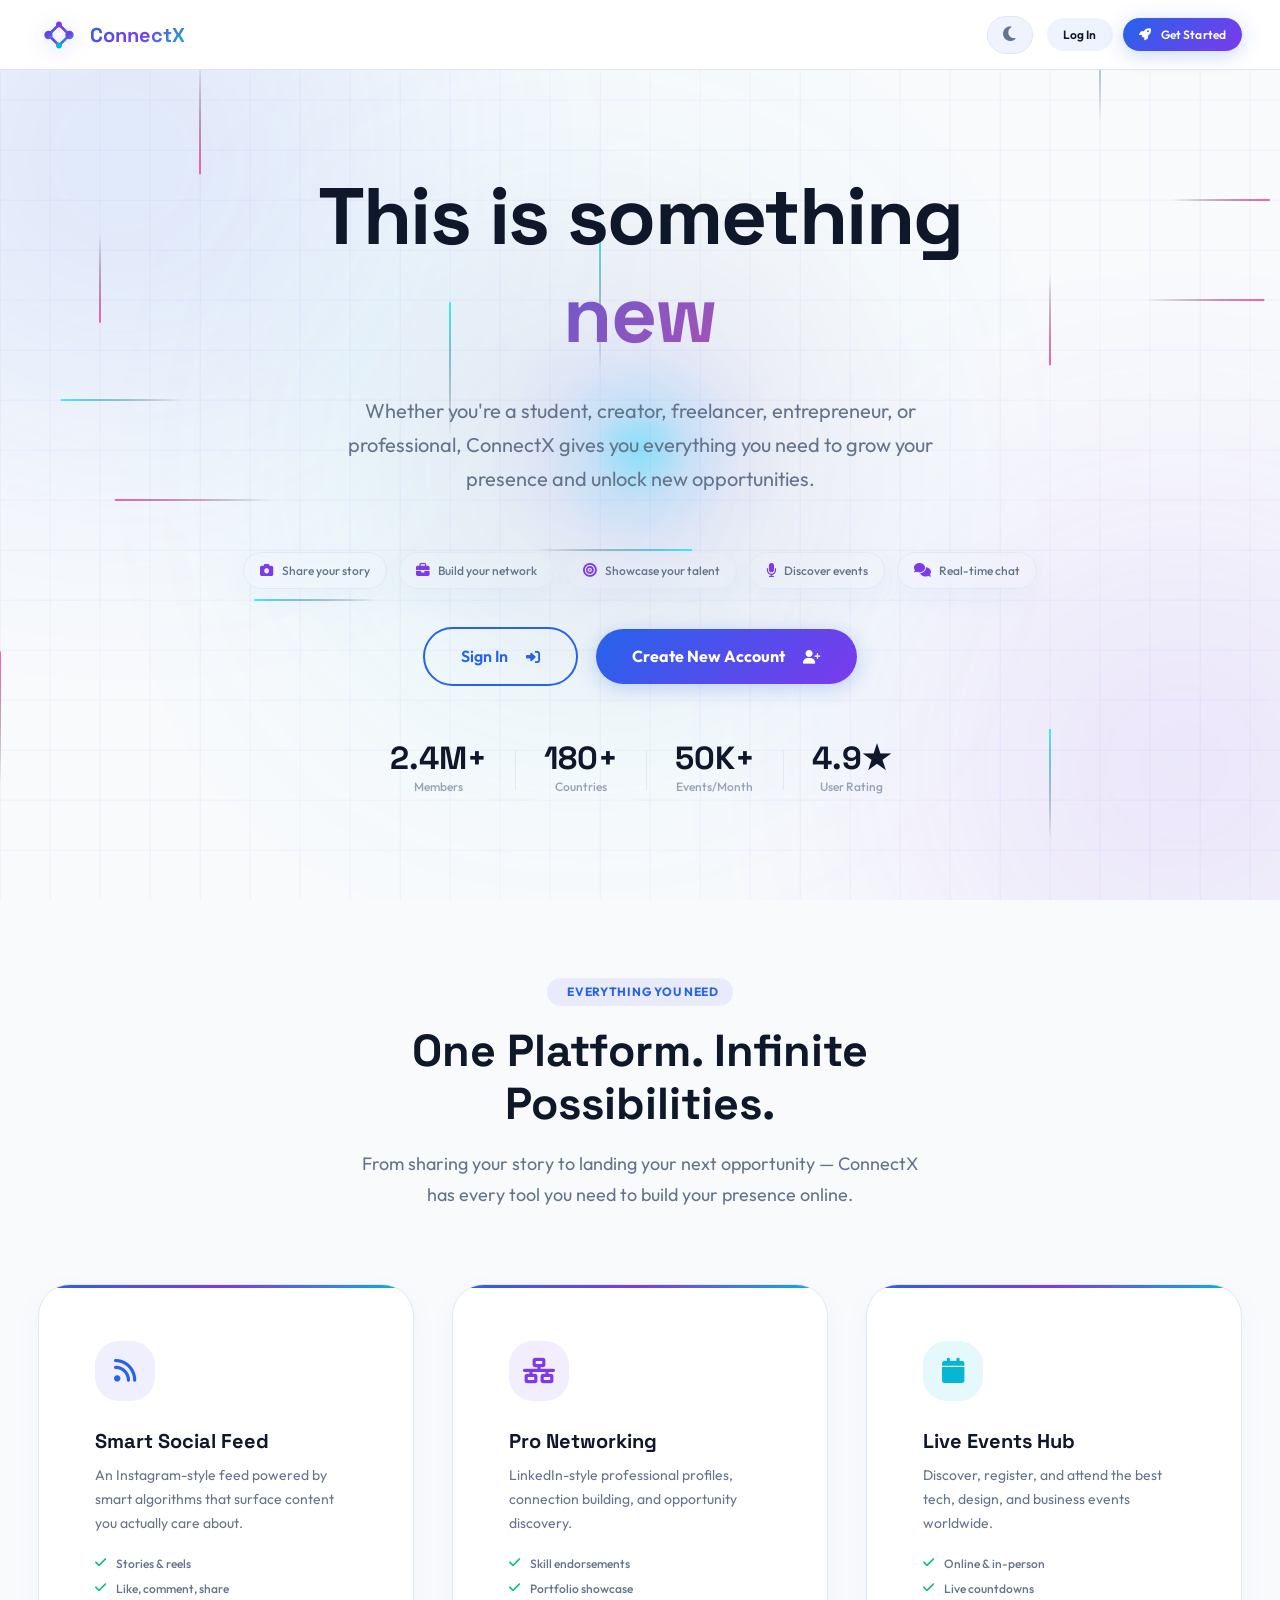
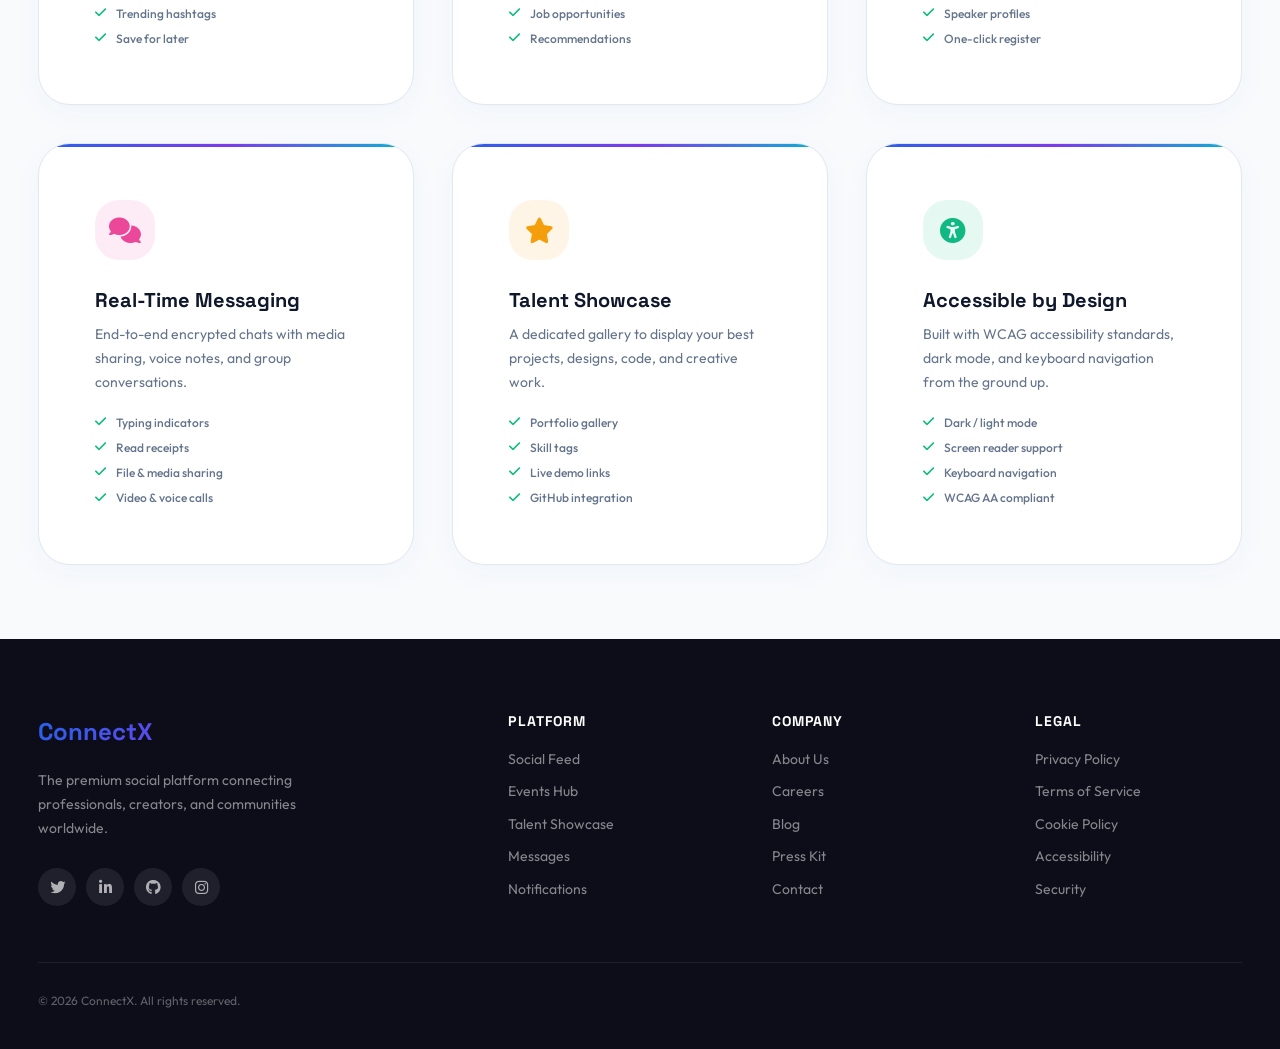
<file: index.html>
<!DOCTYPE html>
<html lang="en" data-theme="light">

<head>
  <meta charset="UTF-8">
  <meta name="viewport" content="width=device-width, initial-scale=1.0">
  <meta name="description"
    content="ConnectX — The premium social platform connecting professionals, creators, and communities worldwide.">
  <meta name="keywords" content="social network, professional networking, community, events, talent">
  <meta name="theme-color" content="#6366f1">
  <title>ConnectX — Connect. Create. Grow.</title>

  <!-- Favicons -->
  <link rel="icon" type="image/png" href="images/logo.png">

  <!-- Google Fonts -->
  <link rel="preconnect" href="https://fonts.googleapis.com">
  <link rel="preconnect" href="https://fonts.gstatic.com" crossorigin>
  <link
    href="https://fonts.googleapis.com/css2?family=Inter:wght@300;400;500;600;700;800;900&family=Poppins:wght@400;500;600;700;800&display=swap"
    rel="stylesheet">

  <!-- Font Awesome -->
  <link rel="stylesheet" href="https://cdnjs.cloudflare.com/ajax/libs/font-awesome/6.5.0/css/all.min.css">

  <!-- CSS -->
  <link rel="stylesheet" href="css/style.css">
  <link rel="stylesheet" href="css/responsive.css">

  <style>
    /* ── Landing Page Specific Styles ── */

    /* Navbar */
    .landing-nav {
      position: fixed;
      top: 0;
      left: 0;
      right: 0;
      height: 70px;
      background: var(--surface-card);
      backdrop-filter: var(--glass-blur);
      -webkit-backdrop-filter: var(--glass-blur);
      border-bottom: 1px solid var(--border-color);
      z-index: var(--z-sticky);
      transition: all var(--transition-base);
    }

    .landing-nav.scrolled {
      box-shadow: var(--shadow-card);
      background: var(--surface-overlay);
    }

    .nav-inner {
      max-width: 1280px;
      margin: 0 auto;
      padding: 0 var(--space-xl);
      height: 100%;
      display: flex;
      align-items: center;
      justify-content: space-between;
      gap: var(--space-lg);
    }

    .nav-brand {
      display: flex;
      align-items: center;
      gap: var(--space-sm);
      text-decoration: none;
    }

    .nav-logo {
      width: 40px;
      height: 40px;
      border-radius: var(--radius-md);
      object-fit: cover;
    }

    .nav-brand-name {
      font-family: var(--font-heading);
      font-size: var(--fs-lg);
      font-weight: var(--fw-extrabold);
      background: var(--gradient-main);
      -webkit-background-clip: text;
      -webkit-text-fill-color: transparent;
      background-clip: text;
    }

    .nav-links-landing {
      display: flex;
      align-items: center;
      gap: 4px;
    }

    .nav-link {
      padding: 8px 14px;
      border-radius: var(--radius-sm);
      font-size: var(--fs-sm);
      font-weight: var(--fw-medium);
      color: var(--text-secondary);
      text-decoration: none;
      transition: all var(--transition-base);
      display: flex;
      align-items: center;
      gap: 6px;
      cursor: pointer;
      background: none;
      border: none;
      font-family: var(--font-main);
    }

    .nav-link:hover {
      background: var(--surface-hover);
      color: var(--color-primary);
    }

    .nav-actions {
      display: flex;
      align-items: center;
      gap: var(--space-sm);
    }

    /* ── Hero Section ── */
    .hero {
      min-height: 100vh;
      background: radial-gradient(circle 100px at var(--mouse-x, 50%) var(--mouse-y, 50%), rgba(0, 240, 255, 0.35) 0%, rgba(0, 240, 255, 0.08) 50%, transparent 100%), radial-gradient(circle 300px at var(--mouse-x, 50%) var(--mouse-y, 50%), rgba(124, 58, 237, 0.16) 0%, rgba(255, 46, 147, 0.04) 50%, transparent 100%), var(--surface-bg);
      position: relative;
      display: flex;
      align-items: center;
      overflow: hidden;
      padding-top: 70px;
      transition: background 0.1s ease;
    }

    /* Floating UI cards */
    .hero-float-cards {
      position: absolute;
      inset: 0;
      pointer-events: none;
    }

    .float-card {
      position: absolute;
      background: rgba(255, 255, 255, 0.04);
      backdrop-filter: var(--glass-blur-light);
      -webkit-backdrop-filter: var(--glass-blur-light);
      border: 1px solid rgba(255, 255, 255, 0.08);
      border-radius: var(--radius-lg);
      padding: var(--space-md) var(--space-lg);
      color: #fff;
      font-size: var(--fs-xs);
      font-weight: var(--fw-semibold);
      display: flex;
      align-items: center;
      gap: var(--space-sm);
      animation: float 6s ease-in-out infinite;
      box-shadow: 0 10px 40px rgba(0, 0, 0, 0.30);
      transition: all var(--transition-base);
    }

    .float-card-1 {
      top: 20%;
      left: 5%;
      animation-delay: 0s;
    }

    .float-card-2 {
      top: 60%;
      left: 3%;
      animation-delay: 1.5s;
    }

    .float-card-3 {
      top: 15%;
      right: 5%;
      animation-delay: 0.8s;
    }

    .float-card-4 {
      top: 55%;
      right: 3%;
      animation-delay: 2.2s;
    }

    .float-card-5 {
      bottom: 20%;
      left: 30%;
      animation-delay: 3s;
    }

    .float-card i {
      font-size: 1.1rem;
      color: var(--color-accent);
    }

    /* Hero Content */
    .hero-content {
      position: relative;
      z-index: 1;
      max-width: 1280px;
      margin: 0 auto;
      padding: var(--space-3xl) var(--space-xl);
      text-align: center;
    }

    .hero-badge {
      display: inline-flex;
      align-items: center;
      gap: var(--space-sm);
      padding: 6px 18px;
      background: rgba(124, 58, 237, 0.06);
      border: 1px solid rgba(124, 58, 237, 0.15);
      border-radius: var(--radius-full);
      color: var(--color-primary);
      font-size: var(--fs-xs);
      font-weight: var(--fw-semibold);
      margin-bottom: var(--space-xl);
      letter-spacing: 0.04em;
    }

    .hero-badge i {
      color: #f59e0b;
    }

    .hero-title {
      font-family: var(--font-heading);
      font-size: clamp(2.5rem, 7vw, 5rem);
      font-weight: var(--fw-extrabold);
      color: var(--text-primary);
      line-height: 1.08;
      margin-bottom: var(--space-lg);
      letter-spacing: -0.02em;
    }

    .hero-title .accent {
      background: linear-gradient(135deg, var(--color-primary), var(--color-accent-pink));
      -webkit-background-clip: text;
      -webkit-text-fill-color: transparent;
      background-clip: text;
    }

    .hero-subtitle {
      font-size: clamp(1rem, 2.5vw, 1.25rem);
      color: var(--text-secondary);
      max-width: 640px;
      margin: 0 auto var(--space-2xl);
      line-height: 1.7;
    }

    .hero-buttons {
      display: flex;
      align-items: center;
      justify-content: center;
      gap: var(--space-md);
      flex-wrap: wrap;
      margin-bottom: var(--space-2xl);
    }

    .btn-hero-primary {
      padding: 15px 36px;
      border-radius: var(--radius-full);
      background: var(--gradient-button);
      color: #fff;
      font-size: var(--fs-base);
      font-weight: var(--fw-bold);
      text-decoration: none;
      display: inline-flex;
      align-items: center;
      gap: var(--space-sm);
      transition: all var(--transition-spring);
      box-shadow: var(--shadow-button);
    }

    .btn-hero-primary:hover {
      transform: translateY(-3px) scale(1.03);
      box-shadow: 0 10px 30px rgba(124, 58, 237, 0.45);
      color: #fff;
    }

    .btn-hero-outline {
      padding: 15px 36px;
      border-radius: var(--radius-full);
      background: transparent;
      color: var(--color-primary);
      font-size: var(--fs-base);
      font-weight: var(--fw-semibold);
      border: 2px solid var(--color-primary);
      text-decoration: none;
      display: inline-flex;
      align-items: center;
      gap: var(--space-sm);
      transition: all var(--transition-base);
    }

    .btn-hero-outline:hover {
      background: rgba(124, 58, 237, 0.08);
      color: var(--color-primary-dark);
      transform: translateY(-2px);
    }

    /* Hero Badges / Social Proof */
    .hero-badges {
      display: flex;
      align-items: center;
      justify-content: center;
      gap: var(--space-lg);
      flex-wrap: wrap;
    }

    .hero-stat {
      display: flex;
      flex-direction: column;
      align-items: center;
    }

    .hero-stat-value {
      font-size: var(--fs-2xl);
      font-weight: var(--fw-extrabold);
      color: var(--text-primary);
      font-family: var(--font-heading);
      line-height: 1;
    }

    .hero-stat-label {
      font-size: var(--fs-xs);
      color: var(--text-muted);
      font-weight: var(--fw-medium);
      margin-top: 3px;
    }

    .hero-stat-sep {
      width: 1px;
      height: 40px;
      background: var(--border-color);
    }

    /* Scroll indicator */
    .scroll-indicator {
      position: absolute;
      bottom: var(--space-xl);
      left: 50%;
      transform: translateX(-50%);
      color: var(--text-muted);
      font-size: 0.8rem;
      display: flex;
      flex-direction: column;
      align-items: center;
      gap: var(--space-sm);
      animation: bounce-dot 2s infinite;
    }

    /* ── Features Section ── */
    .features-section {
      padding: var(--space-3xl) 0;
      background: var(--surface-bg);
    }

    .section-header {
      text-align: center;
      margin-bottom: var(--space-3xl);
    }

    .section-tag {
      display: inline-flex;
      align-items: center;
      gap: 6px;
      padding: 4px 14px;
      background: rgba(99, 102, 241, 0.10);
      color: var(--color-primary);
      border-radius: var(--radius-full);
      font-size: var(--fs-xs);
      font-weight: var(--fw-bold);
      letter-spacing: 0.06em;
      text-transform: uppercase;
      margin-bottom: var(--space-md);
    }

    .section-header h2 {
      font-size: clamp(1.8rem, 4vw, 2.8rem);
      font-weight: var(--fw-extrabold);
      color: var(--text-primary);
      margin-bottom: var(--space-md);
      line-height: 1.2;
    }

    .section-header p {
      color: var(--text-secondary);
      font-size: var(--fs-md);
      max-width: 560px;
      margin: 0 auto;
      line-height: 1.7;
    }

    .features-grid {
      display: grid;
      grid-template-columns: repeat(auto-fit, minmax(280px, 1fr));
      gap: var(--space-xl);
      width: 100%;
    }

    .feature-card {
      background: var(--surface-card);
      border: 1px solid var(--border-card);
      border-radius: var(--radius-xl);
      padding: var(--space-2xl);
      box-shadow: var(--shadow-card);
      transition: all var(--transition-base);
      position: relative;
      overflow: hidden;
    }

    .feature-card::before {
      content: '';
      position: absolute;
      top: 0;
      left: 0;
      right: 0;
      height: 3px;
      background: var(--gradient-main);
    }

    .feature-card:hover {
      box-shadow: var(--shadow-card-hover);
      transform: translateY(-6px);
    }

    .feature-icon {
      width: 60px;
      height: 60px;
      border-radius: var(--radius-lg);
      background: rgba(99, 102, 241, 0.10);
      display: flex;
      align-items: center;
      justify-content: center;
      font-size: 1.6rem;
      margin-bottom: var(--space-lg);
      color: var(--color-primary);
    }

    .feature-title {
      font-size: var(--fs-lg);
      font-weight: var(--fw-bold);
      margin-bottom: var(--space-sm);
      color: var(--text-primary);
    }

    .feature-desc {
      font-size: var(--fs-sm);
      color: var(--text-secondary);
      line-height: 1.7;
    }

    .feature-list {
      margin-top: var(--space-md);
      display: flex;
      flex-direction: column;
      gap: 6px;
    }

    .feature-list-item {
      display: flex;
      align-items: center;
      gap: var(--space-sm);
      font-size: var(--fs-xs);
      color: var(--text-secondary);
      font-weight: var(--fw-medium);
    }

    .feature-list-item i {
      color: #10b981;
      font-size: 0.8rem;
    }

    /* ── Testimonials ── */
    .testimonials-section {
      padding: var(--space-3xl) 0;
      background: linear-gradient(135deg, #faf5ff, #eff6ff);
    }

    [data-theme="dark"] .testimonials-section {
      background: linear-gradient(135deg, #0d0d1a, #13131f);
    }

    .testimonials-grid {
      display: grid;
      grid-template-columns: repeat(3, 1fr);
      gap: var(--space-lg);
    }

    .testimonial-card {
      background: var(--surface-card);
      border: 1px solid var(--border-card);
      border-radius: var(--radius-xl);
      padding: var(--space-xl);
      box-shadow: var(--shadow-card);
      transition: all var(--transition-base);
      position: relative;
    }

    .testimonial-card:hover {
      box-shadow: var(--shadow-card-hover);
      transform: translateY(-4px);
    }

    .testimonial-quote-icon {
      font-size: 3rem;
      color: var(--color-primary);
      opacity: 0.15;
      font-family: Georgia, serif;
      line-height: 1;
      margin-bottom: var(--space-sm);
    }

    .testimonial-text {
      font-size: var(--fs-sm);
      color: var(--text-secondary);
      line-height: 1.75;
      margin-bottom: var(--space-lg);
      font-style: italic;
    }

    .testimonial-user {
      display: flex;
      align-items: center;
      gap: var(--space-md);
    }

    .testimonial-name {
      font-size: var(--fs-sm);
      font-weight: var(--fw-bold);
      color: var(--text-primary);
    }

    .testimonial-role {
      font-size: var(--fs-xs);
      color: var(--text-muted);
    }

    .testimonial-stars {
      color: #f59e0b;
      font-size: 0.8rem;
      margin-bottom: var(--space-sm);
    }

    /* ── CTA Banner ── */
    .cta-section {
      padding: var(--space-3xl) 0;
      background: var(--gradient-hero);
      position: relative;
      overflow: hidden;
    }

    .cta-section::before {
      content: '';
      position: absolute;
      inset: 0;
      background: var(--gradient-main);
      opacity: 0.10;
    }

    .cta-content {
      position: relative;
      z-index: 1;
      text-align: center;
      max-width: 680px;
      margin: 0 auto;
      padding: 0 var(--space-xl);
    }

    .cta-content h2 {
      font-size: clamp(1.8rem, 4vw, 3rem);
      font-weight: var(--fw-extrabold);
      color: #fff;
      margin-bottom: var(--space-md);
    }

    .cta-content p {
      color: rgba(255, 255, 255, 0.75);
      font-size: var(--fs-md);
      margin-bottom: var(--space-2xl);
    }

    /* ── Footer ── */
    .landing-footer {
      background: #0d0d1a;
      color: rgba(255, 255, 255, 0.75);
      padding: var(--space-3xl) 0 var(--space-xl);
    }

    .landing-footer-grid {
      display: grid;
      grid-template-columns: 2fr 1fr 1fr 1fr;
      gap: var(--space-2xl);
      margin-bottom: var(--space-2xl);
    }

    .footer-brand-name {
      font-family: var(--font-heading);
      font-size: var(--fs-xl);
      font-weight: var(--fw-extrabold);
      background: var(--gradient-main);
      -webkit-background-clip: text;
      -webkit-text-fill-color: transparent;
      background-clip: text;
      margin-bottom: var(--space-md);
    }

    .footer-brand-desc {
      font-size: var(--fs-sm);
      line-height: 1.7;
      color: rgba(255, 255, 255, 0.50);
      max-width: 280px;
    }

    .footer-socials {
      display: flex;
      flex-wrap: wrap;
      gap: var(--space-sm);
      margin-top: var(--space-lg);
      align-items: center;
    }

    .footer-social-btn {
      width: 38px;
      height: 38px;
      border-radius: var(--radius-full);
      background: rgba(255, 255, 255, 0.08);
      color: rgba(255, 255, 255, 0.65);
      display: flex;
      align-items: center;
      justify-content: center;
      font-size: 0.95rem;
      transition: all var(--transition-base);
      text-decoration: none;
      flex-shrink: 0;
    }

    .footer-social-btn:hover {
      background: var(--color-primary);
      color: #fff;
      transform: translateY(-2px);
    }

    .footer-content {
      display: grid;
      grid-template-columns: repeat(auto-fit, minmax(250px, 1fr));
      gap: var(--space-xl);
    }

    @media (max-width: 576px) {
      .footer-socials {
        justify-content: center;
      }

      .footer-social-btn {
        width: 34px;
        height: 34px;
        font-size: 0.85rem;
      }
    }

    @media (max-width: 480px) {
      .footer-social-btn {
        width: 30px;
        height: 30px;
        font-size: 0.75rem;
      }

      .footer-socials {
        gap: 6px;
      }
    }

    .footer-col h4 {
      font-size: var(--fs-sm);
      font-weight: var(--fw-bold);
      color: #fff;
      margin-bottom: var(--space-md);
      text-transform: uppercase;
      letter-spacing: 0.08em;
    }

    .footer-links {
      display: flex;
      flex-direction: column;
      gap: var(--space-sm);
    }

    .footer-link {
      font-size: var(--fs-sm);
      color: rgba(255, 255, 255, 0.50);
      text-decoration: none;
      transition: color var(--transition-fast);
    }

    .footer-link:hover {
      color: var(--color-primary-light);
    }

    .footer-bottom {
      border-top: 1px solid rgba(255, 255, 255, 0.08);
      padding-top: var(--space-lg);
      display: flex;
      align-items: center;
      justify-content: space-between;
      flex-wrap: wrap;
      gap: var(--space-md);
      font-size: var(--fs-xs);
      color: rgba(255, 255, 255, 0.35);
    }

    /* CONNECTX RESPONSIVE PATCH */
    @media (max-width:1200px) {
      .landing-footer-grid {
        grid-template-columns: repeat(2, 1fr);
      }

      .testimonials-grid {
        grid-template-columns: repeat(2, 1fr);
      }
    }

    @media (max-width:768px) {

      .features-grid,
      .testimonials-grid,
      .landing-footer-grid {
        grid-template-columns: 1fr;
      }

      .hero-buttons {
        flex-direction: column;
        gap: var(--space-sm);
      }

      .footer-socials {
        justify-content: center;
      }

      .btn-hero-primary,
      .btn-hero-outline {
        width: 100%;
        justify-content: center;
        padding: 14px 24px;
        font-size: var(--fs-sm);
      }
    }

    @media (max-width:480px) {

      .btn-hero-primary,
      .btn-hero-outline {
        padding: 12px 20px;
        font-size: var(--fs-xs);
      }

      .hero-stat-sep {
        display: none;
      }

      .hero-badges {
        gap: var(--space-md);
      }
    }

    /* ── Animated Rotating Word Hero Integration ── */
    .hero-badge-btn {
      display: inline-flex;
      align-items: center;
      gap: 8px;
      padding: 8px 18px;
      background: var(--surface-hover);
      border: 1px solid var(--border-color);
      border-radius: var(--radius-full);
      color: var(--text-primary);
      font-size: var(--fs-xs);
      font-weight: var(--fw-semibold);
      margin-bottom: var(--space-xl);
      text-decoration: none;
      transition: all var(--transition-base);
    }
    .hero-badge-btn:hover {
      background: rgba(124, 58, 237, 0.12);
      transform: translateY(-1px);
      color: var(--color-primary);
    }
    .hero-badge-btn i {
      transition: transform var(--transition-fast);
      font-size: 0.75rem;
    }
    .hero-badge-btn:hover i {
      transform: translateX(4px);
    }

    .hero-title {
      display: flex;
      flex-direction: column;
      align-items: center;
      justify-content: center;
      text-align: center;
      gap: 0px;
    }
    .title-top {
      color: var(--text-primary);
    }
    .rotating-word-container {
      position: relative;
      display: block;
      width: 100%;
      height: clamp(3rem, 10vw, 6rem);
      overflow: hidden;
      margin-top: 10px;
    }
    .rotating-word {
      position: absolute;
      left: 0;
      right: 0;
      margin: 0 auto;
      text-align: center;
      font-weight: var(--fw-extrabold);
      font-family: var(--font-heading);
      font-size: 1em; /* Inherits font size clamp from parent! */
      line-height: 1.1;
      background: linear-gradient(135deg, var(--color-primary), var(--color-accent-pink));
      -webkit-background-clip: text;
      -webkit-text-fill-color: transparent;
      background-clip: text;
      opacity: 0;
      transform: translateY(150px);
      transition: transform 0.6s cubic-bezier(0.34, 1.56, 0.64, 1), opacity 0.4s ease;
    }
    .rotating-word.active {
      transform: translateY(0);
      opacity: 1;
      z-index: 2;
    }
    .rotating-word.passed {
      transform: translateY(-150px);
      opacity: 0;
      z-index: 1;
    }
    .rotating-word.upcoming {
      transform: translateY(150px);
      opacity: 0;
      z-index: 1;
    }

    /* ── Hero Custom Featured Bullets Row ── */
    .hero-features-list {
      display: flex;
      flex-wrap: wrap;
      justify-content: center;
      gap: 12px;
      margin: 0 auto var(--space-xl);
      max-width: 800px;
      z-index: 2;
      position: relative;
    }
    .hero-feature-item {
      display: inline-flex;
      align-items: center;
      gap: 8px;
      padding: 8px 16px;
      background: rgba(255, 255, 255, 0.03);
      border: 1px solid var(--border-color);
      border-radius: var(--radius-full);
      color: var(--text-secondary);
      font-size: var(--fs-xs);
      font-weight: var(--fw-medium);
      transition: all var(--transition-fast);
      box-shadow: var(--shadow-neu);
      backdrop-filter: var(--glass-blur-light);
      -webkit-backdrop-filter: var(--glass-blur-light);
    }
    .hero-feature-item:hover {
      background: var(--surface-hover);
      color: var(--color-primary);
      transform: translateY(-2px);
      border-color: var(--color-primary-light);
      box-shadow: 0 4px 15px rgba(124, 58, 237, 0.15);
    }
    .hero-feature-item i {
      color: var(--color-secondary);
      font-size: 0.85rem;
      transition: transform var(--transition-fast);
    }
    .hero-feature-item:hover i {
      transform: scale(1.15);
    }

    /* ── Background Path SVG Flow Animation ── */
    @keyframes pathFlow {
      0% {
        stroke-dashoffset: 600;
      }
      100% {
        stroke-dashoffset: 0;
      }
    }

    /* ── Theme Toggle Button ── */
    #theme-toggle {
      position: relative;
      margin-right: 4px;
      display: inline-flex;
      align-items: center;
      justify-content: center;
      width: 38px;
      height: 38px;
      border-radius: var(--radius-full);
      background: var(--surface-hover);
      color: var(--text-secondary);
      border: 1px solid var(--border-color);
      transition: all var(--transition-base);
    }
    
    #theme-toggle:hover {
      background: var(--color-primary);
      color: #fff;
      transform: translateY(-2px);
      box-shadow: 0 4px 12px rgba(124, 58, 237, 0.2);
    }

    #theme-toggle .theme-icon-moon {
      font-size: 1.05rem;
      transition: transform 0.4s cubic-bezier(0.34, 1.56, 0.64, 1), opacity 0.3s ease;
      opacity: 1;
      transform: scale(1) rotate(0deg);
    }

    #theme-toggle .theme-icon-sun {
      font-size: 1.05rem;
      position: absolute;
      transition: transform 0.4s cubic-bezier(0.34, 1.56, 0.64, 1), opacity 0.3s ease;
      opacity: 0;
      transform: scale(0) rotate(90deg);
    }

    [data-theme="dark"] #theme-toggle .theme-icon-moon {
      opacity: 0;
      transform: scale(0) rotate(-90deg);
    }

    [data-theme="dark"] #theme-toggle .theme-icon-sun {
      opacity: 1;
      transform: scale(1) rotate(0deg);
    }
  </style>
</head>

<body>

  <!-- Skip Navigation -->
  <a href="#main-content" class="skip-link">Skip to main content</a>

  <!-- ════════════════════════════════════════════
     NAVBAR
════════════════════════════════════════════ -->
  <nav class="landing-nav" role="navigation" aria-label="Main navigation" id="landing-nav">
    <div class="nav-inner">
      <!-- Brand -->
      <a href="index.html" class="nav-brand" aria-label="ConnectX home">
        <svg class="connectx-logo-svg" viewBox="0 0 100 100" xmlns="http://www.w3.org/2000/svg" aria-hidden="true">
          <defs>
            <linearGradient id="logoGrad" x1="0%" y1="0%" x2="100%" y2="100%">
              <stop offset="0%" stop-color="#2563EB" />
              <stop offset="50%" stop-color="#7C3AED" />
              <stop offset="100%" stop-color="#06B6D4" />
            </linearGradient>
          </defs>
          <line x1="25" y1="50" x2="75" y2="50" stroke="url(#logoGrad)" stroke-width="8" stroke-dasharray="2 2"
            stroke-linecap="round" />
          <path d="M25 50 L50 25 L75 50 L50 75 Z" fill="none" stroke="url(#logoGrad)" stroke-width="6"
            stroke-linejoin="round" />
          <circle cx="25" cy="50" r="10" fill="url(#logoGrad)" />
          <circle cx="75" cy="50" r="10" fill="url(#logoGrad)" />
          <circle cx="50" cy="25" r="7" fill="#7C3AED" />
          <circle cx="50" cy="75" r="7" fill="#06B6D4" />
          <text x="50" y="56" font-family="'Poppins', sans-serif" font-weight="900" font-size="18" fill="#fff"
            text-anchor="middle">X</text>
        </svg>
        <span class="nav-brand-name">ConnectX</span>
      </a>


      <!-- Actions -->
      <div class="nav-actions">
        <button id="theme-toggle" class="btn" aria-label="Toggle Theme">
          <i class="fas fa-moon theme-icon-moon"></i>
          <i class="fas fa-sun theme-icon-sun"></i>
        </button>
        <a href="login.html" class="btn btn-ghost btn-sm" aria-label="Log in to ConnectX">
          Log In
        </a>
        <a href="signup.html" class="btn btn-primary btn-sm" aria-label="Sign up for ConnectX">
          <i class="fas fa-rocket"></i> Get Started
        </a>
      </div>
    </div>
  </nav>

  <!-- ════════════════════════════════════════════
     HERO SECTION
════════════════════════════════════════════ -->
  <main id="main-content">
    <section class="hero" aria-labelledby="hero-heading">
      <!-- Wireframe Grid Background & Ambient Cosmic Glows -->
      <div class="tech-grid-bg"></div>
      <div class="ambient-glow ambient-purple" style="top: -10%; left: -10%; width: 500px; height: 500px;"></div>
      <div class="ambient-glow ambient-pink" style="bottom: -10%; right: -10%; width: 450px; height: 450px;"></div>
      <div class="ambient-glow ambient-cyan" style="top: 30%; left: 30%; width: 400px; height: 400px;"></div>

      <!-- Laser Grid Canvas Background Animation (Forced Light Mode, Neon Brand Pulses) -->
      <canvas id="laser-grid-canvas" style="position: absolute; top: 0; left: 0; width: 100%; height: 100%; pointer-events: none; z-index: 0;"></canvas>

      <!-- Hero Content -->
      <div class="hero-content">
        <h1 class="hero-title" id="hero-heading">
          <span class="title-top">This is something</span>
          <span class="rotating-word-container">
            <span class="rotating-word active">amazing</span>
            <span class="rotating-word">new</span>
            <span class="rotating-word">wonderful</span>
            <span class="rotating-word">beautiful</span>
            <span class="rotating-word">smart</span>
          </span>
        </h1>

        <p class="hero-subtitle">
          Whether you're a student, creator, freelancer, entrepreneur, or professional, ConnectX gives you everything you need to grow your presence and unlock new opportunities.
        </p>

        <div class="hero-features-list">
          <span class="hero-feature-item"><i class="fa-solid fa-camera"></i> Share your story</span>
          <span class="hero-feature-item"><i class="fa-solid fa-briefcase"></i> Build your network</span>
          <span class="hero-feature-item"><i class="fa-solid fa-bullseye"></i> Showcase your talent</span>
          <span class="hero-feature-item"><i class="fa-solid fa-microphone"></i> Discover events</span>
          <span class="hero-feature-item"><i class="fa-solid fa-comments"></i> Real-time chat</span>
        </div>

        <div class="hero-buttons">
          <a href="login.html" class="btn-hero-outline" aria-label="Sign In to ConnectX">
            Sign In <i class="fa-solid fa-right-to-bracket" style="margin-left: 8px; font-size: var(--fs-sm);"></i>
          </a>
          <a href="signup.html" class="btn-hero-primary" aria-label="Create New ConnectX Account">
            Create New Account <i class="fa-solid fa-user-plus" style="margin-left: 8px; font-size: var(--fs-sm);"></i>
          </a>
        </div>

        <!-- Social Proof Stats -->
        <div class="hero-badges" role="list" aria-label="Platform statistics">
          <div class="hero-stat" role="listitem">
            <span class="hero-stat-value">2.4M+</span>
            <span class="hero-stat-label">Members</span>
          </div>
          <div class="hero-stat-sep" aria-hidden="true"></div>
          <div class="hero-stat" role="listitem">
            <span class="hero-stat-value">180+</span>
            <span class="hero-stat-label">Countries</span>
          </div>
          <div class="hero-stat-sep" aria-hidden="true"></div>
          <div class="hero-stat" role="listitem">
            <span class="hero-stat-value">50K+</span>
            <span class="hero-stat-label">Events/Month</span>
          </div>
          <div class="hero-stat-sep" aria-hidden="true"></div>
          <div class="hero-stat" role="listitem">
            <span class="hero-stat-value">4.9★</span>
            <span class="hero-stat-label">User Rating</span>
          </div>
        </div>
      </div>

    
    </section>

    <!-- ════════════════════════════════════════════
     FEATURES SECTION
════════════════════════════════════════════ -->
    <section class="features-section" id="features" aria-labelledby="features-heading">
      <div class="container">
        <div class="section-header">
          <div class="section-tag"><i class="fas fa-sparkles"></i> Everything You Need</div>
          <h2 id="features-heading">One Platform. Infinite Possibilities.</h2>
          <p>From sharing your story to landing your next opportunity — ConnectX has every tool you need to build your
            presence online.</p>
        </div>

        <div class="features-grid">
          <!-- Feature 1 -->
          <div class="feature-card" tabindex="0" aria-label="Social Feed feature">
            <div class="feature-icon"><i class="fas fa-rss"></i></div>
            <h3 class="feature-title">Smart Social Feed</h3>
            <p class="feature-desc">An Instagram-style feed powered by smart algorithms that surface content you
              actually care about.</p>
            <ul class="feature-list" aria-label="Feature highlights">
              <li class="feature-list-item"><i class="fas fa-check"></i> Stories & reels</li>
              <li class="feature-list-item"><i class="fas fa-check"></i> Like, comment, share</li>
              <li class="feature-list-item"><i class="fas fa-check"></i> Trending hashtags</li>
              <li class="feature-list-item"><i class="fas fa-check"></i> Save for later</li>
            </ul>
          </div>

          <!-- Feature 2 -->
          <div class="feature-card" tabindex="0" aria-label="Professional Networking feature">
            <div class="feature-icon" style="background:rgba(139,92,246,0.10);color:var(--color-secondary);">
              <i class="fas fa-network-wired"></i>
            </div>
            <h3 class="feature-title">Pro Networking</h3>
            <p class="feature-desc">LinkedIn-style professional profiles, connection building, and opportunity
              discovery.</p>
            <ul class="feature-list" aria-label="Feature highlights">
              <li class="feature-list-item"><i class="fas fa-check"></i> Skill endorsements</li>
              <li class="feature-list-item"><i class="fas fa-check"></i> Portfolio showcase</li>
              <li class="feature-list-item"><i class="fas fa-check"></i> Job opportunities</li>
              <li class="feature-list-item"><i class="fas fa-check"></i> Recommendations</li>
            </ul>
          </div>

          <!-- Feature 3 -->
          <div class="feature-card" tabindex="0" aria-label="Live Events feature">
            <div class="feature-icon" style="background:rgba(6,182,212,0.10);color:var(--color-accent);">
              <i class="fa fa-calendar"></i>
            </div>
            <h3 class="feature-title">Live Events Hub</h3>
            <p class="feature-desc">Discover, register, and attend the best tech, design, and business events worldwide.
            </p>
            <ul class="feature-list" aria-label="Feature highlights">
              <li class="feature-list-item"><i class="fas fa-check"></i> Online & in-person</li>
              <li class="feature-list-item"><i class="fas fa-check"></i> Live countdowns</li>
              <li class="feature-list-item"><i class="fas fa-check"></i> Speaker profiles</li>
              <li class="feature-list-item"><i class="fas fa-check"></i> One-click register</li>
            </ul>
          </div>

          <!-- Feature 4 -->
          <div class="feature-card" tabindex="0" aria-label="Messaging feature">
            <div class="feature-icon" style="background:rgba(236,72,153,0.10);color:#ec4899;">
              <i class="fas fa-comments"></i>
            </div>
            <h3 class="feature-title">Real-Time Messaging</h3>
            <p class="feature-desc">End-to-end encrypted chats with media sharing, voice notes, and group conversations.
            </p>
            <ul class="feature-list" aria-label="Feature highlights">
              <li class="feature-list-item"><i class="fas fa-check"></i> Typing indicators</li>
              <li class="feature-list-item"><i class="fas fa-check"></i> Read receipts</li>
              <li class="feature-list-item"><i class="fas fa-check"></i> File & media sharing</li>
              <li class="feature-list-item"><i class="fas fa-check"></i> Video & voice calls</li>
            </ul>
          </div>

          <!-- Feature 5 -->
          <div class="feature-card" tabindex="0" aria-label="Talent Showcase feature">
            <div class="feature-icon" style="background:rgba(245,158,11,0.10);color:#f59e0b;">
              <i class="fas fa-star"></i>
            </div>
            <h3 class="feature-title">Talent Showcase</h3>
            <p class="feature-desc">A dedicated gallery to display your best projects, designs, code, and creative work.
            </p>
            <ul class="feature-list" aria-label="Feature highlights">
              <li class="feature-list-item"><i class="fas fa-check"></i> Portfolio gallery</li>
              <li class="feature-list-item"><i class="fas fa-check"></i> Skill tags</li>
              <li class="feature-list-item"><i class="fas fa-check"></i> Live demo links</li>
              <li class="feature-list-item"><i class="fas fa-check"></i> GitHub integration</li>
            </ul>
          </div>

          <!-- Feature 6 -->
          <div class="feature-card" tabindex="0" aria-label="Dark Mode and Accessibility feature">
            <div class="feature-icon" style="background:rgba(16,185,129,0.10);color:#10b981;">
              <i class="fas fa-universal-access"></i>
            </div>
            <h3 class="feature-title">Accessible by Design</h3>
            <p class="feature-desc">Built with WCAG accessibility standards, dark mode, and keyboard navigation from the
              ground up.</p>
            <ul class="feature-list" aria-label="Feature highlights">
              <li class="feature-list-item"><i class="fas fa-check"></i> Dark / light mode</li>
              <li class="feature-list-item"><i class="fas fa-check"></i> Screen reader support</li>
              <li class="feature-list-item"><i class="fas fa-check"></i> Keyboard navigation</li>
              <li class="feature-list-item"><i class="fas fa-check"></i> WCAG AA compliant</li>
            </ul>
          </div>
        </div>
      </div>
    </section>

    <!-- ════════════════════════════════════════════
     FOOTER
════════════════════════════════════════════ -->
    <footer class="landing-footer" aria-label="Site footer">
      <div class="container">
        <div class="landing-footer-grid">
          <div class="landing-footer-brand">
            <div class="footer-brand-name">ConnectX</div>
            <p class="footer-brand-desc">The premium social platform connecting professionals, creators, and communities
              worldwide.</p>
            <div class="footer-socials" aria-label="Social media links">
              <a href="#" class="footer-social-btn" aria-label="Twitter"><i class="fab fa-twitter"></i></a>
              <a href="#" class="footer-social-btn" aria-label="LinkedIn"><i class="fab fa-linkedin-in"></i></a>
              <a href="#" class="footer-social-btn" aria-label="GitHub"><i class="fab fa-github"></i></a>
              <a href="#" class="footer-social-btn" aria-label="Instagram"><i class="fab fa-instagram"></i></a>
            </div>
          </div>

          <div class="footer-col">
            <h4>Platform</h4>
            <div class="footer-links">
              <a href="#" class="footer-link">Social Feed</a>
              <a href="#" class="footer-link">Events Hub</a>
              <a href="#" class="footer-link">Talent Showcase</a>
              <a href="#" class="footer-link">Messages</a>
              <a href="#" class="footer-link">Notifications</a>
            </div>
          </div>

          <div class="footer-col">
            <h4>Company</h4>
            <div class="footer-links">
              <a href="#" class="footer-link">About Us</a>
              <a href="#" class="footer-link">Careers</a>
              <a href="#" class="footer-link">Blog</a>
              <a href="#" class="footer-link">Press Kit</a>
              <a href="#" class="footer-link">Contact</a>
            </div>
          </div>

          <div class="footer-col">
            <h4>Legal</h4>
            <div class="footer-links">
              <a href="#" class="footer-link">Privacy Policy</a>
              <a href="#" class="footer-link">Terms of Service</a>
              <a href="#" class="footer-link">Cookie Policy</a>
              <a href="#" class="footer-link">Accessibility</a>
              <a href="#" class="footer-link">Security</a>
            </div>
          </div>
        </div>

        <div class="footer-bottom">
          <span>© 2026 ConnectX. All rights reserved.</span>
        </div>
      </div>
    </footer>
  </main>

  <!-- JS -->
  <script src="js/app.js"></script>
  <script>
    // Navbar scroll effect
    const nav = document.getElementById('landing-nav');
    window.addEventListener('scroll', () => {
      nav.classList.toggle('scrolled', window.scrollY > 20);
    });

    // Smooth scroll for nav links
    document.querySelectorAll('a[href^="#"]').forEach(link => {
      link.addEventListener('click', (e) => {
        const target = document.querySelector(link.getAttribute('href'));
        if (target) { e.preventDefault(); target.scrollIntoView({ behavior: 'smooth' }); }
      });
    });

    // Interactive Ambient Spotlight Cursor Follower with Spring Inertia
    const heroSection = document.querySelector('.hero');
    if (heroSection) {
      let mouseX = window.innerWidth / 2;
      let mouseY = window.innerHeight / 2;
      let targetX = mouseX;
      let targetY = mouseY;
      const speed = 0.08; // smooth spring lag factor

      // Initial center position
      heroSection.style.setProperty('--mouse-x', '50%');
      heroSection.style.setProperty('--mouse-y', '50%');

      heroSection.addEventListener('mousemove', (e) => {
        const rect = heroSection.getBoundingClientRect();
        targetX = e.clientX - rect.left;
        targetY = e.clientY - rect.top;
      });

      function updateSpotlight() {
        mouseX += (targetX - mouseX) * speed;
        mouseY += (targetY - mouseY) * speed;
        heroSection.style.setProperty('--mouse-x', `${mouseX}px`);
        heroSection.style.setProperty('--mouse-y', `${mouseY}px`);
        requestAnimationFrame(updateSpotlight);
      }
      requestAnimationFrame(updateSpotlight);
    }

    // Animated Rotating Word Hero
    const words = document.querySelectorAll('.rotating-word');
    if (words.length > 0) {
      let titleNumber = 0;
      const totalWords = words.length;

      function updateWords() {
        words.forEach((word, index) => {
          word.classList.remove('active', 'passed', 'upcoming');
          if (index === titleNumber) {
            word.classList.add('active');
          } else if (titleNumber > index) {
            word.classList.add('passed');
          } else {
            word.classList.add('upcoming');
          }
        });
      }

      // Initialize
      updateWords();

      setInterval(() => {
        if (titleNumber === totalWords - 1) {
          titleNumber = 0;
        } else {
          titleNumber++;
        }
        updateWords();
      }, 2000);
    }

    // Laser Grid Canvas Background Animation (Forced Light Mode, Neon Brand Pulses)
    const canvas = document.getElementById('laser-grid-canvas');
    if (canvas) {
      const ctx = canvas.getContext('2d');
      let width, height;
      const step = 50; // Distance between grid lines
      let pulses = [];
      const maxPulses = 15; // Balanced for high density and zero CPU overhead

      function resize() {
        const rect = canvas.getBoundingClientRect();
        width = rect.width;
        height = rect.height;
        canvas.width = width * window.devicePixelRatio;
        canvas.height = height * window.devicePixelRatio;
        ctx.scale(window.devicePixelRatio, window.devicePixelRatio);
      }

      window.addEventListener('resize', resize);
      resize();

      class LaserPulse {
        constructor() {
          this.reset();
          // Stagger starting progress so not all pulses start at the edge at the same time
          this.progress = Math.random() * (this.dir === 'h' ? width : height);
        }

        reset() {
          this.dir = Math.random() > 0.5 ? 'h' : 'v';
          this.color = Math.random() > 0.5 ? '#00f0ff' : '#ff2e93'; // Neon Cyan or Cyber Pink brand colors
          this.speed = (Math.random() * 2 + 1.5) * (Math.random() > 0.5 ? 1 : -1);
          this.length = Math.random() * 80 + 80; // Pulse trail length
          
          if (this.dir === 'h') {
            const linesCount = Math.floor(height / step);
            this.lineCoord = Math.floor(Math.random() * linesCount) * step;
            this.progress = this.speed > 0 ? -this.length : width + this.length;
          } else {
            const linesCount = Math.floor(width / step);
            this.lineCoord = Math.floor(Math.random() * linesCount) * step;
            this.progress = this.speed > 0 ? -this.length : height + this.length;
          }
        }

        update() {
          this.progress += this.speed;
          
          // Reset pulse if it travels off screen bounds
          if (this.speed > 0 && this.progress > (this.dir === 'h' ? width : height) + this.length) {
            this.reset();
          } else if (this.speed < 0 && this.progress < -this.length) {
            this.reset();
          }
        }

        draw() {
          ctx.beginPath();
          
          let grad;
          if (this.dir === 'h') {
            grad = ctx.createLinearGradient(this.progress - this.length * Math.sign(this.speed), this.lineCoord, this.progress, this.lineCoord);
            grad.addColorStop(0, 'rgba(0,0,0,0)');
            grad.addColorStop(1, this.color);
            ctx.strokeStyle = grad;
            ctx.lineWidth = 1.5;
            ctx.moveTo(this.progress - this.length * Math.sign(this.speed), this.lineCoord);
            ctx.lineTo(this.progress, this.lineCoord);
          } else {
            grad = ctx.createLinearGradient(this.lineCoord, this.progress - this.length * Math.sign(this.speed), this.lineCoord, this.progress);
            grad.addColorStop(0, 'rgba(0,0,0,0)');
            grad.addColorStop(1, this.color);
            ctx.strokeStyle = grad;
            ctx.lineWidth = 1.5;
            ctx.moveTo(this.lineCoord, this.progress - this.length * Math.sign(this.speed));
            ctx.lineTo(this.lineCoord, this.progress);
          }
          
          ctx.stroke();
        }
      }

      // Initialize laser pulses
      for (let i = 0; i < maxPulses; i++) {
        pulses.push(new LaserPulse());
      }

      function drawGrid() {
        ctx.strokeStyle = 'rgba(124, 58, 237, 0.05)'; // Soft Electric Violet grid lines
        ctx.lineWidth = 0.5;

        // Draw vertical lines
        for (let x = 0; x < width; x += step) {
          ctx.beginPath();
          ctx.moveTo(x, 0);
          ctx.lineTo(x, height);
          ctx.stroke();
        }

        // Draw horizontal lines
        for (let y = 0; y < height; y += step) {
          ctx.beginPath();
          ctx.moveTo(0, y);
          ctx.lineTo(width, y);
          ctx.stroke();
        }
      }

      function animate() {
        if (!canvas.isConnected) return;
        ctx.clearRect(0, 0, width, height);

        // Draw grid structure
        drawGrid();

        // Update and draw glowing laser pulses
        pulses.forEach(pulse => {
          pulse.update();
          pulse.draw();
        });

        requestAnimationFrame(animate);
      }

      animate();
    }

    // Loading Screen Handler
    const loadingScreen = document.getElementById('loading-screen');
    
    // Force scroll to top on reload (manual restoration)
    if ('scrollRestoration' in history) {
      history.scrollRestoration = 'manual';
    }
    window.scrollTo(0, 0);

    // Hide loading screen when page is fully loaded
    window.addEventListener('load', () => {
      window.scrollTo(0, 0);
      setTimeout(() => {
        loadingScreen.classList.add('hidden');
      }, 500); // Small delay for smooth transition
    });

    // Also hide after a maximum of 5 seconds (backup)
    setTimeout(() => {
      loadingScreen.classList.add('hidden');
    }, 5000);
  </script>
</body>

</html>
</file>
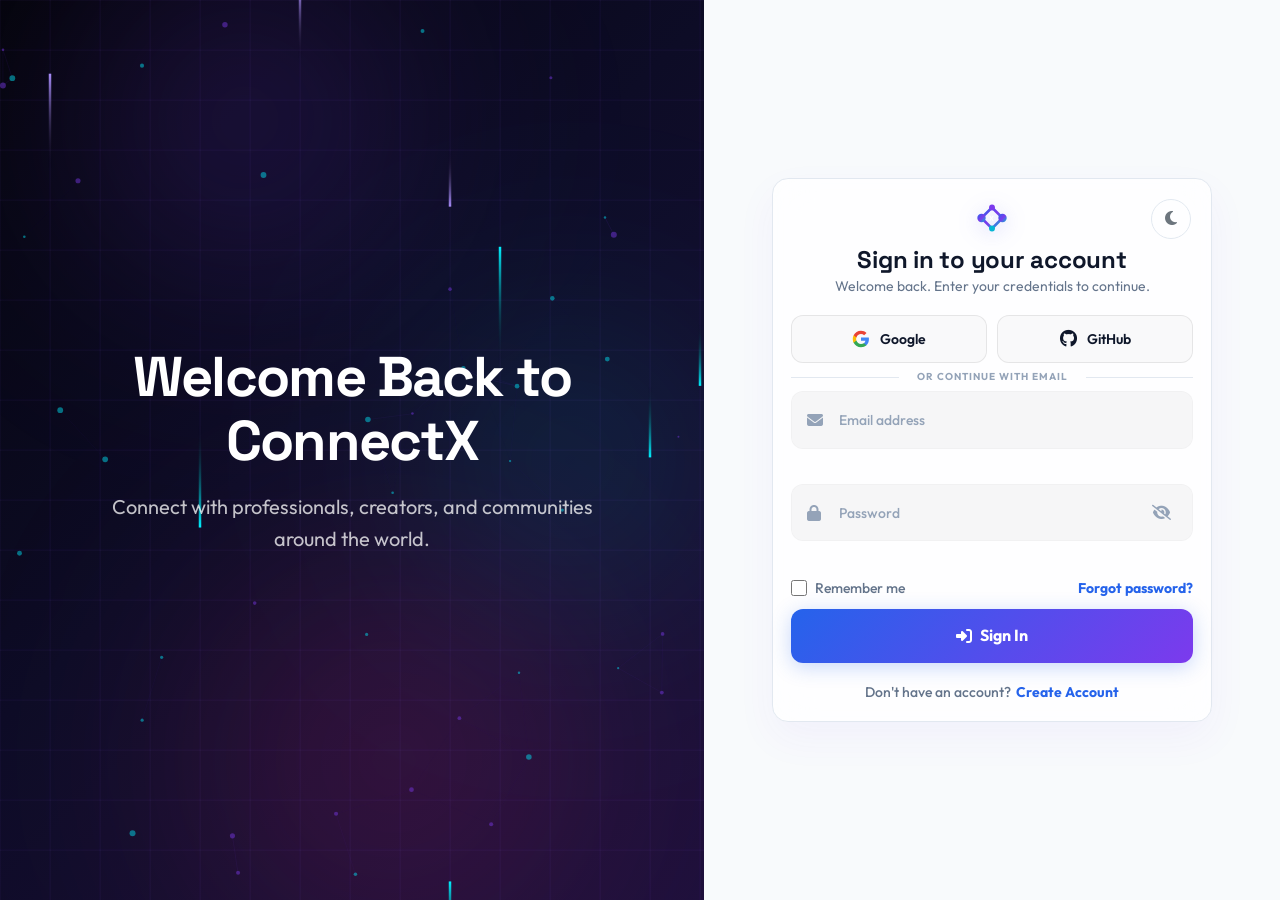
<file: login.html>
<!DOCTYPE html>
<html lang="en" data-theme="light">

<head>
  <meta charset="UTF-8">
  <meta name="viewport" content="width=device-width, initial-scale=1.0">
  <meta name="description" content="Sign in to ConnectX — Access your premium professional social network.">
  <title>Login — ConnectX</title>
  <link rel="icon" type="image/png" href="images/logo.png">

  <!-- Bootstrap 5.3 CSS -->
  <link href="https://cdn.jsdelivr.net/npm/bootstrap@5.3.0/dist/css/bootstrap.min.css" rel="stylesheet">

  <!-- Fonts -->
  <link rel="preconnect" href="https://fonts.googleapis.com">
  <link rel="preconnect" href="https://fonts.gstatic.com" crossorigin>
  <link
    href="https://fonts.googleapis.com/css2?family=Outfit:wght@300;400;500;600;700;800;900&family=Space+Grotesk:wght@400;500;600;700&display=swap"
    rel="stylesheet">

  <!-- Font Awesome 6 -->
  <link rel="stylesheet" href="https://cdnjs.cloudflare.com/ajax/libs/font-awesome/6.5.0/css/all.min.css">

  <link rel="stylesheet" href="css/style.css">
  <link rel="stylesheet" href="css/auth.css">
  <link rel="stylesheet" href="css/responsive.css">
</head>

<body class="auth-page">

  <!-- Skip Link (Accessibility) -->
  <a href="#login-form-element" class="skip-link">Skip to login form</a>

  <div class="container-fluid p-0 auth-split-container">
    <div class="row g-0 w-full min-vh-100 flex-column-reverse flex-lg-row">

      <!-- ════════ LEFT SIDE: ANIMATED GRAPHICS PANEL (55% split) ════════ -->
      <aside class="col-lg-7 d-none d-lg-flex auth-col-graphics auth-graphics-panel bg-login-gradient"
        aria-label="Brand Overview">
        <!-- Rotating Mesh Gradient Blobs -->
        <div class="mesh-blob-container">
          <div class="mesh-blob mesh-blob-1"></div>
          <div class="mesh-blob mesh-blob-2"></div>
          <div class="mesh-blob mesh-blob-3"></div>
        </div>

        <!-- Canvas Grid overlay -->
        <canvas id="login-grid-canvas" class="auth-canvas"></canvas>
        <div class="tech-wireframe-overlay"></div>

        <!-- Floating cards removed -->

        <!-- Heading & Copy (Centered vertically and horizontally) -->
        <div class="graphics-header">
          <h2>Welcome Back to ConnectX</h2>
          <p>Connect with professionals, creators, and communities around the world.</p>
        </div>
      </aside>

      <!-- ════════ RIGHT SIDE: LOGIN FORM PANEL (45% split) ════════ -->
      <main class="col-lg-5 col-12 auth-col-form auth-form-panel" id="login-main">

        <!-- Frosted Glass Form Card -->
        <article class="auth-card">

          <!-- Sleek Theme Toggle Button -->
          <div style="position: absolute; right: 20px; top: 20px; z-index: 10;">
            <button id="theme-toggle-btn" class="btn-icon text-secondary"
              style="border: 1px solid var(--border-color); background: var(--glass-bg);"
              aria-label="Toggle Light and Dark Mode">
              <i class="fas fa-moon"></i>
            </button>
          </div>

          <!-- Form Header -->
          <div class="auth-card-logo-container">
            <!-- ConnectX Premium SVG Logo -->
            <svg class="connectx-logo-svg" viewBox="0 0 100 100" xmlns="http://www.w3.org/2000/svg">
              <defs>
                <linearGradient id="logoGradAuth" x1="0%" y1="0%" x2="100%" y2="100%">
                  <stop offset="0%" stop-color="#2563EB" />
                  <stop offset="50%" stop-color="#7C3AED" />
                  <stop offset="100%" stop-color="#06B6D4" />
                </linearGradient>
              </defs>
              <line x1="25" y1="50" x2="75" y2="50" stroke="url(#logoGradAuth)" stroke-width="8" stroke-dasharray="2 2"
                stroke-linecap="round" />
              <path d="M25 50 L50 25 L75 50 L50 75 Z" fill="none" stroke="url(#logoGradAuth)" stroke-width="6"
                stroke-linejoin="round" />
              <circle cx="25" cy="50" r="10" fill="url(#logoGradAuth)" />
              <circle cx="75" cy="50" r="10" fill="url(#logoGradAuth)" />
              <circle cx="50" cy="25" r="7" fill="#7C3AED" />
              <circle cx="50" cy="75" r="7" fill="#06B6D4" />
              <text x="50" y="56" font-family="'Space Grotesk', sans-serif" font-weight="900" font-size="18" fill="#fff"
                text-anchor="middle">X</text>
            </svg>
          </div>

          <h1 class="auth-card-title">Sign in to your account</h1>
          <p class="auth-card-desc">Welcome back. Enter your credentials to continue.</p>

          <!-- OAuth Social buttons -->
          <div class="oauth-group">
            <button class="btn-oauth" type="button" aria-label="Continue with Google">
              <svg width="18" height="18" viewBox="0 0 24 24" aria-hidden="true">
                <path fill="#4285F4"
                  d="M22.56 12.25c0-.78-.07-1.53-.2-2.25H12v4.26h5.92c-.26 1.37-1.04 2.53-2.21 3.31v2.77h3.57c2.08-1.92 3.28-4.74 3.28-8.09z" />
                <path fill="#34A853"
                  d="M12 23c2.97 0 5.46-.98 7.28-2.66l-3.57-2.77c-.98.66-2.23 1.06-3.71 1.06-2.86 0-5.29-1.93-6.16-4.53H2.18v2.84C3.99 20.53 7.7 23 12 23z" />
                <path fill="#FBBC05"
                  d="M5.84 14.09c-.22-.66-.35-1.36-.35-2.09s.13-1.43.35-2.09V7.07H2.18C1.43 8.55 1 10.22 1 12s.43 3.45 1.18 4.93l2.85-2.22.81-.62z" />
                <path fill="#EA4335"
                  d="M12 5.38c1.62 0 3.06.56 4.21 1.64l3.15-3.15C17.45 2.09 14.97 1 12 1 7.7 1 3.99 3.47 2.18 7.07l3.66 2.84c.87-2.6 3.3-4.53 6.16-4.53z" />
              </svg>
              <span>Google</span>
            </button>

            <button class="btn-oauth" type="button" aria-label="Continue with GitHub">
              <i class="fab fa-github"></i>
              <span>GitHub</span>
            </button>
          </div>

          <!-- Divider -->
          <div class="auth-text-divider" aria-hidden="true">or continue with email</div>

          <!-- Login Form element -->
          <form id="login-form" novalidate aria-label="Login credentials form">

            <!-- Email Field -->
            <div class="auth-form-group">
              <div class="auth-field-wrapper">
                <i class="fas fa-envelope auth-input-icon" aria-hidden="true"></i>
                <input type="email" id="login-email" name="email" placeholder="Email address" autocomplete="email"
                  required aria-required="true" aria-describedby="email-error">
                <label for="login-email">Email address</label>
              </div>
              <div class="auth-field-error" id="email-error" role="alert" aria-live="polite">
                <i class="fas fa-exclamation-circle" aria-hidden="true"></i>
                <span>Email is required</span>
              </div>
            </div>

            <!-- Password Field -->
            <div class="auth-form-group">
              <div class="auth-field-wrapper">
                <i class="fas fa-lock auth-input-icon" aria-hidden="true"></i>
                <input type="password" id="login-password" name="password" placeholder="Password"
                  autocomplete="current-password" required aria-required="true" aria-describedby="password-error">
                <label for="login-password">Password</label>
                <button type="button" class="auth-pw-toggle fas fa-eye-slash" id="toggle-login-pw"
                  aria-label="Toggle password visibility"></button>
              </div>
              <div class="auth-field-error" id="password-error" role="alert" aria-live="polite">
                <i class="fas fa-exclamation-circle" aria-hidden="true"></i>
                <span>Password is required</span>
              </div>
            </div>

            <!-- Options bar -->
            <div class="auth-options-bar">
              <label class="auth-checkbox-label">
                <input type="checkbox" id="remember-me" name="remember">
                <span>Remember me</span>
              </label>

              <a href="#" class="auth-forgot-link" id="forgot-password-link" aria-label="Reset your password">Forgot
                password?</a>
            </div>

            <!-- Submit Button -->
            <button type="submit" class="btn-auth-submit" id="login-btn" aria-label="Sign in to your account">
              <span class="submit-text"><i class="fas fa-sign-in-alt" aria-hidden="true"></i> Sign In</span>
              <div class="submit-loader" role="status" aria-label="Signing in..."></div>
            </button>

          </form>

          <!-- Switch to signup -->
          <footer class="auth-switch-footer">
            <span>Don't have an account?</span>
            <a href="signup.html" aria-label="Create a new ConnectX account">Create Account</a>
          </footer>

        </article>

      </main>
    </div>
  </div>

  <!-- Global Application and Auth JS -->
  <script src="js/app.js"></script>
  <script src="js/auth.js"></script>

  <!-- Login Background Grid Particle Canvas Script -->
  <script>
    document.addEventListener('DOMContentLoaded', () => {
      // Spotlight trailing mouse background
      const inputs = document.querySelectorAll('.auth-field-wrapper input');
      const body = document.body;

      function hasData() {
        let filled = false;
        inputs.forEach(input => {
          if (input.value.trim() !== '') filled = true;
        });
        return filled;
      }

      let mouseX = window.innerWidth / 2;
      let mouseY = window.innerHeight / 2;
      let targetX = mouseX;
      let targetY = mouseY;
      const speed = 0.08;

      body.style.setProperty('--mouse-x', '50%');
      body.style.setProperty('--mouse-y', '50%');

      body.addEventListener('mousemove', (e) => {
        targetX = e.clientX;
        targetY = e.clientY;
        if (!hasData()) {
          body.classList.add('moving-bg');
        } else {
          body.classList.remove('moving-bg');
        }
      });

      inputs.forEach(input => {
        input.addEventListener('input', () => {
          if (hasData()) {
            body.classList.remove('moving-bg');
          } else {
            body.classList.add('moving-bg');
          }
        });
      });

      function updateSpotlight() {
        if (!hasData()) {
          mouseX += (targetX - mouseX) * speed;
          mouseY += (targetY - mouseY) * speed;
          body.style.setProperty('--mouse-x', `${mouseX}px`);
          body.style.setProperty('--mouse-y', `${mouseY}px`);
        }
        requestAnimationFrame(updateSpotlight);
      }
      requestAnimationFrame(updateSpotlight);

      // Interactive perspective grid + network nodes canvas animation
      // Interactive laser-grid background animation
      const canvas = document.getElementById('login-grid-canvas');
      if (canvas) {
        const ctx = canvas.getContext('2d');
        let width, height;
        let linesX = [];
        let linesY = [];
        let pulses = [];
        let particles = [];

        class Particle {
          constructor() {
            this.reset();
            this.x = Math.random() * width;
            this.y = Math.random() * height;
          }
          reset() {
            this.vx = (Math.random() - 0.5) * 0.4;
            this.vy = (Math.random() - 0.5) * 0.4;
            this.r = Math.random() * 2 + 1;
            this.color = Math.random() > 0.5 ? 'rgba(0, 240, 255, 0.45)' : 'rgba(124, 58, 237, 0.45)';
          }
          update() {
            this.x += this.vx;
            this.y += this.vy;
            if (this.x < 0 || this.x > width) this.vx *= -1;
            if (this.y < 0 || this.y > height) this.vy *= -1;
          }
          draw() {
            ctx.beginPath();
            ctx.arc(this.x, this.y, this.r, 0, Math.PI * 2);
            ctx.fillStyle = this.color;
            ctx.fill();
          }
        }

        function resize() {
          const dpr = window.devicePixelRatio || 1;
          width = canvas.parentElement.clientWidth;
          height = canvas.parentElement.clientHeight;
          canvas.width = width * dpr;
          canvas.height = height * dpr;
          ctx.scale(dpr, dpr);
          
          // Re-generate grid lines
          linesX = [];
          linesY = [];
          const spacing = 50;
          for (let x = 0; x < width; x += spacing) linesX.push(x);
          for (let y = 0; y < height; y += spacing) linesY.push(y);

          // Re-generate particles
          particles = [];
          const particleCount = Math.min(45, Math.floor((width * height) / 8000));
          for (let i = 0; i < particleCount; i++) {
            particles.push(new Particle());
          }
        }
        window.addEventListener('resize', resize);
        resize();

        class LaserPulse {
          constructor() {
            this.reset();
            // Stagger initial Y positions so they don't fall in sync on load
            this.y = Math.random() * height;
          }
          reset() {
            this.horizontal = Math.random() > 0.5;
            if (this.horizontal) {
              this.y = linesY[Math.floor(Math.random() * linesY.length)] || 0;
              this.direction = Math.random() > 0.5 ? 1 : -1;
              this.x = this.direction > 0 ? -100 : width + 100;
              this.speed = Math.random() * 2 + 1.2;
            } else {
              this.x = linesX[Math.floor(Math.random() * linesX.length)] || 0;
              this.direction = Math.random() > 0.5 ? 1 : -1;
              this.y = this.direction > 0 ? -100 : height + 100;
              this.speed = Math.random() * 2 + 1.2;
            }
            this.color = Math.random() > 0.5 ? '#00f0ff' : '#a78bfa'; // brand cyan/purple
            this.length = Math.random() * 80 + 40;
          }
          update() {
            if (this.horizontal) {
              this.x += this.speed * this.direction;
              if ((this.direction > 0 && this.x > width + 100) || (this.direction < 0 && this.x < -100)) {
                this.reset();
              }
            } else {
              this.y += this.speed * this.direction;
              if ((this.direction > 0 && this.y > height + 100) || (this.direction < 0 && this.y < -100)) {
                this.reset();
              }
            }
          }
          draw() {
            const grad = ctx.createLinearGradient(
              this.x, this.y,
              this.horizontal ? this.x - this.length * this.direction : this.x,
              this.horizontal ? this.y : this.y - this.length * this.direction
            );
            grad.addColorStop(0, this.color);
            grad.addColorStop(1, 'transparent');
            ctx.strokeStyle = grad;
            ctx.lineWidth = 2.5; // Slightly thicker for vibrant glow
            ctx.beginPath();
            ctx.moveTo(this.x, this.y);
            ctx.lineTo(
              this.horizontal ? this.x - this.length * this.direction : this.x,
              this.horizontal ? this.y : this.y - this.length * this.direction
            );
            ctx.stroke();
          }
        }

        // Spawn active pulses
        for (let i = 0; i < 15; i++) {
          pulses.push(new LaserPulse());
        }

        function drawGrid() {
          ctx.strokeStyle = 'rgba(124, 58, 237, 0.06)';
          ctx.lineWidth = 1;
          linesX.forEach(x => {
            ctx.beginPath();
            ctx.moveTo(x, 0);
            ctx.lineTo(x, height);
            ctx.stroke();
          });
          linesY.forEach(y => {
            ctx.beginPath();
            ctx.moveTo(0, y);
            ctx.lineTo(width, y);
            ctx.stroke();
          });
        }

        function animate() {
          ctx.clearRect(0, 0, width, height);
          drawGrid();

          // Update & draw particles
          particles.forEach((p1, idx) => {
            p1.update();
            p1.draw();
            // Connections
            for (let j = idx + 1; j < particles.length; j++) {
              const p2 = particles[j];
              const dist = Math.hypot(p1.x - p2.x, p1.y - p2.y);
              if (dist < 100) {
                ctx.strokeStyle = `rgba(124, 58, 237, ${0.18 * (1 - dist / 100)})`;
                ctx.lineWidth = 0.6;
                ctx.beginPath();
                ctx.moveTo(p1.x, p1.y);
                ctx.lineTo(p2.x, p2.y);
                ctx.stroke();
              }
            }
          });

          // Update & draw pulses
          pulses.forEach(p => {
            p.update();
            p.draw();
          });

          requestAnimationFrame(animate);
        }
        animate();
      }

      // Theme toggle functionality
      const themeToggle = document.getElementById('theme-toggle-btn');
      if (themeToggle) {
        const toggleIcon = themeToggle.querySelector('i');

        // Load initial theme state
        const savedTheme = localStorage.getItem('connectx-theme') || 'light';
        document.documentElement.setAttribute('data-theme', savedTheme);
        if (toggleIcon) {
          toggleIcon.className = savedTheme === 'dark' ? 'fas fa-sun' : 'fas fa-moon';
        }

        themeToggle.addEventListener('click', () => {
          const curTheme = document.documentElement.getAttribute('data-theme') || 'light';
          const newTheme = curTheme === 'dark' ? 'light' : 'dark';
          document.documentElement.setAttribute('data-theme', newTheme);
          localStorage.setItem('connectx-theme', newTheme);
          if (toggleIcon) {
            toggleIcon.className = newTheme === 'dark' ? 'fas fa-sun' : 'fas fa-moon';
          }
          App.showToast(`Switched to ${newTheme} mode!`, 'info');
        });
      }
    });
  </script>

  <!-- ════════ FORGOT PASSWORD MODAL ════════ -->
    <div class="modal-overlay" id="forgot-password-modal" role="dialog" aria-modal="true" aria-labelledby="forgot-heading" style="display:none;">
      <div class="modal-box" style="max-width: 440px;">
        <div class="modal-header">
          <h2 class="modal-title" id="forgot-heading" style="font-size: var(--fs-md); font-weight: var(--fw-bold); margin: 0;">Reset Password</h2>
          <button class="modal-close" id="forgot-close" aria-label="Close modal">
            <i class="fas fa-times" aria-hidden="true"></i>
          </button>
        </div>
        <div class="modal-body">
          <!-- Step 1: Enter Email -->
          <div id="forgot-step-1">
            <p style="font-size: var(--fs-xs); color: var(--text-secondary); margin-bottom: var(--space-md);">
              Enter the email address associated with your account and we'll send a 4-digit code to reset your password.
            </p>
            <div class="auth-form-group">
              <div class="auth-field-wrapper no-right-toggle" style="position:relative; margin-bottom: 2px;">
                <i class="fas fa-envelope auth-input-icon" aria-hidden="true" style="position:absolute; left: 16px; top: 50%; transform: translateY(-50%); color: var(--text-muted);"></i>
                <input type="email" id="forgot-email" placeholder="Email address" autocomplete="email" style="width:100%; padding: 12px 16px 12px 42px; border-radius: var(--radius-md); border: 1.5px solid var(--border-color); background: var(--surface-input); color: var(--text-primary);">
              </div>
              <div class="auth-field-error" id="forgot-email-error" role="alert" aria-live="polite">
                <i class="fas fa-exclamation-circle" aria-hidden="true"></i>
                <span>Email is required</span>
              </div>
            </div>
            <button type="button" class="btn btn-primary w-full" id="forgot-send-btn" style="margin-top: var(--space-md);" aria-label="Send verification code">
              Send Reset Code
            </button>
          </div>

          <!-- Step 2: Enter Verification Code -->
          <div id="forgot-step-2" style="display:none;">
            <p style="font-size: var(--fs-xs); color: var(--text-secondary); margin-bottom: var(--space-md);">
              A verification code has been simulated. Please enter the 4-digit code (use <strong style="color: var(--color-primary);">1234</strong> to proceed).
            </p>
            <div class="auth-form-group">
              <div class="auth-field-wrapper no-right-toggle" style="position:relative; margin-bottom: 2px;">
                <i class="fas fa-key auth-input-icon" aria-hidden="true" style="position:absolute; left: 16px; top: 50%; transform: translateY(-50%); color: var(--text-muted);"></i>
                <input type="text" id="forgot-code" placeholder="Verification Code" maxlength="4" style="width:100%; padding: 12px 16px 12px 42px; border-radius: var(--radius-md); border: 1.5px solid var(--border-color); background: var(--surface-input); color: var(--text-primary);">
              </div>
              <div class="auth-field-error" id="forgot-code-error" role="alert" aria-live="polite">
                <i class="fas fa-exclamation-circle" aria-hidden="true"></i>
                <span>Code is required</span>
              </div>
            </div>
            <button type="button" class="btn btn-primary w-full" id="forgot-verify-btn" style="margin-top: var(--space-md);" aria-label="Verify code">
              Verify Code
            </button>
          </div>

          <!-- Step 3: Set New Password -->
          <div id="forgot-step-3" style="display:none;">
            <p style="font-size: var(--fs-xs); color: var(--text-secondary); margin-bottom: var(--space-md);">
              Create a new secure password for your ConnectX account.
            </p>
            <div class="auth-form-group">
              <div class="auth-field-wrapper" style="position:relative; margin-bottom: 2px;">
                <i class="fas fa-lock auth-input-icon" aria-hidden="true" style="position:absolute; left: 16px; top: 50%; transform: translateY(-50%); color: var(--text-muted);"></i>
                <input type="password" id="forgot-new-password" placeholder="New Password" style="width:100%; padding: 12px 42px 12px 42px; border-radius: var(--radius-md); border: 1.5px solid var(--border-color); background: var(--surface-input); color: var(--text-primary);">
                  <button type="button" class="auth-pw-toggle fas fa-eye-slash" id="toggle-forgot-pw" aria-label="Toggle password visibility" style="position:absolute; right: 16px; top: 50%; transform: translateY(-50%); color: var(--text-muted); cursor:pointer; background:none; border:none;"></button>
              </div>
              <div class="auth-field-error" id="forgot-pass-error" role="alert" aria-live="polite">
                <i class="fas fa-exclamation-circle" aria-hidden="true"></i>
                <span>Password must be at least 6 characters</span>
              </div>
            </div>
            <button type="button" class="btn btn-primary w-full" id="forgot-reset-btn" style="margin-top: var(--space-md);" aria-label="Update password">
              Update Password
            </button>
          </div>
        </div>
      </div>
    </div>
</body>

</html>
</file>
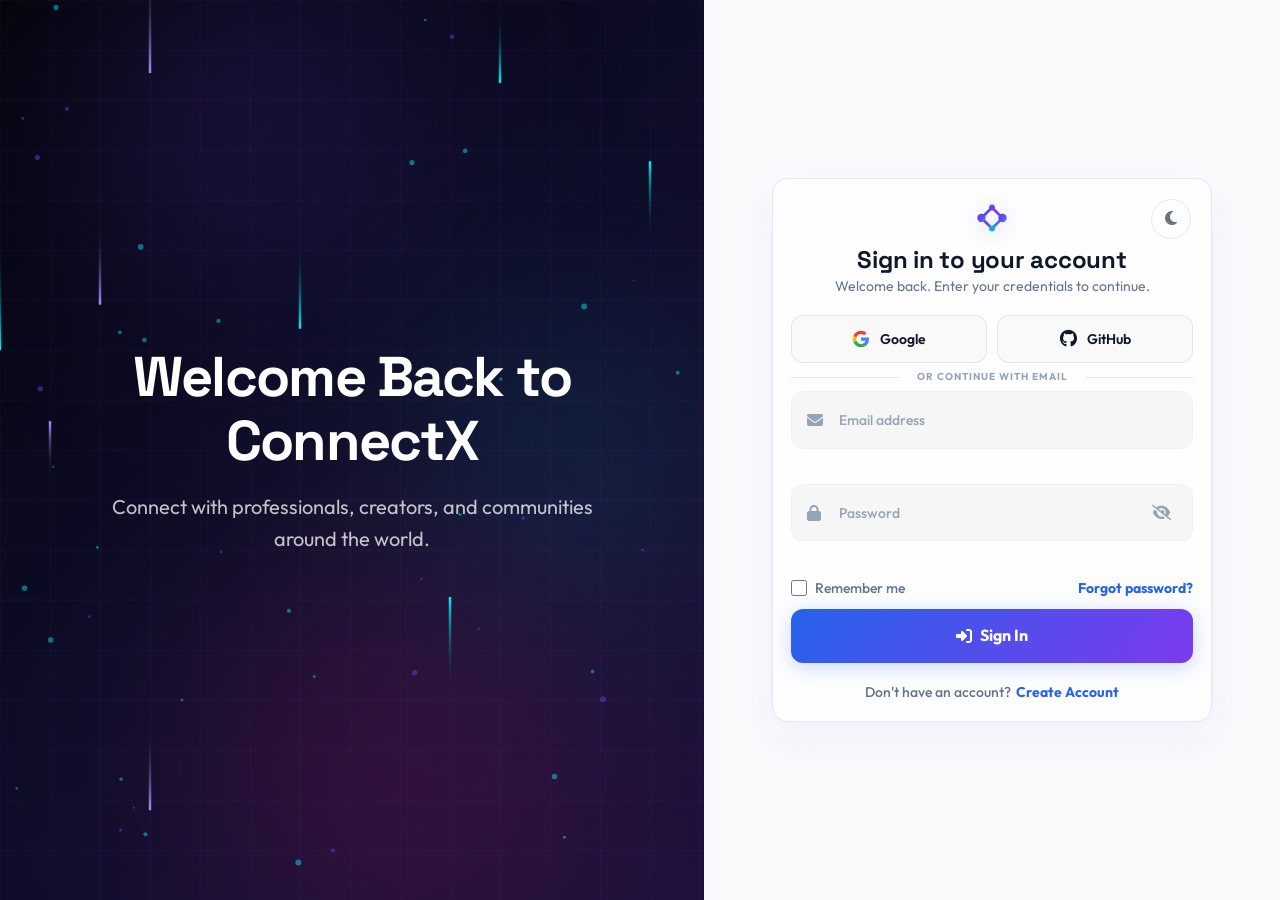
<file: main.html>
<!DOCTYPE html>
<html lang="en" data-theme="light">

<head>
  <meta charset="UTF-8">
  <meta name="viewport" content="width=device-width, initial-scale=1.0">
  <meta name="description" content="ConnectX Dashboard — Your social hub for feed, messages, events, and more.">
  <title>Dashboard — ConnectX</title>
  <link rel="icon" type="image/png" href="images/logo.png">

  <!-- Fonts -->
  <link rel="preconnect" href="https://fonts.googleapis.com">
  <link rel="preconnect" href="https://fonts.gstatic.com" crossorigin>
  <link
    href="https://fonts.googleapis.com/css2?family=Inter:wght@300;400;500;600;700;800;900&family=Poppins:wght@400;500;600;700;800&display=swap"
    rel="stylesheet">

  <!-- Font Awesome -->
  <link rel="stylesheet" href="https://cdnjs.cloudflare.com/ajax/libs/font-awesome/6.5.0/css/all.min.css">

  <!-- CSS -->
  <link rel="stylesheet" href="css/style.css">
  <link rel="stylesheet" href="css/sidebar.css">
  <link rel="stylesheet" href="css/dashboard.css">
  <link rel="stylesheet" href="css/feed.css">
  <link rel="stylesheet" href="css/profile.css">
  <link rel="stylesheet" href="css/messages.css">
  <link rel="stylesheet" href="css/events.css">
  <link rel="stylesheet" href="css/responsive.css">
</head>

<body>

  <!-- Skip Navigation -->
  <a href="#dashboard-main" class="skip-link">Skip to main content</a>

  <!-- ════════════════════════════════════════════
     APP SHELL
════════════════════════════════════════════ -->
  <div class="app-shell">

    <!-- ══════════ SIDEBAR ══════════ -->
    <nav class="sidebar" id="sidebar" aria-label="Dashboard navigation" role="navigation">

      <!-- Brand Header -->
      <div class="sidebar-brand-wrapper">
        <a href="index.html" class="sidebar-brand" aria-label="ConnectX home">
          <svg class="sidebar-logo connectx-logo-svg" viewBox="0 0 100 100" xmlns="http://www.w3.org/2000/svg"
            style="width: 36px; height: 36px; flex-shrink: 0; box-shadow: none;">
            <defs>
              <linearGradient id="logoGradSidebar" x1="0%" y1="0%" x2="100%" y2="100%">
                <stop offset="0%" stop-color="#2563EB" />
                <stop offset="50%" stop-color="#7C3AED" />
                <stop offset="100%" stop-color="#06B6D4" />
              </linearGradient>
            </defs>
            <line x1="25" y1="50" x2="75" y2="50" stroke="url(#logoGradSidebar)" stroke-width="8" stroke-dasharray="2 2"
              stroke-linecap="round" />
            <path d="M25 50 L50 25 L75 50 L50 75 Z" fill="none" stroke="url(#logoGradSidebar)" stroke-width="6"
              stroke-linejoin="round" />
            <circle cx="25" cy="50" r="10" fill="url(#logoGradSidebar)" />
            <circle cx="75" cy="50" r="10" fill="url(#logoGradSidebar)" />
            <circle cx="50" cy="25" r="7" fill="#7C3AED" />
            <circle cx="50" cy="75" r="7" fill="#06B6D4" />
            <text x="50" y="56" font-family="'Space Grotesk', sans-serif" font-weight="900" font-size="18" fill="#fff"
              text-anchor="middle">X</text>
          </svg>
          <div class="sidebar-brand-text">
            <span class="sidebar-brand-name">ConnectX</span>
            <span class="sidebar-brand-tag">Social Platform</span>
          </div>
        </a>
        <button class="sidebar-collapse-btn hide-mobile" id="sidebar-collapse" aria-label="Collapse navigation menu"
          title="Collapse Sidebar">
          <i class="fas fa-angles-left" id="collapse-icon"></i>
        </button>
      </div>

      <!-- Navigation Links -->
      <div class="sidebar-nav" role="list">

        <button class="sidebar-nav-link active" data-section="feed" role="listitem" aria-label="Home feed"
          title="Home Feed">
          <i class="fas fa-house" aria-hidden="true"></i>
          <span class="nav-label">Feed</span>
        </button>

        <button class="sidebar-nav-link" data-section="messages" role="listitem" aria-label="Messages" title="Messages">
          <i class="fas fa-comment-dots" aria-hidden="true"></i>
          <span class="nav-label">Messages</span>
          <span class="nav-badge" aria-label="4 unread messages">4</span>
        </button>


        <button class="sidebar-nav-link" data-section="events" role="listitem" aria-label="Events" title="Events">
          <i class="fas fa-calendar-days" aria-hidden="true"></i>
          <span class="nav-label">Events</span>
        </button>

        <button class="sidebar-nav-link" data-section="showcase" role="listitem" aria-label="Talent" title="Talent">
          <i class="fas fa-star" aria-hidden="true"></i>
          <span class="nav-label">Talent</span>
        </button>

        <button class="sidebar-nav-link" data-section="profile" role="listitem" aria-label="Your profile"
          title="Profile">
          <i class="fas fa-user-circle" aria-hidden="true"></i>
          <span class="nav-label">Profile</span>
        </button>

        <button class="sidebar-nav-link" data-section="settings" role="listitem" aria-label="Settings" title="Settings">
          <i class="fas fa-gear" aria-hidden="true"></i>
          <span class="nav-label">Settings</span>
        </button>
      </div>

      <!-- Sidebar Bottom: Logout -->
      <div class="sidebar-bottom">
        <button class="sidebar-logout" id="logout-btn" aria-label="Log out of ConnectX">
          <i class="fas fa-right-from-bracket" aria-hidden="true"></i>
          <span class="nav-label">Logout</span>
        </button>
      </div>
    </nav>

    <!-- Sidebar overlay (mobile) -->
    <div class="sidebar-overlay" id="sidebar-overlay" aria-hidden="true"></div>

    <!-- Mobile Sidebar Toggle -->
    <button class="sidebar-toggle" id="sidebar-toggle" aria-label="Open navigation menu" aria-expanded="false">
      <i class="fas fa-bars"></i>
    </button>

    <!-- ══════════ MAIN CONTENT ══════════ -->
    <div class="main-content" role="main" id="dashboard-main">

      <!-- ── TOP HEADER ── -->
      <header class="dashboard-header" role="banner">

        <!-- Page title -->
        <h1 id="header-page-title"
          style="font-size:var(--fs-md);font-weight:var(--fw-bold);white-space:nowrap;color:var(--text-primary);margin:0;">
          Home Feed
        </h1>

        <!-- Search -->
        <div class="header-search" role="search">
          <i class="fas fa-search header-search-icon" aria-hidden="true"></i>
          <input type="search" id="header-search" placeholder="Search people, posts, events..."
            aria-label="Search ConnectX" autocomplete="off">
        </div>
        <!-- Header Actions -->
        <div class="header-actions" role="group" aria-label="Header actions">

          <!-- Accessibility Control Toggle -->
          <div class="relative" style="display: inline-block;" data-dropdown>
            <button class="header-action-btn" id="accessibility-toggle-btn" aria-haspopup="true" aria-expanded="false"
              aria-label="Accessibility Settings" title="Accessibility Settings">
              <i class="fas fa-universal-access" aria-hidden="true"></i>
            </button>
            <!-- Accessibility Control Panel Dropdown -->
            <div class="accessibility-panel" id="accessibility-panel" role="menu"
              aria-label="Accessibility settings panel">
              <div class="accessibility-panel-header">
                <span>Accessibility Suite</span>
                <i class="fas fa-times accessibility-panel-close" id="accessibility-panel-close"
                  aria-label="Close accessibility panel" role="button"></i>
              </div>

              <div class="accessibility-option" role="menuitem">
                <div class="accessibility-opt-info">
                  <span class="accessibility-opt-title">High Contrast Mode</span>
                  <span class="accessibility-opt-desc">Pure black background & yellow highlights</span>
                </div>
                <label class="acc-switch" aria-label="Toggle High Contrast Mode">
                  <input type="checkbox" id="acc-contrast-toggle">
                  <span class="acc-slider"></span>
                </label>
              </div>

              <div class="accessibility-option" role="menuitem">
                <div class="accessibility-opt-info">
                  <span class="accessibility-opt-title">Large Text Mode</span>
                  <span class="accessibility-opt-desc">Scales system fonts up for readability</span>
                </div>
                <label class="acc-switch" aria-label="Toggle Large Text Mode">
                  <input type="checkbox" id="acc-text-toggle">
                  <span class="acc-slider"></span>
                </label>
              </div>

              <div class="accessibility-option" role="menuitem">
                <div class="accessibility-opt-info">
                  <span class="accessibility-opt-title">TTS Screen Reader</span>
                  <span class="accessibility-opt-desc">Announce focused options verbally</span>
                </div>
                <label class="acc-switch" aria-label="Toggle TTS Screen Reader">
                  <input type="checkbox" id="acc-tts-toggle">
                  <span class="acc-slider"></span>
                </label>
              </div>

              <button class="acc-keyboard-btn" id="acc-keyboard-btn" type="button" aria-haspopup="true"
                aria-label="Open keyboard shortcuts cheat sheet">
                <i class="fas fa-keyboard"></i> Keyboard Shortcuts Guide
              </button>
            </div>
          </div>

          <!-- Theme Toggle -->
          <button class="header-action-btn" id="theme-toggle" aria-label="Toggle Light and Dark Mode"
            title="Toggle Theme">
            <i class="fas fa-moon theme-icon-moon"></i>
            <i class="fas fa-sun theme-icon-sun"></i>
          </button> <!-- Notifications -->
          <button class="header-action-btn" id="notif-bell" aria-label="View notifications, 3 unread"
            title="Notifications">
            <i class="fas fa-bell" aria-hidden="true"></i>
            <span class="header-notif-dot" aria-hidden="true"></span>
          </button>

          <!-- Messages shortcut -->
          <button class="header-action-btn hide-mobile" onclick="Dashboard.showSection('messages')"
            aria-label="Open messages" title="Messages">
            <i class="fas fa-comment-dots" aria-hidden="true"></i>
          </button>

          <!-- Settings shortcut (Mobile only) -->
          <button class="header-action-btn show-mobile-only" onclick="Dashboard.showSection('settings')"
            aria-label="Open settings" title="Settings">
            <i class="fas fa-gear" aria-hidden="true"></i>
          </button>

          <!-- User Avatar Dropdown -->
          <div class="relative" id="user-dropdown-wrapper" data-dropdown>
            <button class="header-avatar-btn" id="header-avatar-btn" aria-haspopup="true" aria-expanded="false"
              aria-label="User menu" title="Your account">
              <img src="images/user1.jpg" alt="Your avatar" class="avatar avatar-sm" id="header-avatar">
              <span class="header-user-name" id="header-user-name">User</span>
              <i class="fas fa-chevron-down header-chevron" aria-hidden="true"></i>
            </button>

            <!-- Dropdown Menu -->
            <div class="dropdown" id="header-dropdown" role="menu" aria-label="User menu">
              <button class="dropdown-item" role="menuitem" onclick="Dashboard.showSection('profile')">
                <i class="fas fa-user-circle" aria-hidden="true"></i> View Profile
              </button>
              <button class="dropdown-item" role="menuitem" onclick="Dashboard.showSection('settings')">
                <i class="fas fa-gear" aria-hidden="true"></i> Settings
              </button>
              <div class="divider" role="separator"></div>
              <button class="dropdown-item danger" role="menuitem" id="dropdown-logout">
                <i class="fas fa-right-from-bracket" aria-hidden="true"></i> Log Out
              </button>
            </div>
          </div>
        </div>
      </header>

      <!-- ── DASHBOARD CONTENT ── -->
      <div class="dashboard-content">

        <!-- ════════ SECTION: FEED ════════ -->
        <section class="content-section active" id="section-feed" aria-labelledby="feed-heading" role="region">
          <h2 id="feed-heading" class="sr-only">Home Feed</h2>

          <!-- Stats Row -->
          <div class="stats-row" role="region" aria-label="Quick Statistics">
            <div class="stat-card" role="article" aria-label="1,482 Connections, 12% increase this week">
              <div class="stat-card-icon" style="background: rgba(37, 99, 235, 0.1); color: var(--color-primary);">
                <i class="fas fa-users" aria-hidden="true"></i>
              </div>
              <div class="stat-card-value">1,482</div>
              <div class="stat-card-label">Connections</div>
              <div class="stat-card-change up">
                <i class="fas fa-arrow-trend-up" aria-hidden="true"></i> +12% this week
              </div>
            </div>

            <div class="stat-card" role="article" aria-label="4 Registered Events">
              <div class="stat-card-icon" style="background: rgba(124, 58, 237, 0.1); color: var(--color-secondary);">
                <i class="fas fa-calendar-check" aria-hidden="true"></i>
              </div>
              <div class="stat-card-value">4</div>
              <div class="stat-card-label">Registered Events</div>
              <div class="stat-card-change up">
                <i class="fas fa-circle" style="font-size: 6px; color: var(--follow); margin-right: 4px;" aria-hidden="true"></i> Next in 2 days
              </div>
            </div>

            <div class="stat-card" role="article" aria-label="7 Shared Projects">
              <div class="stat-card-icon" style="background: rgba(6, 182, 212, 0.1); color: var(--color-accent);">
                <i class="fas fa-lightbulb" aria-hidden="true"></i>
              </div>
              <div class="stat-card-value">7</div>
              <div class="stat-card-label">Shared Projects</div>
              <div class="stat-card-change up">
                <i class="fas fa-arrow-trend-up" aria-hidden="true"></i> +2 new tags
              </div>
            </div>

            <div class="stat-card" role="article" aria-label="412 Profile Views, 5% decrease this week">
              <div class="stat-card-icon" style="background: rgba(236, 72, 153, 0.1); color: var(--color-accent-pink);">
                <i class="fas fa-eye" aria-hidden="true"></i>
              </div>
              <div class="stat-card-value">412</div>
              <div class="stat-card-label">Profile Views</div>
              <div class="stat-card-change down">
                <i class="fas fa-arrow-trend-down" aria-hidden="true"></i> -5% this week
              </div>
            </div>
          </div>

          <div class="feed-layout">

            <!-- LEFT: Profile Quick Card -->
            <aside class="feed-left-col" aria-label="Your profile summary">
              <div class="feed-widget">
                <div
                  style="height:70px;background:var(--gradient-main);border-radius:var(--radius-lg) var(--radius-lg) 0 0;position:relative;">
                  <div style="position:absolute;bottom:-30px;left:50%;transform:translateX(-50%);">
                    <div class="relative" style="display:inline-block;">
                      <img src="images/user1.jpg" alt="Your avatar" class="avatar avatar-lg"
                        style="border:3px solid var(--surface-card);" id="feed-sidebar-avatar">
                      <span class="online-dot"></span>
                    </div>
                  </div>
                </div>
                <div style="padding:var(--space-xl) var(--space-lg) var(--space-lg);text-align:center;margin-top:20px;">
                  <div style="font-weight:var(--fw-bold);font-size:var(--fs-base);color:var(--text-primary);"
                    id="feed-user-name">Your Name</div>
                  <div style="font-size:var(--fs-xs);color:var(--text-muted);margin-top:2px;" id="feed-user-role">Member
                  </div>
                  <div
                    style="display:flex;justify-content:center;gap:var(--space-xl);margin:var(--space-md) 0;padding:var(--space-md) 0;border-top:1px solid var(--border-color);border-bottom:1px solid var(--border-color);">
                    <div style="text-align:center;cursor:pointer;" onclick="Dashboard.showSection('profile')">
                      <div style="font-weight:var(--fw-extrabold);font-size:var(--fs-lg);color:var(--text-primary);"
                        id="feed-followers">1.2K</div>
                      <div
                        style="font-size:10px;color:var(--text-muted);text-transform:uppercase;letter-spacing:.06em;">
                        Followers</div>
                    </div>
                    <div style="text-align:center;cursor:pointer;" onclick="Dashboard.showSection('profile')">
                      <div style="font-weight:var(--fw-extrabold);font-size:var(--fs-lg);color:var(--text-primary);">367
                      </div>
                      <div
                        style="font-size:10px;color:var(--text-muted);text-transform:uppercase;letter-spacing:.06em;">
                        Following</div>
                    </div>
                  </div>
                  <button class="btn btn-primary w-full btn-sm" onclick="Dashboard.showSection('profile')">
                    <i class="fas fa-user" aria-hidden="true"></i> View Profile
                  </button>
                </div>
              </div>

              <!-- Trending Tags Widget -->
              <div class="feed-widget">
                <div class="feed-widget-header">
                  <span class="feed-widget-title">🔥 Trending</span>
                  <a href="#" style="font-size:var(--fs-xs);color:var(--color-primary);font-weight:600;">See all</a>
                </div>
                <div class="feed-widget-body">
                  <div id="trending-tags"></div>
                </div>
              </div>
            </aside>

            <!-- CENTER: Feed -->
            <div class="feed-center-col">
              <!-- Create Post -->
              <div class="create-post-card" role="region" aria-label="Create a new post">
                <div class="create-post-row">
                  <img src="images/user1.jpg" alt="Your avatar" class="avatar avatar-md" id="create-post-avatar">
                  <input type="text" class="create-post-input" id="create-post-box" placeholder="What's on your mind?"
                    readonly aria-label="Create a new post">
                </div>
                <div class="create-post-actions" role="group" aria-label="Post type options">
                  <button class="create-post-action photo" aria-label="Add photo to post">
                    <i class="fas fa-image" aria-hidden="true"></i> Photo
                  </button>
                  <button class="create-post-action video" aria-label="Add video to post">
                    <i class="fas fa-video" aria-hidden="true"></i> Video
                  </button>
                  <button class="create-post-action event" onclick="Dashboard.showSection('events')"
                    aria-label="Share an event">
                    <i class="fas fa-calendar" aria-hidden="true"></i> Event
                  </button>
                  <button class="create-post-action article" aria-label="Write an article">
                    <i class="fas fa-pen-to-square" aria-hidden="true"></i> Article
                  </button>
                </div>
              </div>

              <!-- Posts Container -->
              <div id="posts-container" role="feed" aria-label="Social feed" aria-busy="false">
                <!-- Dynamically populated by feed.js -->
              </div>
            </div>

            <!-- RIGHT: Suggested Users Widget -->
            <aside class="feed-right-col" aria-label="Suggested connections">
              <div class="feed-widget">
                <div class="feed-widget-header">
                  <span class="feed-widget-title">People You May Know</span>
                </div>
                <div class="feed-widget-body">
                  <div id="suggested-users"></div>
                </div>
              </div>

              <!-- Upcoming Events Widget -->
              <div class="feed-widget">
                <div class="feed-widget-header">
                  <span class="feed-widget-title">📅 Upcoming Events</span>
                  <button class="btn btn-ghost btn-sm" onclick="Dashboard.showSection('events')"
                    style="font-size:var(--fs-xs);">See all</button>
                </div>
                <div class="feed-widget-body">
                  <div style="display:flex;flex-direction:column;gap:var(--space-md);">
                    <div style="display:flex;gap:var(--space-md);cursor:pointer;"
                      onclick="Dashboard.showSection('events')">
                      <div
                        style="width:44px;height:44px;border-radius:var(--radius-md);background:rgba(99,102,241,.12);display:flex;flex-direction:column;align-items:center;justify-content:center;flex-shrink:0;">
                        <div
                          style="font-size:10px;font-weight:700;color:var(--color-primary);text-transform:uppercase;">
                          JUN</div>
                        <div style="font-size:1.1rem;font-weight:800;color:var(--text-primary);line-height:1;">15</div>
                      </div>
                      <div>
                        <div style="font-size:var(--fs-xs);font-weight:600;color:var(--text-primary);">Global Tech
                          Summit 2026</div>
                        <div style="font-size:10px;color:var(--text-muted);margin-top:2px;">🌐 Online · Free</div>
                      </div>
                    </div>
                    <div style="display:flex;gap:var(--space-md);cursor:pointer;"
                      onclick="Dashboard.showSection('events')">
                      <div
                        style="width:44px;height:44px;border-radius:var(--radius-md);background:rgba(139,92,246,.12);display:flex;flex-direction:column;align-items:center;justify-content:center;flex-shrink:0;">
                        <div
                          style="font-size:10px;font-weight:700;color:var(--color-secondary);text-transform:uppercase;">
                          JUN</div>
                        <div style="font-size:1.1rem;font-weight:800;color:var(--text-primary);line-height:1;">20</div>
                      </div>
                      <div>
                        <div style="font-size:var(--fs-xs);font-weight:600;color:var(--text-primary);">UX Design
                          Masterclass</div>
                        <div style="font-size:10px;color:var(--text-muted);margin-top:2px;">🌐 Online · $49</div>
                      </div>
                    </div>
                  </div>
                </div>
              </div>
            </aside>
          </div>
        </section>

        <!-- ════════ SECTION: MESSAGES ════════ -->
        <section class="content-section" id="section-messages" aria-labelledby="messages-heading" role="region">
          <h2 id="messages-heading" class="sr-only">Messages</h2>

          <div class="messages-layout">
            <!-- Chat List -->
            <div class="chat-list" id="chat-list-panel">
              <div class="chat-list-header"
                style="padding: var(--space-lg); border-bottom: 1px solid var(--border-color); display: flex; flex-direction: column; gap: var(--space-md);">
                <div style="display: flex; align-items: center; justify-content: space-between;">
                  <h3 style="margin: 0; font-size: var(--fs-lg); font-weight: var(--fw-extrabold);">Messages</h3>
                  <button class="btn-icon"
                    style="width: 36px; height: 36px; background: var(--surface-hover); color: var(--color-primary); display: flex; align-items: center; justify-content: center; border-radius: 50%; transition: all var(--transition-base);"
                    onclick="App.showToast('New message feature coming soon!','info')" title="New Message">
                    <i class="fas fa-pen-to-square" style="font-size: 1.05rem;"></i>
                  </button>
                </div>
                <div class="chat-search">
                  <i class="fas fa-search" aria-hidden="true"></i>
                  <input type="search" id="chat-search-input" placeholder="Search conversations..."
                    aria-label="Search conversations">
                </div>
              </div>
              <div class="conversation-list" id="conversation-list" role="list" aria-label="Conversations">
                <!-- Dynamically populated by messages.js -->
              </div>
            </div>

            <!-- Chat Window -->
            <div class="chat-window" id="chat-window" role="main" aria-label="Chat window">
              <!-- Populated by messages.js -->
            </div>
          </div>
        </section>

        <!-- ════════ SECTION: EVENTS ════════ -->
        <section class="content-section" id="section-events" aria-labelledby="events-heading" role="region">
          <div class="page-heading">
            <div class="page-heading-left">
              <h2 id="events-heading">Events Hub</h2>
              <p>Discover the best tech, design, and business events worldwide</p>
            </div>
            <button class="btn btn-primary" id="open-create-event-btn" aria-label="Create a new event">
              <i class="fas fa-plus" aria-hidden="true"></i> Create Event
            </button>
          </div>

          <!-- Filter bar -->
          <div class="events-filter-bar" id="events-filter-bar" role="group" aria-label="Event filters"></div>

          <!-- Events Grid -->
          <div class="events-grid" id="events-grid" aria-live="polite"></div>

          <!-- Featured Speakers -->
          <div class="speakers-section">
            <div class="page-heading">
              <div class="page-heading-left">
                <h3 style="font-size:var(--fs-xl);font-weight:var(--fw-extrabold);">Featured Speakers</h3>
                <p style="font-size:var(--fs-sm);color:var(--text-muted);">Industry leaders joining upcoming events</p>
              </div>
            </div>
            <div class="speakers-grid" id="speakers-grid"></div>
          </div>
        </section>

        <!-- ════════ SECTION: SHOWCASE ════════ -->
        <section class="content-section" id="section-showcase" aria-labelledby="showcase-heading" role="region">
          <div class="page-heading">
            <div class="page-heading-left">
              <h2 id="showcase-heading">Talent</h2>
              <p>Discover amazing projects and creative work from the community</p>
            </div>
            <button class="btn btn-primary"
              onclick="Dashboard.showSection('profile');setTimeout(()=>Profile.switchTab('showcase'),300)"
              aria-label="Add your project to showcase">
              <i class="fas fa-plus" aria-hidden="true"></i> Add Project
            </button>
          </div>

          <!-- Filter Chips -->
          <div class="events-filter-bar" role="group" aria-label="Showcase filters"
            style="margin-bottom:var(--space-xl);">
            <button class="filter-chip active" aria-pressed="true">All</button>
            <button class="filter-chip" aria-pressed="false">Web Dev</button>
            <button class="filter-chip" aria-pressed="false">Design</button>
            <button class="filter-chip" aria-pressed="false">AI/ML</button>
            <button class="filter-chip" aria-pressed="false">Mobile</button>
            <button class="filter-chip" aria-pressed="false">Open Source</button>
          </div>

          <!-- Showcase from profile.js -->
          <div class="showcase-grid" id="showcase-grid"></div>
        </section>

        <!-- ════════ SECTION: NOTIFICATIONS ════════ -->
        <section class="content-section" id="section-notifications" aria-labelledby="notifs-heading" role="region">
          <div class="page-heading">
            <div class="page-heading-left">
              <h2 id="notifs-heading">Notifications</h2>
              <p>Stay up to date with your activity</p>
            </div>
            <button class="btn btn-ghost btn-sm" onclick="Dashboard.markAllNotificationsAsRead()"
              aria-label="Mark all notifications as read">
              <i class="fas fa-check-double" aria-hidden="true"></i> Mark all read
            </button>
          </div>
          <div class="notif-list" id="notif-list" role="list" aria-label="Notifications" aria-live="polite">
            <!-- Populated by dashboard.js -->
          </div>
        </section>

        <!-- ════════ SECTION: PROFILE ════════ -->
        <section class="content-section" id="section-profile" aria-labelledby="profile-heading" role="region">
          <h2 id="profile-heading" class="sr-only">My Profile</h2>

          <div style="max-width:900px;margin:0 auto;">

            <!-- Profile Hero -->
            <div
              style="position:relative;border-radius:var(--radius-lg);overflow:hidden;box-shadow:var(--shadow-card);">
              <div class="profile-cover">
                <img src="images/banner.jpg" alt="Cover photo" class="profile-cover-img" id="profile-cover-img">
                <div class="profile-cover-overlay"></div>
                <button class="profile-cover-edit" aria-label="Change cover photo">
                  <i class="fas fa-camera" aria-hidden="true"></i> Edit Cover
                </button>
              </div>

              <div class="profile-info-bar">
                <div class="flex justify-between items-start flex-wrap gap-md">
                  <div class="profile-avatar-wrapper">
                    <img src="images/user1.jpg" alt="Profile photo" class="profile-avatar" id="profile-avatar-img">
                    <button class="profile-avatar-edit" aria-label="Change profile photo">
                      <i class="fas fa-camera" aria-hidden="true"></i>
                    </button>
                  </div>
                  <!-- Profile action buttons -->
                  <div class="profile-actions" style="margin-top:var(--space-md);">
                    <button class="btn btn-primary btn-sm"
                      onclick="App.showToast('Edit profile feature coming soon!','info')"
                      aria-label="Edit your profile">
                      <i class="fas fa-pen" aria-hidden="true"></i> Edit Profile
                    </button>
                    <button class="btn btn-outline btn-sm"
                      onclick="App.showToast('Share profile link copied!','success')" aria-label="Share your profile">
                      <i class="fas fa-share" aria-hidden="true"></i> Share
                    </button>
                    <button class="btn btn-ghost btn-sm" onclick="Dashboard.showSection('settings')"
                      aria-label="Profile settings">
                      <i class="fas fa-gear" aria-hidden="true"></i>
                    </button>
                  </div>
                </div>

                <div class="profile-details-row">
                  <div>
                    <h2 class="profile-name" id="profile-name">Your Name</h2>
                    <div class="profile-handle" id="profile-handle">@handle</div>
                    <div class="profile-headline" id="profile-headline">Role</div>
                    <div class="profile-meta" id="profile-meta"></div>
                  </div>
                </div>

                <!-- Stats -->
                <div class="profile-stats" role="list" aria-label="Profile statistics">
                  <div class="profile-stat" role="listitem" tabindex="0">
                    <div class="profile-stat-value" id="profile-posts-count">42</div>
                    <div class="profile-stat-label">Posts</div>
                  </div>
                  <div class="profile-stat" role="listitem" tabindex="0">
                    <div class="profile-stat-value" id="profile-followers">1.2K</div>
                    <div class="profile-stat-label">Followers</div>
                  </div>
                  <div class="profile-stat" role="listitem" tabindex="0">
                    <div class="profile-stat-value" id="profile-following">367</div>
                    <div class="profile-stat-label">Following</div>
                  </div>
                  <div class="profile-stat" role="listitem" tabindex="0">
                    <div class="profile-stat-value" id="profile-connections">500+</div>
                    <div class="profile-stat-label">Connections</div>
                  </div>
                </div>
              </div>
            </div>

            <!-- Profile Tabs -->
            <div class="profile-tabs" role="tablist" aria-label="Profile sections">
              <button class="profile-tab active" data-tab="posts" role="tab" aria-selected="true" id="tab-btn-posts">
                <i class="fas fa-th" aria-hidden="true"></i> Posts
              </button>
              <button class="profile-tab" data-tab="about" role="tab" aria-selected="false" id="tab-btn-about">
                <i class="fas fa-info-circle" aria-hidden="true"></i> About
              </button>
              <button class="profile-tab" data-tab="showcase" role="tab" aria-selected="false" id="tab-btn-showcase">
                <i class="fas fa-star" aria-hidden="true"></i> Showcase
              </button>
              <button class="profile-tab" data-tab="experience" role="tab" aria-selected="false"
                id="tab-btn-experience">
                <i class="fas fa-briefcase" aria-hidden="true"></i> Experience
              </button>
            </div>

            <!-- Tab Content: Posts -->
            <div class="profile-tab-content active" id="tab-posts" role="tabpanel" aria-labelledby="tab-btn-posts">
              <div class="post-grid" id="profile-post-grid"></div>
            </div>

            <!-- Tab Content: About -->
            <div class="profile-tab-content" id="tab-about" role="tabpanel" aria-labelledby="tab-btn-about">
              <div class="bio-card">
                <h3><i class="fas fa-user" aria-hidden="true"></i> About Me</h3>
                <p class="bio-text" id="profile-bio">Loading...</p>
              </div>
              <div class="bio-card">
                <h3><i class="fas fa-code" aria-hidden="true"></i> Skills</h3>
                <div class="skills-grid" id="profile-skills" role="list" aria-label="Skills"></div>
              </div>
            </div>

            <!-- Tab Content: Showcase -->
            <div class="profile-tab-content" id="tab-showcase" role="tabpanel" aria-labelledby="tab-btn-showcase">
              <div class="showcase-grid" id="profile-showcase-grid"></div>
            </div>

            <!-- Tab Content: Experience -->
            <div class="profile-tab-content" id="tab-experience" role="tabpanel" aria-labelledby="tab-btn-experience">
              <div class="bio-card">
                <h3><i class="fas fa-briefcase" aria-hidden="true"></i> Experience & Education</h3>
                <div id="experience-list"></div>
              </div>
            </div>
          </div>
        </section>

        <!-- ════════ SECTION: SETTINGS ════════ -->
        <section class="content-section" id="section-settings" aria-labelledby="settings-heading" role="region">
          <div style="max-width:700px;margin:0 auto;">
            <div class="page-heading">
              <div class="page-heading-left">
                <h2 id="settings-heading">Settings</h2>
                <p>Manage your account preferences</p>
              </div>
            </div>

            <form id="settings-form" novalidate aria-label="Settings form">

              <!-- Account Settings -->
              <div class="bio-card" style="margin-bottom:var(--space-md);">
                <h3 style="margin-bottom:var(--space-lg);">
                  <i class="fas fa-user-cog" aria-hidden="true"></i> Account
                </h3>
                <div class="form-group" style="margin-bottom:var(--space-md);">
                  <label for="settings-name"
                    style="font-size:var(--fs-xs);font-weight:600;color:var(--text-muted);text-transform:uppercase;letter-spacing:.06em;display:block;margin-bottom:6px;">Display
                    Name</label>
                  <input type="text" id="settings-name" class="create-post-input"
                    style="width:100%;border-radius:var(--radius-md);border:1.5px solid var(--border-color);padding:12px 16px;"
                    placeholder="Your full name">
                </div>
                <div class="form-group">
                  <label for="settings-bio"
                    style="font-size:var(--fs-xs);font-weight:600;color:var(--text-muted);text-transform:uppercase;letter-spacing:.06em;display:block;margin-bottom:6px;">Bio</label>
                  <textarea id="settings-bio" class="post-textarea"
                    placeholder="Tell the world about yourself..."></textarea>
                </div>
              </div>


              <!-- Notification Settings -->
              <div class="bio-card" style="margin-bottom:var(--space-md);">
                <h3 style="margin-bottom:var(--space-lg);">
                  <i class="fas fa-bell" aria-hidden="true"></i> Notifications
                </h3>
                <div style="display:flex;flex-direction:column;gap:var(--space-md);">
                  <label class="checkbox-label" style="justify-content:space-between;">
                    <div>
                      <div style="font-size:var(--fs-sm);font-weight:600;">Likes & Comments</div>
                      <div style="font-size:var(--fs-xs);color:var(--text-muted);">Get notified when someone interacts
                        with your posts</div>
                    </div>
                    <input type="checkbox" checked style="width:18px;height:18px;accent-color:var(--color-primary);"
                      aria-label="Enable likes and comments notifications">
                  </label>
                  <label class="checkbox-label" style="justify-content:space-between;">
                    <div>
                      <div style="font-size:var(--fs-sm);font-weight:600;">New Followers</div>
                      <div style="font-size:var(--fs-xs);color:var(--text-muted);">Get notified when someone follows you
                      </div>
                    </div>
                    <input type="checkbox" checked style="width:18px;height:18px;accent-color:var(--color-primary);"
                      aria-label="Enable new follower notifications">
                  </label>
                  <label class="checkbox-label" style="justify-content:space-between;">
                    <div>
                      <div style="font-size:var(--fs-sm);font-weight:600;">Event Reminders</div>
                      <div style="font-size:var(--fs-xs);color:var(--text-muted);">Get reminded about upcoming events
                        you registered for</div>
                    </div>
                    <input type="checkbox" checked style="width:18px;height:18px;accent-color:var(--color-primary);"
                      aria-label="Enable event reminder notifications">
                  </label>
                  <label class="checkbox-label" style="justify-content:space-between;">
                    <div>
                      <div style="font-size:var(--fs-sm);font-weight:600;">Marketing Emails</div>
                      <div style="font-size:var(--fs-xs);color:var(--text-muted);">Receive tips, news, and special
                        offers from ConnectX</div>
                    </div>
                    <input type="checkbox" style="width:18px;height:18px;accent-color:var(--color-primary);"
                      aria-label="Enable marketing emails">
                  </label>
                </div>
              </div>

              <!-- Privacy Settings -->
              <div class="bio-card" style="margin-bottom:var(--space-xl);">
                <h3 style="margin-bottom:var(--space-lg);">
                  <i class="fas fa-shield-halved" aria-hidden="true"></i> Privacy
                </h3>
                <div style="display:flex;flex-direction:column;gap:var(--space-md);">
                  <label class="checkbox-label" style="justify-content:space-between;">
                    <div>
                      <div style="font-size:var(--fs-sm);font-weight:600;">Public Profile</div>
                      <div style="font-size:var(--fs-xs);color:var(--text-muted);">Allow anyone to see your profile and
                        posts</div>
                    </div>
                    <input type="checkbox" checked style="width:18px;height:18px;accent-color:var(--color-primary);"
                      aria-label="Make profile public">
                  </label>
                  <label class="checkbox-label" style="justify-content:space-between;">
                    <div>
                      <div style="font-size:var(--fs-sm);font-weight:600;">Show Online Status</div>
                      <div style="font-size:var(--fs-xs);color:var(--text-muted);">Let others see when you're active
                      </div>
                    </div>
                    <input type="checkbox" checked style="width:18px;height:18px;accent-color:var(--color-primary);"
                      aria-label="Show online status">
                  </label>
                </div>
              </div>

              <!-- Save button -->
              <div style="display:flex;gap:var(--space-sm);justify-content:flex-end;">
                <button type="button" class="btn btn-ghost" onclick="App.showToast('Changes discarded','info')">
                  Cancel
                </button>
                <button type="submit" class="btn btn-primary">
                  <i class="fas fa-save" aria-hidden="true"></i> Save Changes
                </button>
              </div>

              <!-- Danger Zone -->
              <div class="bio-card"
                style="margin-top:var(--space-xl);border-color:rgba(239,68,68,.20);background:rgba(239,68,68,.03);">
                <h3 style="color:#ef4444;margin-bottom:var(--space-md);">
                  <i class="fas fa-triangle-exclamation" aria-hidden="true"></i> Danger Zone
                </h3>
                <p style="font-size:var(--fs-sm);color:var(--text-muted);margin-bottom:var(--space-md);">
                  Once you delete your account, there is no going back. Please be certain.
                </p>
                <button type="button" class="btn"
                  style="background:rgba(239,68,68,.10);color:#ef4444;border:1.5px solid rgba(239,68,68,.30);"
                  onclick="App.showToast('Account deletion requires email confirmation','info')"
                  aria-label="Delete your account permanently">
                  <i class="fas fa-trash-can" aria-hidden="true"></i> Delete Account
                </button>
              </div>
            </form>
          </div>
        </section>

      </div><!-- /.dashboard-content -->
    </div><!-- /.main-content -->
  </div><!-- /.app-shell -->

  <!-- ════════ CREATE POST MODAL ════════ -->
  <div class="modal-overlay" id="create-post-modal" role="dialog" aria-modal="true" aria-labelledby="modal-heading">
    <div class="modal-box">
      <div class="modal-header">
        <h2 class="modal-title" id="modal-heading">Create Post</h2>
        <button class="modal-close" id="modal-close" aria-label="Close modal">
          <i class="fas fa-times" aria-hidden="true"></i>
        </button>
      </div>
      <div class="modal-body">
        <div style="display:flex;gap:var(--space-md);margin-bottom:var(--space-md);">
          <img src="images/user1.jpg" alt="Your avatar" class="avatar avatar-md">
          <div>
            <div style="font-weight:var(--fw-bold);font-size:var(--fs-sm);color:var(--text-primary);"
              id="modal-user-name">Your Name</div>
            <div style="font-size:var(--fs-xs);color:var(--text-muted);margin-top:2px;">
              <i class="fas fa-globe-americas" aria-hidden="true"></i> Public
            </div>
          </div>
        </div>
        <textarea class="post-textarea" id="new-post-text" placeholder="What's on your mind? Share something amazing..."
          aria-label="Post content" maxlength="2000"></textarea>

        <!-- Media options -->
        <div style="display:flex;gap:var(--space-sm);margin-top:var(--space-md);flex-wrap:wrap;">
          <button class="create-post-action photo" aria-label="Add photo">
            <i class="fas fa-image" aria-hidden="true"></i> Photo
          </button>
          <button class="create-post-action video" aria-label="Add video">
            <i class="fas fa-video" aria-hidden="true"></i> Video
          </button>
          <button class="create-post-action event" aria-label="Add event link">
            <i class="fas fa-calendar" aria-hidden="true"></i> Event
          </button>
          <button class="create-post-action" style="color:var(--color-accent-pink);" aria-label="Tag someone">
            <i class="fas fa-user-tag" aria-hidden="true"></i> Tag
          </button>
        </div>
      </div>
      <div class="modal-footer">
        <div
          style="display:flex;align-items:center;gap:var(--space-sm);font-size:var(--fs-xs);color:var(--text-muted);">
          <i class="fas fa-globe-americas" aria-hidden="true"></i> Visible to everyone
        </div>
        <button class="btn btn-primary" id="publish-post-btn" aria-label="Publish your post">
          <i class="fas fa-paper-plane" aria-hidden="true"></i> Publish
        </button>
      </div>
    </div>
  </div>

  <!-- Floating Action Menu Container -->
  <div class="floating-menu-container" id="floating-menu-wrap">
    <button class="fab" id="fab-create" aria-label="Open creation actions">
      <i class="fas fa-plus" aria-hidden="true"></i>
    </button>
    <div class="floating-menu-actions" role="menu" aria-label="Creation Actions">
      <button class="floating-menu-item" data-action="event" role="menuitem" aria-label="Create Event">
        <i class="fas fa-calendar-plus" aria-hidden="true"></i>
        <span>Event</span>
      </button>
      <button class="floating-menu-item" data-action="project" role="menuitem" aria-label="Share Project">
        <i class="fas fa-lightbulb" aria-hidden="true"></i>
        <span>Project</span>
      </button>
      <button class="floating-menu-item" data-action="post" role="menuitem" aria-label="Write Post">
        <i class="fas fa-pencil-alt" aria-hidden="true"></i>
        <span>Post</span>
      </button>
    </div>
  </div>

  <!-- Screen Reader TTS Announcer Container -->
  <div class="tts-announcer" id="tts-announcer" aria-live="assertive" aria-atomic="true"></div>

  <!-- ════════ KEYBOARD GUIDE MODAL ════════ -->
  <div class="modal-overlay" id="keyboard-guide-modal" role="dialog" aria-modal="true" aria-labelledby="kbd-heading"
    style="display:none;">
    <div class="modal-box" style="max-width: 460px;">
      <div class="modal-header">
        <h2 class="modal-title" id="kbd-heading"
          style="font-size: var(--fs-md); font-weight: var(--fw-bold); margin: 0;">Keyboard Shortcuts Guide</h2>
        <button class="modal-close" id="kbd-close" aria-label="Close modal">
          <i class="fas fa-times" aria-hidden="true"></i>
        </button>
      </div>
      <div class="modal-body" style="padding: var(--space-lg);">
        <table style="width:100%; border-collapse: collapse; font-size: var(--fs-sm); color: var(--text-primary);">
          <thead>
            <tr style="border-bottom: 2px solid var(--border-color); text-align: left;">
              <th style="padding-bottom: 8px;">Shortcut</th>
              <th style="padding-bottom: 8px;">Action</th>
            </tr>
          </thead>
          <tbody>
            <tr style="border-bottom: 1px solid var(--border-color);">
              <td style="padding: 10px 0;"><kbd
                  style="background:var(--surface-input); padding: 3px 6px; border-radius: 4px; border: 1px solid var(--border-color); font-weight: bold;">Alt
                  + A</kbd></td>
              <td style="padding: 10px 0;">Open Accessibility Panel</td>
            </tr>
            <tr style="border-bottom: 1px solid var(--border-color);">
              <td style="padding: 10px 0;"><kbd
                  style="background:var(--surface-input); padding: 3px 6px; border-radius: 4px; border: 1px solid var(--border-color); font-weight: bold;">Alt
                  + H</kbd></td>
              <td style="padding: 10px 0;">Toggle High Contrast Theme</td>
            </tr>
            <tr style="border-bottom: 1px solid var(--border-color);">
              <td style="padding: 10px 0;"><kbd
                  style="background:var(--surface-input); padding: 3px 6px; border-radius: 4px; border: 1px solid var(--border-color); font-weight: bold;">Alt
                  + T</kbd></td>
              <td style="padding: 10px 0;">Toggle Text-to-Speech screen reader</td>
            </tr>
            <tr style="border-bottom: 1px solid var(--border-color);">
              <td style="padding: 10px 0;"><kbd
                  style="background:var(--surface-input); padding: 3px 6px; border-radius: 4px; border: 1px solid var(--border-color); font-weight: bold;">Alt
                  + K</kbd></td>
              <td style="padding: 10px 0;">Open this Shortcuts Guide</td>
            </tr>
            <tr style="border-bottom: 1px solid var(--border-color);">
              <td style="padding: 10px 0;"><kbd
                  style="background:var(--surface-input); padding: 3px 6px; border-radius: 4px; border: 1px solid var(--border-color); font-weight: bold;">Tab</kbd>
                / <kbd
                  style="background:var(--surface-input); padding: 3px 6px; border-radius: 4px; border: 1px solid var(--border-color); font-weight: bold;">Shift
                  + Tab</kbd></td>
              <td style="padding: 10px 0;">Navigate focus forward / backward</td>
            </tr>
            <tr style="border-bottom: 1px solid var(--border-color);">
              <td style="padding: 10px 0;"><kbd
                  style="background:var(--surface-input); padding: 3px 6px; border-radius: 4px; border: 1px solid var(--border-color); font-weight: bold;">Enter</kbd>
                / <kbd
                  style="background:var(--surface-input); padding: 3px 6px; border-radius: 4px; border: 1px solid var(--border-color); font-weight: bold;">Space</kbd>
              </td>
              <td style="padding: 10px 0;">Activate focused element</td>
            </tr>
            <tr>
              <td style="padding: 10px 0;"><kbd
                  style="background:var(--surface-input); padding: 3px 6px; border-radius: 4px; border: 1px solid var(--border-color); font-weight: bold;">Escape</kbd>
              </td>
              <td style="padding: 10px 0;">Close any open modal or dropdown</td>
            </tr>
          </tbody>
        </table>
      </div>
    </div>
  </div>

  <!-- ════════ EVENT DETAILS MODAL ════════ -->
  <div class="modal-overlay" id="event-details-modal" role="dialog" aria-modal="true"
    aria-labelledby="event-details-title" style="display:none;">
    <div class="modal-box" style="max-width: 600px;">
      <div class="modal-header">
        <h2 class="modal-title" id="event-details-title"
          style="font-size: var(--fs-md); font-weight: var(--fw-bold); margin:0;">Event Details</h2>
        <button class="modal-close" id="event-details-close" aria-label="Close modal">
          <i class="fas fa-times" aria-hidden="true"></i>
        </button>
      </div>
      <div class="modal-body" id="event-details-body" style="padding: var(--space-lg);">
        <!-- Filled dynamically by events.js -->
      </div>
    </div>
  </div>

  <!-- ════════ CREATE EVENT MODAL ════════ -->
  <div class="modal-overlay" id="create-event-modal" role="dialog" aria-modal="true"
    aria-labelledby="create-event-title" style="display:none;">
    <div class="modal-box" style="max-width: 520px;">
      <div class="modal-header">
        <h2 class="modal-title" id="create-event-title"
          style="font-size: var(--fs-md); font-weight: var(--fw-bold); margin:0;">Create Event</h2>
        <button class="modal-close" id="create-event-close" aria-label="Close modal">
          <i class="fas fa-times" aria-hidden="true"></i>
        </button>
      </div>
      <div class="modal-body" style="padding: var(--space-lg);">
        <form id="create-event-form" novalidate aria-label="Create Event Form">
          <div class="form-group" style="margin-bottom: var(--space-md);">
            <label for="event-form-title"
              style="font-size:var(--fs-xs); font-weight:600; color:var(--text-muted); text-transform:uppercase; display:block; margin-bottom:6px;">Event
              Title</label>
            <input type="text" id="event-form-title"
              style="width:100%; border-radius:var(--radius-md); border:1.5px solid var(--border-color); padding:10px 14px; background:var(--surface-input); color:var(--text-primary);"
              placeholder="e.g. UX Design Masterclass" required>
          </div>

          <div class="form-group" style="margin-bottom: var(--space-md); display:flex; gap:var(--space-md);">
            <div style="flex:1;">
              <label for="event-form-category"
                style="font-size:var(--fs-xs); font-weight:600; color:var(--text-muted); text-transform:uppercase; display:block; margin-bottom:6px;">Category</label>
              <select id="event-form-category"
                style="width:100%; border-radius:var(--radius-md); border:1.5px solid var(--border-color); padding:10px 14px; background:var(--surface-input); color:var(--text-primary); cursor:pointer;">
                <option value="Technology">Technology</option>
                <option value="Design">Design</option>
                <option value="AI/ML">AI/ML</option>
                <option value="Networking">Networking</option>
              </select>
            </div>
            <div style="flex:1;">
              <label for="event-form-type"
                style="font-size:var(--fs-xs); font-weight:600; color:var(--text-muted); text-transform:uppercase; display:block; margin-bottom:6px;">Format</label>
              <select id="event-form-type"
                style="width:100%; border-radius:var(--radius-md); border:1.5px solid var(--border-color); padding:10px 14px; background:var(--surface-input); color:var(--text-primary); cursor:pointer;">
                <option value="online">Online</option>
                <option value="in-person">In-Person</option>
                <option value="hybrid">Hybrid</option>
              </select>
            </div>
          </div>

          <div class="form-group" style="margin-bottom: var(--space-md); display:flex; gap:var(--space-md);">
            <div style="flex:1;">
              <label for="event-form-date"
                style="font-size:var(--fs-xs); font-weight:600; color:var(--text-muted); text-transform:uppercase; display:block; margin-bottom:6px;">Date</label>
              <input type="date" id="event-form-date"
                style="width:100%; border-radius:var(--radius-md); border:1.5px solid var(--border-color); padding:10px 14px; background:var(--surface-input); color:var(--text-primary);"
                required>
            </div>
            <div style="flex:1;">
              <label for="event-form-time"
                style="font-size:var(--fs-xs); font-weight:600; color:var(--text-muted); text-transform:uppercase; display:block; margin-bottom:6px;">Time</label>
              <input type="text" id="event-form-time"
                style="width:100%; border-radius:var(--radius-md); border:1.5px solid var(--border-color); padding:10px 14px; background:var(--surface-input); color:var(--text-primary);"
                placeholder="e.g. 2:00 PM – 4:00 PM" required>
            </div>
          </div>

          <div class="form-group" style="margin-bottom: var(--space-md);">
            <label for="event-form-location"
              style="font-size:var(--fs-xs); font-weight:600; color:var(--text-muted); text-transform:uppercase; display:block; margin-bottom:6px;">Location
              / Broadcast Link</label>
            <input type="text" id="event-form-location"
              style="width:100%; border-radius:var(--radius-md); border:1.5px solid var(--border-color); padding:10px 14px; background:var(--surface-input); color:var(--text-primary);"
              placeholder="e.g. Zoom Link or HQ Auditorium" required>
          </div>

          <div class="form-group" style="margin-bottom: var(--space-lg);">
            <label for="event-form-desc"
              style="font-size:var(--fs-xs); font-weight:600; color:var(--text-muted); text-transform:uppercase; display:block; margin-bottom:6px;">Description</label>
            <textarea id="event-form-desc"
              style="width:100%; min-height:80px; border-radius:var(--radius-md); border:1.5px solid var(--border-color); padding:10px 14px; background:var(--surface-input); color:var(--text-primary); resize:vertical;"
              placeholder="Describe what attendees will learn..."></textarea>
          </div>

          <div style="display:flex; gap:var(--space-sm); justify-content:flex-end;">
            <button type="button" class="btn btn-ghost" id="create-event-cancel">Cancel</button>
            <button type="submit" class="btn btn-primary">Create Event</button>
          </div>
        </form>
      </div>
    </div>
  </div>

  <!-- ════════ ADD PROJECT MODAL ════════ -->
  <div class="modal-overlay" id="add-project-modal" role="dialog" aria-modal="true" aria-labelledby="add-project-title"
    style="display:none;">
    <div class="modal-box" style="max-width: 520px;">
      <div class="modal-header">
        <h2 class="modal-title" id="add-project-title"
          style="font-size: var(--fs-md); font-weight: var(--fw-bold); margin:0;">Add Project to Showcase</h2>
        <button class="modal-close" id="add-project-close" aria-label="Close modal">
          <i class="fas fa-times" aria-hidden="true"></i>
        </button>
      </div>
      <div class="modal-body" style="padding: var(--space-lg);">
        <form id="add-project-form" novalidate aria-label="Add Project Form">
          <div class="form-group" style="margin-bottom: var(--space-md);">
            <label for="proj-form-title"
              style="font-size:var(--fs-xs); font-weight:600; color:var(--text-muted); text-transform:uppercase; display:block; margin-bottom:6px;">Project
              Title</label>
            <input type="text" id="proj-form-title"
              style="width:100%; border-radius:var(--radius-md); border:1.5px solid var(--border-color); padding:10px 14px; background:var(--surface-input); color:var(--text-primary);"
              placeholder="e.g. Ast Parser Refactorer" required>
          </div>

          <div class="form-group" style="margin-bottom: var(--space-md);">
            <label for="proj-form-tags"
              style="font-size:var(--fs-xs); font-weight:600; color:var(--text-muted); text-transform:uppercase; display:block; margin-bottom:6px;">Skills
              / Tags (comma separated)</label>
            <input type="text" id="proj-form-tags"
              style="width:100%; border-radius:var(--radius-md); border:1.5px solid var(--border-color); padding:10px 14px; background:var(--surface-input); color:var(--text-primary);"
              placeholder="e.g. Vanilla JS, CSS Grid, Design" required>
          </div>

          <div class="form-group" style="margin-bottom: var(--space-md);">
            <label for="proj-form-demo"
              style="font-size:var(--fs-xs); font-weight:600; color:var(--text-muted); text-transform:uppercase; display:block; margin-bottom:6px;">Live
              Demo Link</label>
            <input type="url" id="proj-form-demo"
              style="width:100%; border-radius:var(--radius-md); border:1.5px solid var(--border-color); padding:10px 14px; background:var(--surface-input); color:var(--text-primary);"
              placeholder="e.g. https://github.com/username/project">
          </div>

          <div class="form-group" style="margin-bottom: var(--space-lg);">
            <label for="proj-form-desc"
              style="font-size:var(--fs-xs); font-weight:600; color:var(--text-muted); text-transform:uppercase; display:block; margin-bottom:6px;">Description</label>
            <textarea id="proj-form-desc"
              style="width:100%; min-height:80px; border-radius:var(--radius-md); border:1.5px solid var(--border-color); padding:10px 14px; background:var(--surface-input); color:var(--text-primary); resize:vertical;"
              placeholder="Describe what your project does..."></textarea>
          </div>

          <div style="display:flex; gap:var(--space-sm); justify-content:flex-end;">
            <button type="button" class="btn btn-ghost" id="add-project-cancel">Cancel</button>
            <button type="submit" class="btn btn-primary">Add Project</button>
          </div>
        </form>
      </div>
    </div>
  </div>

  <!-- Toast Container (populated by app.js) -->
  <div id="toast-container" role="status" aria-live="polite" aria-atomic="false"></div>

  <!-- ════════ SEARCH OVERLAY ════════ -->
  <div class="search-overlay" id="search-overlay" role="dialog" aria-modal="true" aria-label="Search"
    style="display:none;">
    <div class="search-overlay-box">
      <div class="search-overlay-header">
        <div class="search-overlay-input-wrap">
          <i class="fas fa-search" aria-hidden="true"></i>
          <input type="search" id="search-overlay-input" placeholder="Search people, posts, events..."
            autocomplete="off" aria-label="Search" autofocus>
        </div>
        <button class="search-close-btn" id="search-close-btn" aria-label="Close search">
          <i class="fas fa-times"></i>
        </button>
      </div>
      <div class="search-results" id="search-results" role="listbox" aria-label="Search results"></div>
    </div>
  </div>

  <!-- Screen-reader only utility class + Search Overlay Styles -->
  <style>
    .sr-only {
      position: absolute;
      width: 1px;
      height: 1px;
      padding: 0;
      margin: -1px;
      overflow: hidden;
      clip: rect(0, 0, 0, 0);
      white-space: nowrap;
      border: 0;
    }

    /* ── Search Overlay ── */
    .search-overlay {
      position: fixed;
      inset: 0;
      background: rgba(0, 0, 0, 0.55);
      backdrop-filter: blur(6px);
      z-index: 9000;
      display: flex;
      align-items: flex-start;
      justify-content: center;
      padding-top: 80px;
      animation: fade-in 0.18s ease;
    }

    .search-overlay-box {
      background: var(--surface-card);
      border: 1px solid var(--border-card);
      border-radius: var(--radius-xl);
      box-shadow: 0 24px 80px rgba(0, 0, 0, 0.30);
      width: 100%;
      max-width: 620px;
      overflow: hidden;
      animation: slide-up 0.2s ease;
    }

    .search-overlay-header {
      display: flex;
      align-items: center;
      gap: var(--space-md);
      padding: var(--space-md) var(--space-lg);
      border-bottom: 1px solid var(--border-color);
    }

    .search-overlay-input-wrap {
      display: flex;
      align-items: center;
      gap: var(--space-sm);
      flex: 1;
      color: var(--text-muted);
      font-size: 1.1rem;
    }

    .search-overlay-input-wrap input {
      flex: 1;
      border: none;
      outline: none;
      background: transparent;
      font-size: var(--fs-base);
      font-family: var(--font-main);
      color: var(--text-primary);
      caret-color: var(--color-primary);
    }

    .search-overlay-input-wrap input::placeholder {
      color: var(--text-muted);
    }

    .search-close-btn {
      width: 34px;
      height: 34px;
      border-radius: var(--radius-full);
      border: none;
      background: var(--surface-input);
      color: var(--text-muted);
      cursor: pointer;
      display: flex;
      align-items: center;
      justify-content: center;
      flex-shrink: 0;
      transition: all var(--transition-base);
      font-size: 0.9rem;
    }

    .search-close-btn:hover {
      background: var(--surface-hover);
      color: var(--text-primary);
    }

    .search-results {
      max-height: 420px;
      overflow-y: auto;
      padding: var(--space-sm) 0;
    }

    .search-result-item {
      display: flex;
      align-items: center;
      gap: var(--space-md);
      padding: var(--space-sm) var(--space-lg);
      cursor: pointer;
      transition: background var(--transition-fast);
      border: none;
      background: none;
      width: 100%;
      text-align: left;
    }

    .search-result-item:hover,
    .search-result-item:focus {
      background: var(--surface-hover);
      outline: none;
    }

    .search-result-icon {
      width: 40px;
      height: 40px;
      border-radius: var(--radius-full);
      background: rgba(99, 102, 241, 0.10);
      display: flex;
      align-items: center;
      justify-content: center;
      color: var(--color-primary);
      font-size: 1rem;
      flex-shrink: 0;
      overflow: hidden;
    }

    .search-result-icon img {
      width: 100%;
      height: 100%;
      object-fit: cover;
    }

    .search-result-title {
      font-size: var(--fs-sm);
      font-weight: var(--fw-semibold);
      color: var(--text-primary);
      display: block;
    }

    .search-result-subtitle {
      font-size: var(--fs-xs);
      color: var(--text-muted);
      display: block;
      margin-top: 2px;
    }

    .search-result-badge {
      margin-left: auto;
      font-size: 10px;
      font-weight: 700;
      padding: 3px 8px;
      border-radius: var(--radius-full);
      background: rgba(99, 102, 241, 0.10);
      color: var(--color-primary);
      text-transform: uppercase;
      letter-spacing: .04em;
    }

    .search-empty {
      padding: var(--space-2xl);
      text-align: center;
      color: var(--text-muted);
      font-size: var(--fs-sm);
    }

    .search-empty i {
      font-size: 2rem;
      display: block;
      margin-bottom: var(--space-sm);
      opacity: 0.4;
    }

    .search-section-label {
      font-size: 10px;
      font-weight: 700;
      text-transform: uppercase;
      letter-spacing: .08em;
      color: var(--text-muted);
      padding: var(--space-sm) var(--space-lg) 4px;
    }

    @media (max-width: 640px) {
      .search-overlay {
        padding-top: 0;
        align-items: flex-end;
      }

      .search-overlay-box {
        border-radius: var(--radius-xl) var(--radius-xl) 0 0;
        max-width: 100%;
      }
    }
  </style>

  <!-- JavaScript — load order matters -->
  <script src="js/app.js"></script>
  <script src="js/feed.js"></script>
  <script src="js/messages.js"></script>
  <script src="js/events.js"></script>
  <script src="js/profile.js"></script>
  <script src="js/dashboard.js"></script>

  <script>
    // ════ SEARCH ENGINE ════
    const SEARCH_DATA = [
      // People
      { type: 'person', title: 'Alex Morgan', subtitle: 'UX Designer · San Francisco', section: 'profile', avatar: 'images/user1.jpg' },
      { type: 'person', title: 'Sarah Chen', subtitle: 'Full Stack Dev · New York', section: 'messages', avatar: 'images/user1.jpg' },
      { type: 'person', title: 'David Kim', subtitle: 'Product Manager · Austin', section: 'messages', avatar: 'images/user1.jpg' },
      { type: 'person', title: 'Maria Lopez', subtitle: 'Data Scientist · Los Angeles', section: 'feed', avatar: 'images/user1.jpg' },
      // Posts
      { type: 'post', title: 'Design System Launch 🎨', subtitle: 'Post by Alex Morgan · 2h ago', section: 'feed', icon: 'fa-image' },
      { type: 'post', title: 'AWS Certification Achieved 🚀', subtitle: 'Post by Sarah Chen · 5h ago', section: 'feed', icon: 'fa-file-alt' },
      { type: 'post', title: 'Tech Conference Experience 🤯', subtitle: 'Post by David Kim · 1d ago', section: 'feed', icon: 'fa-image' },
      // Events
      { type: 'event', title: 'Global Tech Summit 2026', subtitle: 'Jun 15 · Online · Free', section: 'events', icon: 'fa-calendar' },
      { type: 'event', title: 'UX Design Masterclass', subtitle: 'Jun 20 · Online · $49', section: 'events', icon: 'fa-calendar' },
      { type: 'event', title: 'Web3 & Blockchain Forum', subtitle: 'Jul 5 · New York · $99', section: 'events', icon: 'fa-calendar' },
      { type: 'event', title: 'AI & ML Bootcamp', subtitle: 'Jul 18 · Austin + Online · $149', section: 'events', icon: 'fa-calendar' },
      // Sections
      { type: 'page', title: 'Messages', subtitle: 'View your conversations', section: 'messages', icon: 'fa-comment-dots' },
      { type: 'page', title: 'Notifications', subtitle: 'See your activity', section: 'notifications', icon: 'fa-bell' },
      { type: 'page', title: 'Events Hub', subtitle: 'Discover upcoming events', section: 'events', icon: 'fa-calendar-days' },
      { type: 'page', title: 'Talent', subtitle: 'Browse community projects', section: 'showcase', icon: 'fa-star' },
      { type: 'page', title: 'My Profile', subtitle: 'View and edit your profile', section: 'profile', icon: 'fa-user-circle' },
      { type: 'page', title: 'Settings', subtitle: 'Manage preferences', section: 'settings', icon: 'fa-gear' },
    ];

    const badgeColors = {
      person: 'rgba(99,102,241,.12)',
      post: 'rgba(16,185,129,.12)',
      event: 'rgba(245,158,11,.12)',
      page: 'rgba(139,92,246,.12)',
    };
    const badgeTxtColors = {
      person: 'var(--color-primary)',
      post: '#10b981',
      event: '#f59e0b',
      page: 'var(--color-secondary)',
    };

    function openSearch() {
      const overlay = document.getElementById('search-overlay');
      overlay.style.display = 'flex';
      document.body.style.overflow = 'hidden';
      setTimeout(() => document.getElementById('search-overlay-input')?.focus(), 50);
      renderSearchResults('');
    }

    function closeSearch() {
      const overlay = document.getElementById('search-overlay');
      overlay.style.display = 'none';
      document.body.style.overflow = '';
      const input = document.getElementById('search-overlay-input');
      if (input) input.value = '';
    }

    function renderSearchResults(query) {
      const container = document.getElementById('search-results');
      if (!container) return;

      const q = query.trim().toLowerCase();

      if (!q) {
        // Show default suggestions
        container.innerHTML = `
        <div class="search-section-label">Quick Actions</div>
        ${SEARCH_DATA.filter(d => d.type === 'page').map(item => resultHTML(item)).join('')}
        <div class="search-section-label" style="margin-top:4px;">People</div>
        ${SEARCH_DATA.filter(d => d.type === 'person').slice(0, 3).map(item => resultHTML(item)).join('')}`;
        return;
      }

      const matches = SEARCH_DATA.filter(item =>
        item.title.toLowerCase().includes(q) ||
        item.subtitle.toLowerCase().includes(q)
      );

      if (!matches.length) {
        container.innerHTML = `
        <div class="search-empty">
          <i class="fas fa-search" aria-hidden="true"></i>
          No results for "<strong>${query}</strong>"
          <p style="font-size:11px;margin-top:6px;">Try searching for people, posts, or events</p>
        </div>`;
        return;
      }

      // Group by type
      const groups = {};
      matches.forEach(m => { (groups[m.type] = groups[m.type] || []).push(m); });
      const labels = { person: 'People', post: 'Posts', event: 'Events', page: 'Pages' };

      container.innerHTML = Object.entries(groups).map(([type, items]) =>
        `<div class="search-section-label">${labels[type] || type}</div>
       ${items.map(item => resultHTML(item)).join('')}`
      ).join('');
    }

    function resultHTML(item) {
      const bc = badgeColors[item.type] || 'rgba(99,102,241,.10)';
      const btc = badgeTxtColors[item.type] || 'var(--color-primary)';
      const iconPart = item.avatar
        ? `<img src="${item.avatar}" alt="${item.title}" style="width:100%;height:100%;object-fit:cover;border-radius:50%;">`
        : `<i class="fas ${item.icon || 'fa-circle'}" aria-hidden="true"></i>`;

      return `
      <button class="search-result-item" role="option"
              onclick="closeSearch();Dashboard.showSection('${item.section}');"
              aria-label="${item.title}">
        <div class="search-result-icon" style="${item.avatar ? '' : `background:${bc};color:${btc};`}">${iconPart}</div>
        <div style="flex:1;min-width:0;">
          <span class="search-result-title">${item.title}</span>
          <span class="search-result-subtitle">${item.subtitle}</span>
        </div>
        <span class="search-result-badge"
              style="background:${bc};color:${btc};">${item.type}</span>
      </button>`;
    }

    // ════ DOMContentLoaded ════
    document.addEventListener('DOMContentLoaded', () => {

      // ── Dropdown logout ──
      const dropLogout = document.getElementById('dropdown-logout');
      if (dropLogout) {
        dropLogout.addEventListener('click', () => {
          if (confirm('Log out of ConnectX?')) App.logout();
        });
      }

      // ── Single user avatar across all elements ──
      setTimeout(() => {
        const user = App.currentUser;
        if (!user) return;
        const avatar = user.avatar || 'images/user1.jpg';
        const name = user.name || 'User';
        const role = user.role || 'Member';

        // All avatar img elements pointing to default
        document.querySelectorAll('img.avatar').forEach(img => {
          if (img.src.includes('user1.jpg') || img.src.includes('user2.jpg') || img.src.includes('user3.jpg')) {
            // Only update the "you" avatars, not other people's posts
            if (img.id && (img.id.includes('sidebar') || img.id.includes('header') ||
              img.id.includes('feed-sidebar') || img.id.includes('create-post') ||
              img.id.includes('profile-avatar'))) {
              img.src = avatar;
            }
          }
        });

        // Named IDs
        const setEl = (id, val) => { const e = document.getElementById(id); if (e) e.textContent = val; };
        const setSrc = (id, src) => { const e = document.getElementById(id); if (e) e.src = src; };

        setSrc('sidebar-avatar', avatar);
        setSrc('header-avatar', avatar);
        setSrc('feed-sidebar-avatar', avatar);
        setSrc('create-post-avatar', avatar);
        setSrc('profile-avatar-img', avatar);
        setEl('sidebar-user-name', name);
        setEl('sidebar-user-role', role);
        setEl('header-user-name', name.split(' ')[0]);
        setEl('feed-user-name', name);
        setEl('feed-user-role', role);
        setEl('modal-user-name', name);
      }, 120);

      // ── Wire header search to open overlay ──
      const headerSearch = document.getElementById('header-search');
      if (headerSearch) {
        headerSearch.addEventListener('focus', openSearch);
        headerSearch.addEventListener('click', openSearch);
      }

      // ── Search overlay input live filter ──
      const overlayInput = document.getElementById('search-overlay-input');
      if (overlayInput) {
        overlayInput.addEventListener('input', (e) => renderSearchResults(e.target.value));
        overlayInput.addEventListener('keydown', (e) => {
          if (e.key === 'Escape') closeSearch();
          if (e.key === 'Enter') {
            const first = document.querySelector('.search-result-item');
            first?.click();
          }
        });
      }

      // ── Close button ──
      document.getElementById('search-close-btn')?.addEventListener('click', closeSearch);

      // ── Close on overlay background click ──
      document.getElementById('search-overlay')?.addEventListener('click', (e) => {
        if (e.target.id === 'search-overlay') closeSearch();
      });

      // ── Showcase filter chips ──
      document.querySelectorAll('#section-showcase .filter-chip').forEach(chip => {
        chip.addEventListener('click', () => {
          document.querySelectorAll('#section-showcase .filter-chip').forEach(c => {
            c.classList.remove('active');
            c.setAttribute('aria-pressed', 'false');
          });
          chip.classList.add('active');
          chip.setAttribute('aria-pressed', 'true');
          App.showToast(`Filtering by ${chip.textContent.trim()}`, 'info', 1500);
        });
      });
    });
  </script>
</body>

</html>
</file>
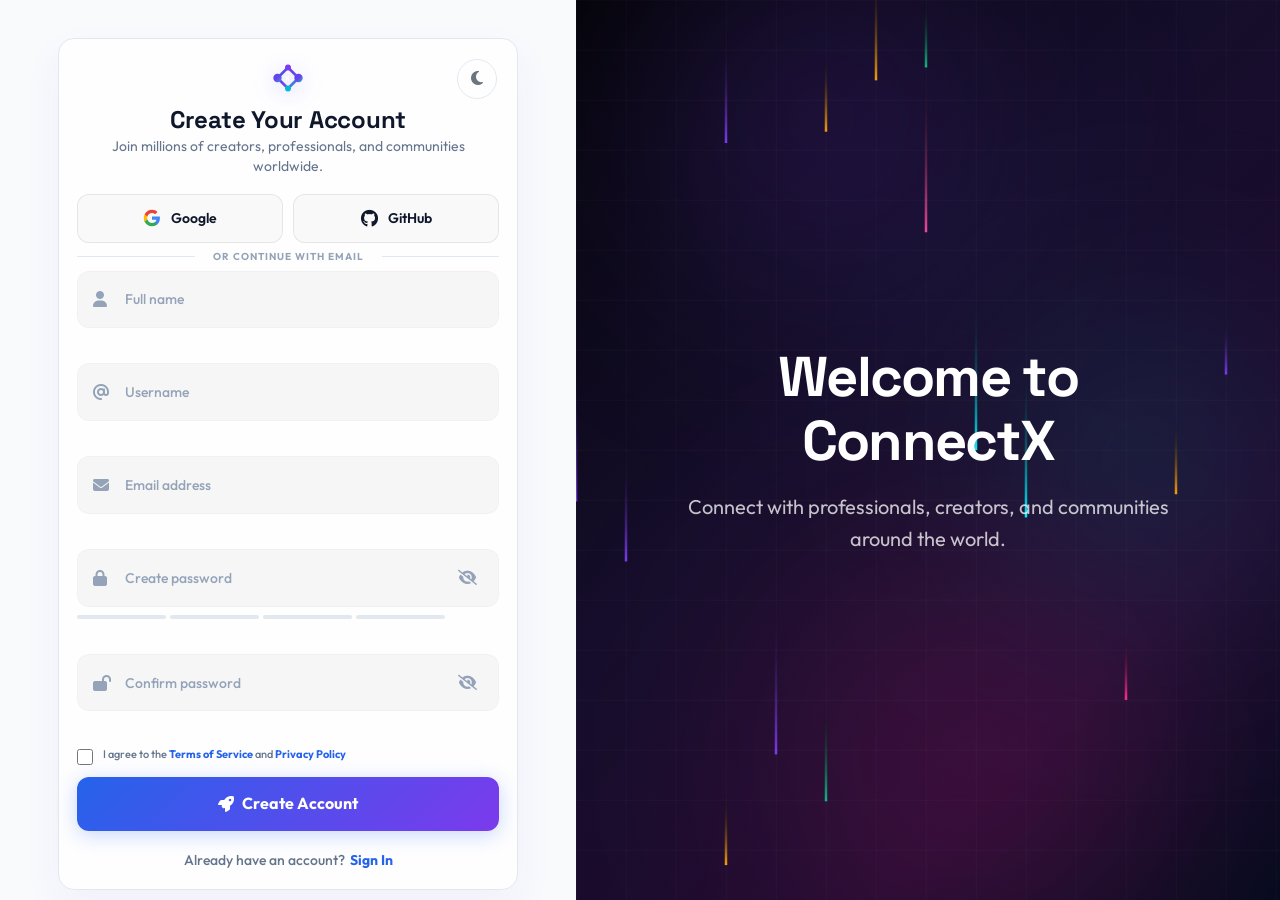
<file: signup.html>
<!DOCTYPE html>
<html lang="en" data-theme="light">

<head>
  <meta charset="UTF-8">
  <meta name="viewport" content="width=device-width, initial-scale=1.0">
  <meta name="description" content="Create your free ConnectX account — Join 2.4 million professionals.">
  <title>Sign Up — ConnectX</title>
  <link rel="icon" type="image/png" href="images/logo.png">

  <!-- Bootstrap 5.3 CSS -->
  <link href="https://cdn.jsdelivr.net/npm/bootstrap@5.3.0/dist/css/bootstrap.min.css" rel="stylesheet">

  <!-- Fonts -->
  <link rel="preconnect" href="https://fonts.googleapis.com">
  <link rel="preconnect" href="https://fonts.gstatic.com" crossorigin>
  <link href="https://fonts.googleapis.com/css2?family=Outfit:wght@300;400;500;600;700;800;900&family=Space+Grotesk:wght@400;500;600;700&display=swap" rel="stylesheet">

  <!-- Font Awesome 6 -->
  <link rel="stylesheet" href="https://cdnjs.cloudflare.com/ajax/libs/font-awesome/6.5.0/css/all.min.css">

  <link rel="stylesheet" href="css/style.css">
  <link rel="stylesheet" href="css/auth.css">
  <link rel="stylesheet" href="css/responsive.css">
</head>

<body class="auth-page">

  <!-- Skip Link (Accessibility) -->
  <a href="#signup-form-element" class="skip-link">Skip to signup form</a>

  <div class="container-fluid p-0 auth-split-container">
    <div class="row g-0 w-full min-vh-100">
      
      <!-- ════════ LEFT SIDE: SIGNUP FORM PANEL (45% split) ════════ -->
      <main class="col-lg-5 col-12 auth-col-form auth-form-panel" id="signup-main">
        
        <!-- Frosted Glass Form Card -->
        <article class="auth-card" style="max-width: 460px;">
          
          <!-- Sleek Theme Toggle Button -->
          <div style="position: absolute; right: 20px; top: 20px; z-index: 10;">
            <button id="theme-toggle-btn" class="btn-icon text-secondary" style="border: 1px solid var(--border-color); background: var(--glass-bg);" aria-label="Toggle Light and Dark Mode">
              <i class="fas fa-moon"></i>
            </button>
          </div>

          <!-- Form Header -->
          <div class="auth-card-logo-container">
            <!-- ConnectX Premium SVG Logo -->
            <svg class="connectx-logo-svg" viewBox="0 0 100 100" xmlns="http://www.w3.org/2000/svg">
              <defs>
                <linearGradient id="logoGradAuthS" x1="0%" y1="0%" x2="100%" y2="100%">
                  <stop offset="0%" stop-color="#2563EB" />
                  <stop offset="50%" stop-color="#7C3AED" />
                  <stop offset="100%" stop-color="#06B6D4" />
                </linearGradient>
              </defs>
              <line x1="25" y1="50" x2="75" y2="50" stroke="url(#logoGradAuthS)" stroke-width="8" stroke-dasharray="2 2" stroke-linecap="round" />
              <path d="M25 50 L50 25 L75 50 L50 75 Z" fill="none" stroke="url(#logoGradAuthS)" stroke-width="6" stroke-linejoin="round" />
              <circle cx="25" cy="50" r="10" fill="url(#logoGradAuthS)" />
              <circle cx="75" cy="50" r="10" fill="url(#logoGradAuthS)" />
              <circle cx="50" cy="25" r="7" fill="#7C3AED" />
              <circle cx="50" cy="75" r="7" fill="#06B6D4" />
              <text x="50" y="56" font-family="'Space Grotesk', sans-serif" font-weight="900" font-size="18" fill="#fff" text-anchor="middle">X</text>
            </svg>
          </div>

          <h1 class="auth-card-title">Create Your Account</h1>
          <p class="auth-card-desc">Join millions of creators, professionals, and communities worldwide.</p>

          <!-- OAuth Social buttons -->
          <div class="oauth-group">
            <button class="btn-oauth" type="button" aria-label="Sign up with Google">
              <svg width="18" height="18" viewBox="0 0 24 24" aria-hidden="true">
                <path fill="#4285F4" d="M22.56 12.25c0-.78-.07-1.53-.2-2.25H12v4.26h5.92c-.26 1.37-1.04 2.53-2.21 3.31v2.77h3.57c2.08-1.92 3.28-4.74 3.28-8.09z" />
                <path fill="#34A853" d="M12 23c2.97 0 5.46-.98 7.28-2.66l-3.57-2.77c-.98.66-2.23 1.06-3.71 1.06-2.86 0-5.29-1.93-6.16-4.53H2.18v2.84C3.99 20.53 7.7 23 12 23z" />
                <path fill="#FBBC05" d="M5.84 14.09c-.22-.66-.35-1.36-.35-2.09s.13-1.43.35-2.09V7.07H2.18C1.43 8.55 1 10.22 1 12s.43 3.45 1.18 4.93l2.85-2.22.81-.62z" />
                <path fill="#EA4335" d="M12 5.38c1.62 0 3.06.56 4.21 1.64l3.15-3.15C17.45 2.09 14.97 1 12 1 7.7 1 3.99 3.47 2.18 7.07l3.66 2.84c.87-2.6 3.3-4.53 6.16-4.53z" />
              </svg>
              <span>Google</span>
            </button>
            
            <button class="btn-oauth" type="button" aria-label="Sign up with GitHub">
              <i class="fab fa-github"></i>
              <span>GitHub</span>
            </button>
          </div>

          <!-- Divider -->
          <div class="auth-text-divider" aria-hidden="true">or continue with email</div>

          <!-- Registration Form element -->
          <form id="signup-form" novalidate aria-label="Registration form">
            
            <!-- Full Name -->
            <div class="auth-form-group">
              <div class="auth-field-wrapper no-right-toggle">
                <i class="fas fa-user auth-input-icon" aria-hidden="true"></i>
                <input type="text" id="signup-name" name="name" placeholder="Full name" autocomplete="name" required aria-required="true" aria-describedby="name-error">
                <label for="signup-name">Full name</label>
              </div>
              <div class="auth-field-error" id="name-error" role="alert" aria-live="polite">
                <i class="fas fa-exclamation-circle" aria-hidden="true"></i>
                <span>Name is required</span>
              </div>
            </div>

            <!-- Username -->
            <div class="auth-form-group">
              <div class="auth-field-wrapper no-right-toggle">
                <i class="fas fa-at auth-input-icon" aria-hidden="true"></i>
                <input type="text" id="signup-username" name="username" placeholder="Username" autocomplete="username" required aria-required="true" aria-describedby="username-error">
                <label for="signup-username">Username</label>
              </div>
              <div class="auth-field-error" id="username-error" role="alert" aria-live="polite">
                <i class="fas fa-exclamation-circle" aria-hidden="true"></i>
                <span>Username is required</span>
              </div>
            </div>

            <!-- Email Address -->
            <div class="auth-form-group">
              <div class="auth-field-wrapper no-right-toggle">
                <i class="fas fa-envelope auth-input-icon" aria-hidden="true"></i>
                <input type="email" id="signup-email" name="email" placeholder="Email address" autocomplete="email" required aria-required="true" aria-describedby="email-error-s">
                <label for="signup-email">Email address</label>
              </div>
              <div class="auth-field-error" id="email-error-s" role="alert" aria-live="polite">
                <i class="fas fa-exclamation-circle" aria-hidden="true"></i>
                <span>Email address is required</span>
              </div>
            </div>

            <!-- Password Field -->
            <div class="auth-form-group">
              <div class="auth-field-wrapper">
                <i class="fas fa-lock auth-input-icon" aria-hidden="true"></i>
                <input type="password" id="signup-password" name="password" placeholder="Create password" autocomplete="new-password" required aria-required="true" aria-describedby="password-error-s password-strength-desc">
                <label for="signup-password">Create password</label>
                <button type="button" class="auth-pw-toggle fas fa-eye-slash" id="toggle-signup-pw" aria-label="Toggle password visibility"></button>
              </div>
              
              <!-- Password strength indicator bars -->
              <div class="auth-pw-strength" role="status" aria-live="polite" id="password-strength-desc">
                <div class="auth-strength-bars">
                  <div class="auth-strength-bar" aria-hidden="true"></div>
                  <div class="auth-strength-bar" aria-hidden="true"></div>
                  <div class="auth-strength-bar" aria-hidden="true"></div>
                  <div class="auth-strength-bar" aria-hidden="true"></div>
                </div>
                <span class="auth-strength-label"></span>
              </div>

              <div class="auth-field-error" id="password-error-s" role="alert" aria-live="polite">
                <i class="fas fa-exclamation-circle" aria-hidden="true"></i>
                <span>Password must be at least 6 characters</span>
              </div>
            </div>

            <!-- Confirm Password Field -->
            <div class="auth-form-group">
              <div class="auth-field-wrapper">
                <i class="fas fa-lock-open auth-input-icon" aria-hidden="true"></i>
                <input type="password" id="signup-confirm" name="confirm" placeholder="Confirm password" autocomplete="new-password" required aria-required="true" aria-describedby="confirm-error">
                <label for="signup-confirm">Confirm password</label>
                <button type="button" class="auth-pw-toggle fas fa-eye-slash" id="toggle-signup-confirm-pw" aria-label="Toggle confirm password visibility"></button>
              </div>
              <div class="auth-field-error" id="confirm-error" role="alert" aria-live="polite">
                <i class="fas fa-exclamation-circle" aria-hidden="true"></i>
                <span>Passwords do not match</span>
              </div>
            </div>

            <!-- Terms agreement checkbox -->
            <div class="auth-form-group">
              <label class="auth-checkbox-label" style="align-items: flex-start; gap: 10px;">
                <input type="checkbox" id="terms-check" name="terms" required aria-required="true" style="margin-top: 3px;">
                <span class="auth-terms-span">
                  I agree to the <a href="#" aria-label="View Terms of Service">Terms of Service</a> and <a href="#" aria-label="View Privacy Policy">Privacy Policy</a>
                </span>
              </label>
            </div>

            <!-- Submit Button -->
            <button type="submit" class="btn-auth-submit" id="signup-btn" aria-label="Create your ConnectX account">
              <span class="submit-text"><i class="fas fa-rocket" aria-hidden="true"></i> Create Account</span>
              <div class="submit-loader" role="status" aria-label="Creating account..."></div>
            </button>

          </form>

          <!-- Switch to login -->
          <footer class="auth-switch-footer">
            <span>Already have an account?</span>
            <a href="login.html" aria-label="Log in to your ConnectX account">Sign In</a>
          </footer>

        </article>

      </main>

      <!-- ════════ RIGHT SIDE: ANIMATED GRAPHICS PANEL (55% split) ════════ -->
      <aside class="col-lg-7 d-none d-lg-flex auth-col-graphics auth-graphics-panel bg-signup-mesh" aria-label="Brand Universe">
        
        <!-- Rotating Mesh Gradient Blobs -->
        <div class="mesh-blob-container">
          <div class="mesh-blob mesh-blob-1"></div>
          <div class="mesh-blob mesh-blob-2"></div>
          <div class="mesh-blob mesh-blob-3"></div>
        </div>
        
        <!-- Canvas Geometry Overlay -->
        <canvas id="signup-grid-canvas" class="auth-canvas"></canvas>
        <div class="tech-wireframe-overlay"></div>

        <!-- Floating cards removed -->

        <!-- Heading & Copy (Centered vertically and horizontally) -->
        <div class="graphics-header">
          <h2>Welcome to ConnectX</h2>
          <p>Connect with professionals, creators, and communities around the world.</p>
        </div>
      </aside>

    </div>
  </div>

  <!-- Global Application and Auth JS -->
  <script src="js/app.js"></script>
  <script src="js/auth.js"></script>

  <!-- Signup Background Canvas 3D Polygon Script -->
  <script>
    document.addEventListener('DOMContentLoaded', () => {
      // Spotlight trailing mouse background
      const inputs = document.querySelectorAll('.auth-field-wrapper input');
      const body = document.body;

      function hasData() {
        let filled = false;
        inputs.forEach(input => {
          if (input.value.trim() !== '') filled = true;
        });
        return filled;
      }

      let mouseX = window.innerWidth / 2;
      let mouseY = window.innerHeight / 2;
      let targetX = mouseX;
      let targetY = mouseY;
      const speed = 0.08;

      body.style.setProperty('--mouse-x', '50%');
      body.style.setProperty('--mouse-y', '50%');

      body.addEventListener('mousemove', (e) => {
        targetX = e.clientX;
        targetY = e.clientY;
        if (!hasData()) {
          body.classList.add('moving-bg');
        } else {
          body.classList.remove('moving-bg');
        }
      });

      inputs.forEach(input => {
        input.addEventListener('input', () => {
          if (hasData()) {
            body.classList.remove('moving-bg');
          } else {
            body.classList.add('moving-bg');
          }
        });
      });

      function updateSpotlight() {
        if (!hasData()) {
          mouseX += (targetX - mouseX) * speed;
          mouseY += (targetY - mouseY) * speed;
          body.style.setProperty('--mouse-x', `${mouseX}px`);
          body.style.setProperty('--mouse-y', `${mouseY}px`);
        }
        requestAnimationFrame(updateSpotlight);
      }
      requestAnimationFrame(updateSpotlight);

      // Interactive laser-grid background animation
      const canvas = document.getElementById('signup-grid-canvas');
      if (canvas) {
        const ctx = canvas.getContext('2d');
        let width, height;
        let linesX = [];
        let linesY = [];
        let pulses = [];

        function resize() {
          const dpr = window.devicePixelRatio || 1;
          width = canvas.parentElement.clientWidth;
          height = canvas.parentElement.clientHeight;
          canvas.width = width * dpr;
          canvas.height = height * dpr;
          ctx.scale(dpr, dpr);
          
          // Re-generate grid lines
          linesX = [];
          linesY = [];
          const spacing = 50;
          for (let x = 0; x < width; x += spacing) linesX.push(x);
          for (let y = 0; y < height; y += spacing) linesY.push(y);
        }
        window.addEventListener('resize', resize);
        resize();

        class LaserPulse {
          constructor() {
            this.reset();
            // Stagger initial Y positions so they don't fall in sync on load
            this.y = Math.random() * height;
          }
          reset() {
            this.horizontal = false;
            this.direction = 1; // Downward direction
            this.x = linesX[Math.floor(Math.random() * linesX.length)];
            this.y = -Math.random() * 200 - 80; // Staggered start off-screen
            this.speed = Math.random() * 2.2 + 1.2; // Randomized falling speeds
            
            const colors = ['#7c3aed', '#ff2e93', '#00f0ff', '#10b981', '#f59e0b', '#ec4899'];
            this.color = colors[Math.floor(Math.random() * colors.length)]; // Random neon colors
            this.length = Math.random() * 120 + 60; // Trail length
          }
          update() {
            this.y += this.speed;
            if (this.y > height + 100) {
              this.reset();
            }
          }
          draw() {
            const grad = ctx.createLinearGradient(
              this.x, this.y,
              this.x, this.y - this.length
            );
            grad.addColorStop(0, this.color);
            grad.addColorStop(1, 'transparent');
            ctx.strokeStyle = grad;
            ctx.lineWidth = 2.5; // Slightly thicker for vibrant glow
            ctx.beginPath();
            ctx.moveTo(this.x, this.y);
            ctx.lineTo(this.x, this.y - this.length);
            ctx.stroke();
          }
        }

        // Spawn 15 active pulses
        for (let i = 0; i < 15; i++) {
          pulses.push(new LaserPulse());
        }

        function drawGrid() {
          ctx.strokeStyle = 'rgba(255, 255, 255, 0.02)'; // Lighter overlay for mesh gradient contrast
          ctx.lineWidth = 1;
          linesX.forEach(x => {
            ctx.beginPath();
            ctx.moveTo(x, 0);
            ctx.lineTo(x, height);
            ctx.stroke();
          });
          linesY.forEach(y => {
            ctx.beginPath();
            ctx.moveTo(0, y);
            ctx.lineTo(width, y);
            ctx.stroke();
          });
        }

        function animate() {
          ctx.clearRect(0, 0, width, height);
          drawGrid();
          pulses.forEach(p => {
            p.update();
            p.draw();
          });
          requestAnimationFrame(animate);
        }
        animate();
      }

      // Theme toggle functionality
      const themeToggle = document.getElementById('theme-toggle-btn');
      if (themeToggle) {
        const toggleIcon = themeToggle.querySelector('i');
        
        // Load initial theme state
        const savedTheme = localStorage.getItem('connectx-theme') || 'light';
        document.documentElement.setAttribute('data-theme', savedTheme);
        if (toggleIcon) {
          toggleIcon.className = savedTheme === 'dark' ? 'fas fa-sun' : 'fas fa-moon';
        }

        themeToggle.addEventListener('click', () => {
          const curTheme = document.documentElement.getAttribute('data-theme') || 'light';
          const newTheme = curTheme === 'dark' ? 'light' : 'dark';
          document.documentElement.setAttribute('data-theme', newTheme);
          localStorage.setItem('connectx-theme', newTheme);
          if (toggleIcon) {
            toggleIcon.className = newTheme === 'dark' ? 'fas fa-sun' : 'fas fa-moon';
          }
          App.showToast(`Switched to ${newTheme} mode!`, 'info');
        });
      }
    });
  </script>
</body>

</html>
</file>
<file: css/style.css>
/* ============================================================
   style.css — Global Design Tokens, Reset & Utilities
   Social Platform — Premium UI
   ============================================================ */

/* ── Google Fonts ── */
@import url('https://fonts.googleapis.com/css2?family=Outfit:wght@300;400;500;600;700;800;900&family=Space+Grotesk:wght@400;500;600;700&display=swap');

/* ── CSS Custom Properties (ConnectX Brand Palette) ── */
:root {
  /* Brand Colors */
  --color-primary: #2563EB;
  /* ConnectX Royal Blue */
  --color-primary-dark: #1D4ED8;
  --color-primary-light: #3B82F6;
  --color-secondary: #7C3AED;
  /* Deep Purple */
  --color-secondary-dark: #6D28D9;
  --color-secondary-light: #8B5CF6;
  --color-accent: #06B6D4;
  /* Cyan */
  --color-accent-light: #22D3EE;
  --color-accent-pink: #EC4899;

  /* Gradients */
  --gradient-main: linear-gradient(135deg, #2563EB 0%, #7C3AED 50%, #06B6D4 100%);
  --gradient-hero: linear-gradient(135deg, #2563EB 0%, #7C3AED 50%, #06B6D4 100%);
  --gradient-card: linear-gradient(135deg, rgba(37, 99, 235, 0.08) 0%, rgba(124, 58, 237, 0.04) 100%);
  --gradient-button: linear-gradient(135deg, #2563EB, #7C3AED);
  --gradient-sidebar: linear-gradient(180deg, #F8FAFC 0%, #F1F5F9 100%);

  /* Social Actions */
  --like: #EC4899;
  --comment: #3B82F6;
  --share: #8B5CF6;
  --bookmark: #F59E0B;
  --follow: #10B981;
  --message: #06B6D4;

  /* Surfaces (ConnectX Light) */
  --surface-bg: #F8FAFC;
  --surface-card: #FFFFFF;
  --surface-overlay: rgba(248, 250, 252, 0.90);
  --surface-hover: rgba(37, 99, 235, 0.08);
  --surface-input: #F1F5F9;

  /* Text (Light) */
  --text-primary: #0F172A;
  --text-secondary: #64748B;
  --text-muted: #94A3B8;
  --text-inverse: #FFFFFF;
  --text-link: #2563EB;

  /* Borders */
  --border-color: #E2E8F0;
  --border-glass: rgba(255, 255, 255, 0.40);
  --border-card: #E2E8F0;

  /* Glassmorphism */
  --glass-bg: rgba(255, 255, 255, 0.08);
  --glass-bg-strong: rgba(255, 255, 255, 0.15);
  --glass-border: rgba(255, 255, 255, 0.12);
  --glass-blur: blur(20px);
  --glass-blur-light: blur(10px);

  /* Premium Shadows */
  --shadow-neu: 0 10px 30px rgba(37, 99, 235, 0.04), 0 1px 3px rgba(0, 0, 0, 0.01);
  --shadow-neu-inset: inset 2px 2px 5px rgba(0, 0, 0, 0.03);
  --shadow-card: 0 8px 32px rgba(37, 99, 235, 0.03), 0 1px 4px rgba(0, 0, 0, 0.01);
  --shadow-card-hover: 0 16px 48px rgba(37, 99, 235, 0.08), 0 4px 12px rgba(124, 58, 237, 0.03);
  --shadow-button: 0 4px 20px rgba(37, 99, 235, 0.25);
  --shadow-modal: 0 30px 100px rgba(0, 0, 0, 0.08);

  /* Radius */
  --radius-xs: 8px;
  --radius-sm: 12px;
  --radius-md: 18px;
  --radius-lg: 24px;
  --radius-xl: 32px;
  --radius-full: 9999px;

  /* Spacing */
  --space-xs: 6px;
  --space-sm: 10px;
  --space-md: 18px;
  --space-lg: 28px;
  --space-xl: 38px;
  --space-2xl: 56px;
  --space-3xl: 74px;

  /* Typography (Bespoke Outfit & Space Grotesk) */
  --font-main: 'Outfit', -apple-system, BlinkMacSystemFont, sans-serif;
  --font-heading: 'Space Grotesk', sans-serif;
  --fs-xs: 0.75rem;
  --fs-sm: 0.875rem;
  --fs-base: 1rem;
  --fs-md: 1.125rem;
  --fs-lg: 1.25rem;
  --fs-xl: 1.5rem;
  --fs-2xl: 2rem;
  --fs-3xl: 2.5rem;
  --fs-4xl: 3.5rem;
  --fw-light: 300;
  --fw-normal: 400;
  --fw-medium: 500;
  --fw-semibold: 600;
  --fw-bold: 700;
  --fw-extrabold: 800;

  /* Transitions */
  --transition-fast: 0.15s cubic-bezier(0.2, 0.8, 0.2, 1);
  --transition-base: 0.30s cubic-bezier(0.2, 0.8, 0.2, 1);
  --transition-slow: 0.45s cubic-bezier(0.2, 0.8, 0.2, 1);
  --transition-spring: 0.40s cubic-bezier(0.34, 1.56, 0.64, 1);

  /* Z-index scale */
  --z-below: -1;
  --z-base: 1;
  --z-raised: 10;
  --z-dropdown: 100;
  --z-sticky: 200;
  --z-sidebar: 300;
  --z-modal: 400;
  --z-toast: 500;

  /* Sidebar Width */
  --sidebar-width: 240px;
  --header-height: 68px;
}

/* ── CSS Custom Properties (ConnectX Dark Theme) ── */
[data-theme="dark"] {
  /* Brand Colors */
  --color-primary: #3B82F6;
  --color-primary-dark: #1D4ED8;
  --color-primary-light: #60A5FA;
  --color-secondary: #8B5CF6;
  --color-secondary-dark: #6D28D9;
  --color-secondary-light: #A78BFA;
  --color-accent: #22D3EE;
  --color-accent-light: #67E8F9;

  /* Gradients */
  --gradient-main: linear-gradient(135deg, #3B82F6 0%, #8B5CF6 50%, #22D3EE 100%);
  --gradient-hero: linear-gradient(135deg, #3B82F6 0%, #8B5CF6 50%, #22D3EE 100%);
  --gradient-card: linear-gradient(135deg, rgba(59, 130, 246, 0.08) 0%, rgba(139, 92, 246, 0.04) 100%);
  --gradient-button: linear-gradient(135deg, #3B82F6, #8B5CF6);
  --gradient-sidebar: linear-gradient(180deg, #0B1120 0%, #111827 100%);

  /* Surfaces (ConnectX Dark) */
  --surface-bg: #0B1120;
  --surface-card: #111827;
  --surface-overlay: rgba(11, 17, 32, 0.92);
  --surface-hover: rgba(59, 130, 246, 0.14);
  --surface-input: #1F2937;

  /* Text (Dark) */
  --text-primary: #F8FAFC;
  --text-secondary: #94A3B8;
  --text-muted: #475569;
  --text-inverse: #0B1120;
  --text-link: #3B82F6;

  /* Borders */
  --border-color: #334155;
  --border-glass: rgba(255, 255, 255, 0.05);
  --border-card: #334155;
  --glass-border: rgba(255, 255, 255, 0.12);

  --glass-bg: rgba(255, 255, 255, 0.08);
  --glass-bg-strong: rgba(255, 255, 255, 0.15);
  --glass-blur: blur(20px);

  --shadow-neu: 0 15px 40px rgba(0, 0, 0, 0.60), 0 2px 10px rgba(59, 130, 246, 0.04);
  --shadow-neu-inset: inset 2px 2px 8px rgba(0, 0, 0, 0.60);
  --shadow-card: 0 8px 32px rgba(0, 0, 0, 0.60), 0 1px 4px rgba(59, 130, 246, 0.06);
  --shadow-card-hover: 0 16px 48px rgba(0, 0, 0, 0.80), 0 4px 20px rgba(59, 130, 246, 0.22);
}

/* ── CSS Reset ── */
*,
*::before,
*::after {
  box-sizing: border-box;
  margin: 0;
  padding: 0;
}

html {
  scroll-behavior: smooth;
  font-size: 16px;
  -webkit-text-size-adjust: 100%;
}

body {
  font-family: var(--font-main);
  font-size: var(--fs-base);
  font-weight: var(--fw-normal);
  line-height: 1.6;
  color: var(--text-primary);
  background-color: var(--surface-bg);
  transition: background-color var(--transition-base), color var(--transition-base);
  overflow-x: hidden;
  -webkit-font-smoothing: antialiased;
  -moz-osx-font-smoothing: grayscale;
}

img,
video {
  max-width: 100%;
  height: auto;
  display: block;
}

a {
  color: var(--text-link);
  text-decoration: none;
  transition: color var(--transition-fast);
}

a:hover {
  color: var(--color-primary-dark);
}

ul,
ol {
  list-style: none;
}

button {
  font-family: var(--font-main);
  cursor: pointer;
  border: none;
  outline: none;
  background: none;
}

input,
textarea,
select {
  font-family: var(--font-main);
  font-size: var(--fs-base);
  outline: none;
  border: none;
  background: none;
}

h1,
h2,
h3,
h4,
h5,
h6 {
  font-family: var(--font-heading);
  font-weight: var(--fw-bold);
  line-height: 1.25;
  color: var(--text-primary);
}

/* ── Skip Navigation Link (Accessibility) ── */
.skip-link {
  position: absolute;
  top: -100%;
  left: var(--space-md);
  background: var(--color-primary);
  color: var(--text-inverse);
  padding: var(--space-sm) var(--space-md);
  border-radius: var(--radius-sm);
  font-weight: var(--fw-semibold);
  z-index: var(--z-toast);
  transition: top var(--transition-fast);
}

.skip-link:focus {
  top: var(--space-sm);
}

/* ── Focus Visible (Accessibility) ── */
:focus-visible {
  outline: 2px solid var(--color-primary);
  outline-offset: 3px;
  border-radius: var(--radius-xs);
}

/* ── Reduced Motion ── */
@media (prefers-reduced-motion: reduce) {

  *,
  *::before,
  *::after {
    animation-duration: 0.01ms !important;
    animation-iteration-count: 1 !important;
    transition-duration: 0.01ms !important;
  }

  html {
    scroll-behavior: auto;
  }
}

/* ── Utility Classes ── */
/* ── Tech Grid and Ambient Glows ── */
.tech-grid-bg {
  position: absolute;
  inset: 0;
  background-image:
    linear-gradient(rgba(124, 58, 237, 0.025) 1px, transparent 1px),
    linear-gradient(90deg, rgba(124, 58, 237, 0.025) 1px, transparent 1px);
  background-size: 50px 50px;
  pointer-events: none;
  z-index: 0;
}

[data-theme="dark"] .tech-grid-bg {
  background-image:
    linear-gradient(rgba(124, 58, 237, 0.045) 1px, transparent 1px),
    linear-gradient(90deg, rgba(124, 58, 237, 0.045) 1px, transparent 1px);
}

.ambient-glow {
  position: absolute;
  border-radius: var(--radius-full);
  filter: blur(140px);
  opacity: 0.16;
  pointer-events: none;
  z-index: 0;
}

.ambient-purple {
  background: var(--color-primary);
}

.ambient-pink {
  background: var(--color-secondary);
}

.ambient-cyan {
  background: var(--color-accent);
}

.container {
  width: 100%;
  max-width: 1280px;
  margin: 0 auto;
  padding: 0 var(--space-lg);
}

.flex {
  display: flex;
}

.flex-col {
  flex-direction: column;
}

.items-center {
  align-items: center;
}

.items-start {
  align-items: flex-start;
}

.justify-center {
  justify-content: center;
}

.justify-between {
  justify-content: space-between;
}

.justify-end {
  justify-content: flex-end;
}

.flex-wrap {
  flex-wrap: wrap;
}

.gap-xs {
  gap: var(--space-xs);
}

.gap-sm {
  gap: var(--space-sm);
}

.gap-md {
  gap: var(--space-md);
}

.gap-lg {
  gap: var(--space-lg);
}

.gap-xl {
  gap: var(--space-xl);
}

.grid {
  display: grid;
}

.w-full {
  width: 100%;
}

.h-full {
  height: 100%;
}

.relative {
  position: relative;
}

.absolute {
  position: absolute;
}

.text-center {
  text-align: center;
}

.text-muted {
  color: var(--text-muted);
}

.text-secondary {
  color: var(--text-secondary);
}

.truncate {
  white-space: nowrap;
  overflow: hidden;
  text-overflow: ellipsis;
}

/* ── Glass Card Utility ── */
.glass-card {
  background: var(--glass-bg-strong);
  backdrop-filter: var(--glass-blur);
  -webkit-backdrop-filter: var(--glass-blur);
  border: 1px solid var(--glass-border);
  border-radius: var(--radius-lg);
}

/* ── Surface Card Utility ── */
.card {
  background: var(--surface-card);
  border: 1px solid var(--border-card);
  border-radius: var(--radius-lg);
  box-shadow: var(--shadow-card);
  transition: box-shadow var(--transition-base), transform var(--transition-base);
}

.card:hover {
  box-shadow: var(--shadow-card-hover);
  transform: translateY(-2px);
}

/* ── Button Utilities ── */
.btn {
  display: inline-flex;
  align-items: center;
  justify-content: center;
  gap: var(--space-sm);
  padding: 10px 22px;
  border-radius: var(--radius-full);
  font-size: var(--fs-sm);
  font-weight: var(--fw-semibold);
  letter-spacing: 0.01em;
  transition: all var(--transition-base);
  cursor: pointer;
  border: none;
  text-decoration: none;
  white-space: nowrap;
}

.btn-primary {
  background: var(--gradient-button);
  color: #fff;
  box-shadow: var(--shadow-button);
}

.btn-primary:hover {
  box-shadow: 0 6px 28px rgba(99, 102, 241, 0.55);
  transform: translateY(-2px);
  color: #fff;
}

.btn-outline {
  background: transparent;
  color: var(--color-primary);
  border: 2px solid var(--color-primary);
}

.btn-outline:hover {
  background: var(--color-primary);
  color: #fff;
  transform: translateY(-2px);
}

.btn-ghost {
  background: var(--surface-hover);
  color: var(--text-primary);
}

.btn-ghost:hover {
  background: rgba(99, 102, 241, 0.12);
  color: var(--color-primary);
}

.btn-sm {
  padding: 7px 16px;
  font-size: var(--fs-xs);
}

.btn-lg {
  padding: 14px 32px;
  font-size: var(--fs-md);
}

.btn-icon {
  width: 40px;
  height: 40px;
  padding: 0;
  border-radius: var(--radius-full);
  background: var(--surface-hover);
  color: var(--text-secondary);
}

.btn-icon:hover {
  background: var(--color-primary);
  color: #fff;
}

/* ── Avatar Utility ── */
.avatar {
  border-radius: var(--radius-full);
  object-fit: cover;
  flex-shrink: 0;
}

.avatar-xs {
  width: 28px;
  height: 28px;
}

.avatar-sm {
  width: 36px;
  height: 36px;
}

.avatar-md {
  width: 48px;
  height: 48px;
}

.avatar-lg {
  width: 64px;
  height: 64px;
}

.avatar-xl {
  width: 88px;
  height: 88px;
}

.avatar-2xl {
  width: 120px;
  height: 120px;
}

/* ── Badge ── */
.badge {
  display: inline-flex;
  align-items: center;
  padding: 2px 10px;
  border-radius: var(--radius-full);
  font-size: var(--fs-xs);
  font-weight: var(--fw-semibold);
  letter-spacing: 0.03em;
}

.badge-primary {
  background: rgba(99, 102, 241, 0.15);
  color: var(--color-primary);
}

.badge-success {
  background: rgba(16, 185, 129, 0.15);
  color: #10b981;
}

.badge-warning {
  background: rgba(245, 158, 11, 0.15);
  color: #f59e0b;
}

.badge-error {
  background: rgba(239, 68, 68, 0.15);
  color: #ef4444;
}

/* ── Divider ── */
.divider {
  height: 1px;
  background: var(--border-color);
  margin: var(--space-md) 0;
}

/* ── Scrollbar Styling ── */
::-webkit-scrollbar {
  width: 6px;
  height: 6px;
}

::-webkit-scrollbar-track {
  background: transparent;
}

::-webkit-scrollbar-thumb {
  background: rgba(99, 102, 241, 0.30);
  border-radius: var(--radius-full);
}

::-webkit-scrollbar-thumb:hover {
  background: rgba(99, 102, 241, 0.55);
}

/* ── Selection ── */
::selection {
  background: rgba(99, 102, 241, 0.25);
  color: var(--text-primary);
}

/* ── Gradient Text ── */
.gradient-text {
  background: var(--gradient-main);
  -webkit-background-clip: text;
  -webkit-text-fill-color: transparent;
  background-clip: text;
}

/* ── Online Indicator ── */
.online-dot {
  width: 10px;
  height: 10px;
  border-radius: var(--radius-full);
  background: #10b981;
  border: 2px solid var(--surface-card);
  position: absolute;
  bottom: 1px;
  right: 1px;
}

/* ── Pulse Animation ── */
@keyframes pulse {

  0%,
  100% {
    opacity: 1;
  }

  50% {
    opacity: 0.5;
  }
}

@keyframes bounce-in {
  0% {
    transform: scale(0.8);
    opacity: 0;
  }

  60% {
    transform: scale(1.05);
  }

  100% {
    transform: scale(1);
    opacity: 1;
  }
}

@keyframes slide-up {
  from {
    transform: translateY(20px);
    opacity: 0;
  }

  to {
    transform: translateY(0);
    opacity: 1;
  }
}

@keyframes fade-in {
  from {
    opacity: 0;
  }

  to {
    opacity: 1;
  }
}

@keyframes float {

  0%,
  100% {
    transform: translateY(0px);
  }

  50% {
    transform: translateY(-12px);
  }
}

@keyframes shimmer {
  0% {
    background-position: -200% 0;
  }

  100% {
    background-position: 200% 0;
  }
}

@keyframes spin {
  to {
    transform: rotate(360deg);
  }
}

@keyframes glow-pulse {

  0%,
  100% {
    box-shadow: 0 0 20px rgba(99, 102, 241, 0.4);
  }

  50% {
    box-shadow: 0 0 40px rgba(99, 102, 241, 0.8);
  }
}

/* ── Skeleton Loader ── */
.skeleton {
  background: linear-gradient(90deg,
      var(--surface-input) 25%,
      var(--border-color) 50%,
      var(--surface-input) 75%);
  background-size: 200% 100%;
  animation: shimmer 1.5s infinite;
  border-radius: var(--radius-sm);
}

/* ── Toast Notifications ── */
#toast-container {
  position: fixed;
  top: var(--space-lg);
  right: var(--space-lg);
  z-index: var(--z-toast);
  display: flex;
  flex-direction: column;
  gap: var(--space-sm);
  pointer-events: none;
}

.toast {
  background: var(--surface-card);
  border: 1px solid var(--border-card);
  border-radius: var(--radius-md);
  padding: var(--space-md) var(--space-lg);
  box-shadow: var(--shadow-modal);
  animation: slide-up 0.3s ease, fade-in 0.3s ease;
  pointer-events: all;
  display: flex;
  align-items: center;
  gap: var(--space-sm);
  min-width: 280px;
  max-width: 380px;
  font-size: var(--fs-sm);
  font-weight: var(--fw-medium);
}

.toast.toast-success {
  border-left: 4px solid #10b981;
}

.toast.toast-error {
  border-left: 4px solid #ef4444;
}

.toast.toast-info {
  border-left: 4px solid var(--color-primary);
}

/* ============================================================
   Premium SVG Logo, Icon Animations, and Heart Particles
   ============================================================ */

/* Premium SVG Logo Styling */
.connectx-logo-svg {
  width: 42px;
  height: 42px;
  flex-shrink: 0;
  transition: transform var(--transition-spring), filter var(--transition-base);
  filter: drop-shadow(0 4px 10px rgba(99, 102, 241, 0.3));
}

.connectx-logo-svg:hover {
  transform: rotate(12deg) scale(1.08);
  filter: drop-shadow(0 6px 18px rgba(139, 92, 246, 0.55));
}

/* Dark theme SVG Logo adjustment */
[data-theme="dark"] .connectx-logo-svg {
  filter: drop-shadow(0 4px 12px rgba(99, 102, 241, 0.45));
}

/* FontAwesome Micro-Animations on Link Hovers */
.sidebar-nav-link:hover i.fa-house {
  animation: fa-bounce 0.8s ease;
}

.sidebar-nav-link:hover i.fa-comment-dots {
  animation: fa-shake 0.6s ease;
}

.sidebar-nav-link:hover i.fa-bell {
  animation: bell-ring 0.6s ease-in-out;
}

.sidebar-nav-link:hover i.fa-calendar-days {
  animation: fa-bounce 0.8s ease;
}

.sidebar-nav-link:hover i.fa-star {
  animation: star-pop 0.6s cubic-bezier(0.34, 1.56, 0.64, 1);
}

.sidebar-nav-link:hover i.fa-user-circle {
  animation: fa-beat 0.8s ease;
}

.sidebar-nav-link:hover i.fa-gear {
  animation: fa-spin 2s linear infinite;
}

.sidebar-logout:hover i.fa-right-from-bracket {
  transform: translateX(3px);
  transition: transform 0.2s ease;
}

/* Custom Bell Ring Keyframes */
@keyframes bell-ring {

  0%,
  100% {
    transform: rotate(0);
  }

  20% {
    transform: rotate(15deg);
  }

  40% {
    transform: rotate(-15deg);
  }

  60% {
    transform: rotate(10deg);
  }

  80% {
    transform: rotate(-10deg);
  }
}

/* Custom Star Pop Keyframes */
@keyframes star-pop {
  0% {
    transform: scale(1);
  }

  50% {
    transform: scale(1.3) rotate(15deg);
  }

  100% {
    transform: scale(1) rotate(0);
  }
}

/* Satisfying Like Heart-Pop & Splash Particles */
.post-action-btn.liked i.fa-heart {
  color: #ef4444;
  animation: heart-pop 0.45s cubic-bezier(0.175, 0.885, 0.32, 1.275) forwards;
}

@keyframes heart-pop {
  0% {
    transform: scale(1);
  }

  35% {
    transform: scale(1.4);
  }

  50% {
    transform: scale(0.85);
  }

  70% {
    transform: scale(1.12);
  }

  100% {
    transform: scale(1);
  }
}

/* Heart Particle burst animations */
.heart-particle {
  position: fixed;
  pointer-events: none;
  font-size: 14px;
  z-index: 10000;
  display: inline-block;
  user-select: none;
  animation: particle-float 0.85s cubic-bezier(0.25, 0.46, 0.45, 0.94) forwards;
}

@keyframes particle-float {
  0% {
    transform: translate(-50%, -50%) translate(0, 0) scale(1);
    opacity: 1;
  }

  100% {
    transform: translate(-50%, -50%) translate(var(--dx), var(--dy)) scale(var(--ds, 0));
    opacity: 0;
  }
}

/* Section Switching Slide Transition */
.content-section {
  display: none;
  opacity: 0;
  transform: translateY(12px);
  transition: opacity 0.3s cubic-bezier(0.4, 0, 0.2, 1), transform 0.3s cubic-bezier(0.4, 0, 0.2, 1);
}

.content-section.active {
  display: block;
  opacity: 1;
  transform: translateY(0);
}

/* Mobile-only utility */
.show-mobile-only {
  display: none !important;
}

/* ════════════════════════════════════════════
   ACCESSIBILITY & HIGH CONTRAST THEMES
════════════════════════════════════════════ */

/* Contrast Mode Variables */
[data-theme="contrast"] {
  --color-primary: #FFFF00;
  /* High Contrast Yellow */
  --color-primary-dark: #CCCC00;
  --color-primary-light: #FFFF33;
  --color-secondary: #00FFFF;
  /* High Contrast Cyan */
  --color-secondary-dark: #00CCCC;
  --color-secondary-light: #33FFFF;
  --color-accent: #FF00FF;
  /* High Contrast Magenta */
  --gradient-main: none;
  --gradient-hero: none;
  --gradient-card: none;
  --gradient-button: none;
  --gradient-sidebar: none;
  --surface-bg: #000000;
  --surface-card: #000000;
  --surface-overlay: #000000;
  --surface-hover: #222222;
  --surface-input: #111111;
  --text-primary: #FFFFFF;
  --text-secondary: #FFFFFF;
  --text-muted: #DDDDDD;
  --text-inverse: #000000;
  --text-link: #FFFF00;
  --border-color: #FFFFFF;
  --border-glass: rgba(255, 255, 255, 0.2);
  --border-card: #FFFFFF;
  --glass-bg: rgba(0, 0, 0, 0.8);
  --glass-bg-strong: rgba(0, 0, 0, 0.95);
  --glass-border: #FFFFFF;
  --shadow-neu: none;
  --shadow-neu-inset: none;
  --shadow-card: none;
  --shadow-card-hover: none;
  --shadow-button: none;
  --shadow-modal: none;
}

[data-theme="contrast"] .btn-primary,
[data-theme="contrast"] .btn-register,
[data-theme="contrast"] .btn-auth-submit,
[data-theme="contrast"] .btn-hero-primary {
  background: #FFFF00 !important;
  color: #000000 !important;
  border: 2px solid #FFFFFF !important;
}

[data-theme="contrast"] .btn-primary:hover,
[data-theme="contrast"] .btn-register:hover,
[data-theme="contrast"] .btn-auth-submit:hover,
[data-theme="contrast"] .btn-hero-primary:hover {
  background: #FFFFFF !important;
  color: #000000 !important;
}

[data-theme="contrast"] .filter-chip.active,
[data-theme="contrast"] .sidebar-nav-link.active {
  background: #FFFF00 !important;
  color: #000000 !important;
  border-color: #FFFFFF !important;
}

[data-theme="contrast"] .filter-chip.active i,
[data-theme="contrast"] .sidebar-nav-link.active i {
  color: #000000 !important;
}

/* Large Font Mode Scaling */
.large-text-mode,
.large-text-mode body,
.large-text-mode button,
.large-text-mode input,
.large-text-mode textarea,
.large-text-mode select,
.large-text-mode span,
.large-text-mode p,
.large-text-mode div,
.large-text-mode a,
.large-text-mode label {
  font-size: 1.15rem !important;
}

.large-text-mode h1 {
  font-size: 3rem !important;
}

.large-text-mode h2 {
  font-size: 2.3rem !important;
}

.large-text-mode h3 {
  font-size: 1.8rem !important;
}

.large-text-mode h4 {
  font-size: 1.4rem !important;
}

.large-text-mode .nav-brand-name,
.large-text-mode .sidebar-brand-name {
  font-size: 1.5rem !important;
}

.large-text-mode .avatar {
  transform: scale(1.15);
}

/* Accessibility Control Panel styles */
.accessibility-panel {
  position: absolute;
  top: calc(100% + 10px);
  right: 0;
  width: 300px;
  background: var(--surface-card);
  border: 1px solid var(--border-color);
  border-radius: var(--radius-md);
  box-shadow: var(--shadow-modal);
  padding: var(--space-md);
  display: none;
  flex-direction: column;
  gap: var(--space-sm);
  z-index: var(--z-dropdown);
  text-align: left;
}

.accessibility-panel.open {
  display: flex;
  animation: slide-up 0.2s cubic-bezier(0.175, 0.885, 0.32, 1.275);
}

.accessibility-panel-header {
  font-family: var(--font-heading);
  font-size: var(--fs-sm);
  font-weight: var(--fw-bold);
  color: var(--text-primary);
  border-bottom: 1px solid var(--border-color);
  padding-bottom: var(--space-xs);
  display: flex;
  justify-content: space-between;
  align-items: center;
}

.accessibility-panel-close {
  font-size: 12px;
  color: var(--text-muted);
  cursor: pointer;
}

.accessibility-option {
  display: flex;
  align-items: center;
  justify-content: space-between;
  padding: var(--space-xs) 0;
  border-bottom: 1px dashed var(--border-color);
}

.accessibility-option:last-child {
  border-bottom: none;
}

.accessibility-opt-info {
  display: flex;
  flex-direction: column;
  gap: 2px;
}

.accessibility-opt-title {
  font-size: var(--fs-xs);
  font-weight: var(--fw-semibold);
  color: var(--text-primary);
}

.accessibility-opt-desc {
  font-size: 10px;
  color: var(--text-muted);
}

/* Accessibility Switch styling */
.acc-switch {
  position: relative;
  display: inline-block;
  width: 44px;
  height: 22px;
}

.acc-switch input {
  opacity: 0;
  width: 0;
  height: 0;
}

.acc-slider {
  position: absolute;
  cursor: pointer;
  inset: 0;
  background-color: var(--text-muted);
  transition: 0.3s;
  border-radius: 34px;
}

.acc-slider:before {
  position: absolute;
  content: "";
  height: 16px;
  width: 16px;
  left: 3px;
  bottom: 3px;
  background-color: white;
  transition: 0.3s;
  border-radius: 50%;
}

.acc-switch input:checked+.acc-slider {
  background-color: var(--color-primary);
}

.acc-switch input:checked+.acc-slider:before {
  transform: translateX(22px);
}

.acc-keyboard-btn {
  width: 100%;
  padding: 8px;
  background: var(--surface-hover);
  color: var(--text-primary);
  border-radius: var(--radius-xs);
  font-size: 11px;
  font-weight: var(--fw-semibold);
  text-align: center;
  border: 1px solid var(--border-color);
  margin-top: var(--space-xs);
  cursor: pointer;
  transition: all var(--transition-fast);
}

.acc-keyboard-btn:hover {
  background: var(--color-primary);
  color: white;
}

/* Accessible focus ring indicators for keyboard navigation */
:focus-visible {
  outline: 3px solid var(--color-primary) !important;
  outline-offset: 4px !important;
  border-radius: var(--radius-xs) !important;
  box-shadow: 0 0 0 6px rgba(37, 99, 235, 0.15) !important;
}

[data-theme="contrast"] :focus-visible {
  outline: 3px solid #FFFF00 !important;
  box-shadow: 0 0 0 6px #000000, 0 0 0 9px #FFFFFF !important;
}

/* Screen reader announcer styling - visible to screen readers only */
.tts-announcer {
  position: absolute;
  width: 1px;
  height: 1px;
  padding: 0;
  margin: -1px;
  overflow: hidden;
  clip: rect(0, 0, 0, 0);
  border: 0;
}
</file>
<file: css/responsive.css>
/* ============================================================
   responsive.css — Complete Mobile-First Responsive System
   Social Platform — All Breakpoints
   ============================================================

   Breakpoints:
   xs:  < 480px    — Small phones
   sm:  480–767px  — Large phones
   md:  768–1023px — Tablets
   lg:  1024–1279px — Laptops
   xl:  1280px+    — Desktops
   2xl: 1600px+    — Wide screens
   ============================================================ */

/* ══════════════════════════════════════════════
   BASE: MOBILE FIRST — shared resets
   ══════════════════════════════════════════════ */

/* Base box sizing + fluid layout */
*, *::before, *::after { box-sizing: border-box; }

img { max-width: 100%; height: auto; }

html, body { width: 100%; overflow-x: hidden; }

.app-shell,
.main-content,
.dashboard-content,
.content-section,
.feed-layout,
.messages-layout,
.events-grid,
.showcase-grid,
.post-grid {
  min-width: 0;
}

/* Fluid container */
.container {
  width: 100%;
  padding: 0 var(--space-md);
  margin: 0 auto;
}

/* ══════════════════════════════════════════════
   HIDDEN / SHOW UTILITIES
   ══════════════════════════════════════════════ */
.hide-xs    { display: none !important; }
.show-xs    { display: flex !important; }
.show-sm    { display: none !important; }
.show-md    { display: none !important; }
.show-lg    { display: none !important; }

.mobile-menu-btn {
  display: none;
  width: 42px;
  height: 42px;
  border-radius: var(--radius-md);
  background: var(--surface-input);
  border: 1px solid var(--border-color);
  color: var(--text-secondary);
  align-items: center;
  justify-content: center;
  cursor: pointer;
  font-size: 1.1rem;
  transition: all var(--transition-base);
}

.chat-back-btn {
  display: none;
  width: 36px;
  height: 36px;
  border-radius: var(--radius-full);
  background: var(--surface-input);
  border: none;
  color: var(--text-secondary);
  align-items: center;
  justify-content: center;
  cursor: pointer;
  font-size: 1rem;
  transition: all var(--transition-base);
  flex-shrink: 0;
}

/* ══════════════════════════════════════════════
   SM — Large phones: 480px+
   ══════════════════════════════════════════════ */
@media (min-width: 480px) {
  .container { padding: 0 var(--space-lg); }
  .hide-xs   { display: revert !important; }
  .show-xs   { display: none !important; }
  .show-sm   { display: flex !important; }
}

/* ══════════════════════════════════════════════
   MD — Tablets: 768px+
   ══════════════════════════════════════════════ */
@media (min-width: 768px) {
  .container { padding: 0 var(--space-xl); }
  .show-sm   { display: none !important; }
  .show-md   { display: flex !important; }
  .hide-md   { display: none !important; }
}

/* ══════════════════════════════════════════════
   LG — Laptops: 1024px+
   ══════════════════════════════════════════════ */
@media (min-width: 1024px) {
  .container { padding: 0 var(--space-xl); max-width: 1280px; }
  .show-md   { display: none !important; }
  .show-lg   { display: flex !important; }
  .hide-lg   { display: none !important; }
}

/* ══════════════════════════════════════════════
   XL — Desktops: 1280px+
   ══════════════════════════════════════════════ */
@media (min-width: 1280px) {
  .show-lg  { display: none !important; }
  .show-xl  { display: flex !important; }
  .hide-xl  { display: none !important; }

  .dashboard-content { padding: var(--space-xl) var(--space-2xl); }

  .feed-layout {
    grid-template-columns: 260px 1fr 260px;
  }

  .stats-row {
    grid-template-columns: repeat(4, 1fr);
  }

  .features-grid {
    grid-template-columns: repeat(3, 1fr);
  }

  .testimonials-grid {
    grid-template-columns: repeat(3, 1fr);
  }
}

/* ══════════════════════════════════════════════
   2XL — Wide: 1600px+
   ══════════════════════════════════════════════ */
@media (min-width: 1600px) {
  :root { --sidebar-width: 290px; }

  .feed-layout {
    grid-template-columns: 280px 1fr 300px;
  }

  .events-grid {
    grid-template-columns: repeat(3, 1fr);
  }
}


/* ════════════════════════════════════════════════════════════
   MAX-WIDTH QUERIES (top-down, overrides)
════════════════════════════════════════════════════════════ */

/* ══════════════════════════════════════════════
   ≤ 1279px — Laptop & below
   ══════════════════════════════════════════════ */
@media (max-width: 1279px) {
  .feed-layout {
    grid-template-columns: 240px 1fr 240px;
    gap: var(--space-md);
  }

  .stats-row {
    grid-template-columns: repeat(2, 1fr);
  }

  .features-grid {
    grid-template-columns: repeat(2, 1fr);
  }

  .testimonials-grid {
    grid-template-columns: repeat(2, 1fr);
  }

  .landing-footer-grid {
    grid-template-columns: 1.5fr 1fr 1fr 1fr;
    gap: var(--space-lg);
  }
}

/* ══════════════════════════════════════════════
   ≤ 1023px — Tablet & below
   ══════════════════════════════════════════════ */
@media (max-width: 1023px) {

  /* ── Sidebar: Pinned Collapsed (Icons-Only) on Mobile ── */
  .sidebar {
    transform: translateX(0) !important;
    width: 72px !important;
    box-shadow: 2px 0 20px rgba(0,0,0,0.15);
    z-index: var(--z-sidebar);
  }

  .sidebar-brand-wrapper {
    flex-direction: column !important;
    justify-content: center !important;
    align-items: center !important;
    gap: var(--space-sm) !important;
    padding: var(--space-md) 0 !important;
  }

  .sidebar-brand-text,
  .sidebar-brand-tag,
  .sidebar-user,
  .sidebar-section-label,
  .nav-label,
  .nav-badge,
  .sidebar-collapse-btn {
    display: none !important;
  }

  .sidebar-nav-link {
    justify-content: center !important;
    padding: 12px !important;
  }

  .sidebar-logout {
    justify-content: center !important;
    padding: 12px !important;
  }

  .sidebar-logout .nav-label {
    display: none !important;
  }

  /* Overlay not needed on mobile as sidebar is permanent */
  .sidebar-overlay {
    display: none !important;
  }

  /* Hamburger toggle hidden */
  .sidebar-toggle {
    display: none !important;
  }

  /* Main content left margin matches collapsed sidebar */
  .main-content {
    margin-left: 72px !important;
  }

  /* Header adjustments for non-desktop devices */
  .dashboard-header {
    padding: var(--space-sm) var(--space-lg) !important;
    gap: var(--space-sm);
    flex-wrap: wrap !important;
    min-height: auto !important;
    height: auto !important;
    position: sticky !important;
    top: 0 !important;
    z-index: var(--z-sticky) !important;
    justify-content: space-between !important;
    backdrop-filter: var(--glass-blur-light) !important;
    -webkit-backdrop-filter: var(--glass-blur-light) !important;
  }

  #header-page-title {
    order: 1 !important;
    font-size: var(--fs-lg) !important;
    display: block !important;
  }

  .header-search {
    max-width: 100% !important;
    flex: 1 1 100% !important;
    order: 3 !important;
    margin-top: var(--space-xs) !important;
  }

  .header-actions {
    order: 2 !important;
    margin-left: auto !important;
  }

  /* Feed: single column */
  .feed-layout {
    grid-template-columns: 1fr;
    gap: var(--space-md);
  }

  /* Hide left & right feed sidebar columns */
  .feed-left-col,
  .feed-right-col {
    display: none;
  }

  /* Two-col layout becomes single */
  .two-col-layout {
    grid-template-columns: 1fr;
  }

  /* Auth: hide left brand panel on tablet */
  .auth-left {
    display: none;
  }

  .auth-right {
    flex: 1 1 100%;
    padding: var(--space-2xl) var(--space-xl);
  }

  /* Landing Nav: hide desktop links */
  .nav-links-landing {
    display: none;
    position: fixed;
    top: 0; right: 0; bottom: 0;
    width: 280px;
    background: var(--surface-card);
    border-left: 1px solid var(--border-color);
    box-shadow: var(--shadow-modal);
    padding: var(--space-3xl) var(--space-xl) var(--space-xl);
    z-index: var(--z-modal);
    flex-direction: column;
    gap: var(--space-xs);
    overflow-y: auto;
  }

  .nav-links-landing.mobile-open {
    display: flex;
    animation: slide-up 0.25s ease;
  }

  .mobile-menu-btn {
    display: flex !important;
  }

  /* Features & testimonials: 2 columns */
  .features-grid {
    grid-template-columns: repeat(2, 1fr);
  }

  .testimonials-grid {
    grid-template-columns: repeat(2, 1fr);
  }

  /* Messages layout: fixed height */
  .messages-layout {
    height: calc(100vh - var(--header-height) - var(--space-xl) * 2);
  }

  /* Events grid: 2 col */
  .events-grid {
    grid-template-columns: repeat(2, 1fr);
  }

  /* Speakers: 3 col */
  .speakers-grid {
    grid-template-columns: repeat(3, 1fr);
  }

  /* Profile post grid: 3 col */
  .post-grid {
    grid-template-columns: repeat(3, 1fr);
  }

  /* Showcase grid */
  .showcase-grid {
    grid-template-columns: repeat(auto-fill, minmax(220px, 1fr));
  }

  /* Stats row: 2x2 */
  .stats-row {
    grid-template-columns: repeat(2, 1fr);
  }

  /* Footer */
  .landing-footer-grid {
    grid-template-columns: 1fr 1fr;
    gap: var(--space-xl);
  }

  .landing-footer-brand {
    grid-column: 1 / -1;
  }
}

/* ══════════════════════════════════════════════
   ≤ 767px — Mobile phones
   ══════════════════════════════════════════════ */
@media (max-width: 767px) {

  /* Scale down type */
  :root {
    --fs-4xl:    2.2rem;
    --fs-3xl:    1.75rem;
    --fs-2xl:    1.35rem;
    --header-height: 60px;
    --space-3xl: 48px;
    --space-2xl: 32px;
  }

  /* Mobile-only utilities */
  .hide-mobile {
    display: none !important;
  }
  .show-mobile-only {
    display: inline-flex !important;
  }

  /* Hide header user name text on mobile */
  .header-user-name {
    display: none;
  }

  /* ── Stories ── */
  .stories-bar {
    gap: var(--space-sm);
  }

  .story-avatar-ring .avatar {
    width: 54px;
    height: 54px;
  }

  .story-add-btn {
    width: 54px;
    height: 54px;
  }

  /* ── Post action labels: hide text on small phones ── */
  .post-action-btn span {
    display: none;
  }

  .post-action-btn {
    padding: 10px 8px;
  }

  /* ── Create post actions ── */
  .create-post-actions {
    gap: 4px;
    overflow-x: auto;
    scrollbar-width: none;
    flex-wrap: nowrap;
  }

  .create-post-actions::-webkit-scrollbar { display: none; }

  .create-post-action {
    padding: 8px 10px;
    font-size: 11px;
    white-space: nowrap;
    flex-shrink: 0;
  }

  /* ── Stats row: 2-col grid ── */
  .stats-row {
    grid-template-columns: repeat(2, 1fr);
    gap: var(--space-sm);
  }

  /* ── Messages: full-screen mobile chat ── */
  .messages-layout {
    position: relative;
    height: calc(100vh - var(--header-height) - var(--space-md) * 2);
    border-radius: var(--radius-md);
  }

  /* Chat list takes full width */
  .chat-list {
    width: 100% !important;
    position: absolute;
    inset: 0;
    z-index: 2;
    border-right: none;
    border-radius: var(--radius-md);
  }

  .chat-list.hidden {
    display: none;
  }

  /* Chat window takes full width */
  .chat-window {
    position: absolute;
    inset: 0;
    z-index: 3;
    display: none;
    width: 100% !important;
  }

  .chat-window.active {
    display: flex;
    flex-direction: column;
  }

  /* Show back button on mobile */
  .chat-back-btn {
    display: flex !important;
  }

  /* Hide empty chat on mobile phone */
  .chat-empty {
    display: none !important;
  }

  /* ── Auth pages ── */
  .auth-right {
    padding: var(--space-xl) var(--space-md);
    min-height: 100vh;
  }

  .auth-form-container {
    max-width: 100%;
  }

  .social-login {
    flex-direction: column;
  }

  /* ── Profile ── */
  .profile-cover {
    height: 160px;
  }

  .profile-avatar {
    width: 88px;
    height: 88px;
  }

  .profile-avatar-wrapper {
    margin-top: -44px;
  }

  .profile-name {
    font-size: var(--fs-xl);
  }

  .profile-stats {
    gap: var(--space-md);
    flex-wrap: wrap;
    justify-content: center;
  }

  .profile-tabs {
    overflow-x: auto;
    flex-wrap: nowrap;
    scrollbar-width: none;
    border-bottom-width: 1px;
  }

  .profile-tabs::-webkit-scrollbar { display: none; }

  .profile-tab {
    flex-shrink: 0;
    padding: 10px var(--space-md);
    font-size: 12px;
  }

  /* Profile grid: 3 cols even on mobile */
  .post-grid {
    grid-template-columns: repeat(3, 1fr);
    gap: 3px;
  }

  /* ── Events ── */
  .events-grid {
    grid-template-columns: 1fr;
  }

  .speakers-grid {
    grid-template-columns: repeat(2, 1fr);
  }

  .events-filter-bar {
    overflow-x: auto;
    flex-wrap: nowrap;
    scrollbar-width: none;
    padding-bottom: 4px;
  }

  .events-filter-bar::-webkit-scrollbar { display: none; }

  .filter-chip {
    flex-shrink: 0;
    padding: 6px 14px;
    font-size: 11px;
  }

  /* Countdown */
  .countdown-value {
    font-size: var(--fs-md);
  }

  /* ── Landing hero ── */
  .hero-content {
    padding: var(--space-xl) var(--space-md);
  }

  .hero-title {
    font-size: clamp(1.8rem, 8vw, 2.5rem);
  }

  .hero-subtitle {
    font-size: var(--fs-sm);
  }

  .hero-buttons {
    flex-direction: column;
    align-items: stretch;
  }

  .btn-hero-primary,
  .btn-hero-outline {
    text-align: center;
    justify-content: center;
    padding: 13px 24px;
  }

  .hero-badges {
    flex-wrap: wrap;
    gap: var(--space-md);
    justify-content: center;
  }

  .hero-stat-sep {
    display: none;
  }

  /* Hide floating cards on mobile */
  .hero-float-cards {
    display: none;
  }

  /* ── Features ── */
  .features-grid {
    grid-template-columns: 1fr;
  }

  .testimonials-grid {
    grid-template-columns: 1fr;
  }

  /* ── Showcase ── */
  .showcase-grid {
    grid-template-columns: repeat(auto-fill, minmax(160px, 1fr));
  }

  /* ── FAB & Floating Menu ── */
  .floating-menu-container {
    bottom: var(--space-md) !important;
    right: var(--space-md) !important;
    margin-bottom: 50px !important;
    z-index: 1000 !important;
  }

  .fab {
    width: 50px !important;
    height: 50px !important;
    font-size: 1.2rem !important;
  }

  /* ── Modals: slide up from bottom ── */
  .modal-overlay {
    align-items: flex-end;
  }

  .modal-box {
    max-width: 100%;
    width: 100%;
    border-radius: var(--radius-xl) var(--radius-xl) 0 0;
    max-height: 90vh;
  }

  /* ── Footer ── */
  .landing-footer-grid {
    grid-template-columns: 1fr 1fr;
    gap: var(--space-lg);
  }

  .landing-footer-brand {
    grid-column: 1 / -1;
  }

  .footer-bottom {
    flex-direction: column;
    text-align: center;
    gap: var(--space-sm);
  }

  /* Page heading: stack on mobile */
  .page-heading {
    flex-direction: column;
    align-items: flex-start;
    gap: var(--space-sm);
  }

  /* ── Settings ── */
  .settings-theme-preview {
    grid-template-columns: 1fr 1fr;
  }

  /* ── Profile info bar ── */
  .profile-details-row {
    flex-direction: column;
  }

  .profile-actions {
    flex-wrap: wrap;
  }

  /* Sidebar toggle position on mobile */
  .sidebar-toggle {
    top: 10px;
    left: var(--space-md);
    z-index: 400;
  }

  /* ── Notification list ── */
  .notif-item {
    padding: var(--space-sm) var(--space-md);
  }

  /* Auth form */
  .form-options {
    flex-direction: column;
    align-items: flex-start;
    gap: var(--space-sm);
  }
}

/* ══════════════════════════════════════════════
   ≤ 459px — Small Mobile Phones (Bottom Fixed Navigation)
   ══════════════════════════════════════════════ */
@media (max-width: 459px) {

  :root {
    --fs-4xl:    1.8rem;
    --fs-3xl:    1.5rem;
    --space-xl:  20px;
    --space-lg:  16px;
  }

  /* Collapse stats to 2 cols */
  .stats-row {
    grid-template-columns: 1fr 1fr;
    gap: var(--space-xs);
  }

  .stat-card {
    padding: var(--space-md);
  }

  .stat-card-value {
    font-size: var(--fs-xl);
  }

  /* Post grid: 2 cols on tiny screens */
  .post-grid {
    grid-template-columns: repeat(2, 1fr);
    gap: 2px;
  }

  /* Events: single col */
  .events-grid {
    grid-template-columns: 1fr;
  }

  /* Speakers: single col */
  .speakers-grid {
    grid-template-columns: 1fr 1fr;
    gap: var(--space-sm);
  }

  /* Stories: smaller */
  .story-avatar-ring .avatar {
    width: 48px;
    height: 48px;
  }

  /* Bottom Fixed Navigation Bar for Mobile Phones (< 460px) */
  .sidebar {
    position: fixed !important;
    bottom: 0 !important;
    left: 0 !important;
    right: 0 !important;
    top: auto !important;
    width: 100% !important;
    height: 60px !important;
    flex-direction: row !important;
    background: rgba(13, 13, 26, 0.95) !important;
    backdrop-filter: blur(20px) !important;
    -webkit-backdrop-filter: blur(20px) !important;
    border-top: 1px solid rgba(255, 255, 255, 0.08) !important;
    border-right: none !important;
    z-index: 1000 !important;
    box-shadow: 0 -4px 20px rgba(0, 0, 0, 0.3) !important;
    padding: 0 var(--space-xs) !important;
    align-items: center !important;
    justify-content: space-around !important;
  }

  .main-content {
    margin-left: 0 !important;
    padding-bottom: 70px !important; /* Space for bottom nav bar */
  }

  .sidebar-brand-wrapper,
  .sidebar-section-label,
  .sidebar-collapse-btn {
    display: none !important;
  }

  .sidebar-nav {
    display: flex !important;
    flex-direction: row !important;
    align-items: center !important;
    justify-content: space-around !important;
    width: 100% !important;
    padding: 0 !important;
    margin: 0 !important;
    overflow: visible !important;
  }

  /* Bottom bar reordering and Settings hiding */
  .sidebar [data-section="settings"] {
    display: none !important;
  }
  .sidebar [data-section="feed"] { order: 1 !important; }
  .sidebar [data-section="events"] { order: 2 !important; }
  .sidebar [data-section="messages"] { order: 3 !important; }
  .sidebar [data-section="showcase"] { order: 4 !important; }
  .sidebar [data-section="profile"] { order: 5 !important; }

  .sidebar-bottom {
    display: none !important;
  }

  .sidebar-nav-link {
    width: 40px !important;
    height: 40px !important;
    border-radius: var(--radius-full) !important;
    display: flex !important;
    align-items: center !important;
    justify-content: center !important;
    padding: 0 !important;
    margin: 0 !important;
    background: none !important;
    box-shadow: none !important;
    color: rgba(255, 255, 255, 0.6) !important;
    transition: all 0.25s cubic-bezier(0.4, 0, 0.2, 1) !important;
    position: relative !important;
  }

  .sidebar-nav-link.active {
    background: var(--gradient-button) !important;
    color: #fff !important;
    box-shadow: 0 4px 16px rgba(99, 102, 241, 0.4) !important;
  }

  .sidebar-logout:hover {
    background: rgba(239, 68, 68, 0.15) !important;
    color: #ef4444 !important;
  }

  /* Adjust badge on bottom bar */
  .sidebar-nav-link .nav-badge {
    position: absolute !important;
    top: -2px !important;
    right: -2px !important;
    display: flex !important;
  }



  /* Header search: smaller */
  .header-search input {
    font-size: var(--fs-xs);
  }

  /* Auth heading smaller */
  .auth-form-header h2 {
    font-size: var(--fs-xl);
  }

  /* Nav action buttons: compact */
  .nav-actions {
    gap: 4px;
  }

  /* Feature cards: smaller padding */
  .feature-card {
    padding: var(--space-lg);
  }

  /* Profile: single col showcase */
  .showcase-grid {
    grid-template-columns: 1fr;
  }

  /* Footer: single col */
  .landing-footer-grid {
    grid-template-columns: 1fr;
  }

  /* Profile stats: 2x2 grid */
  .profile-stats {
    display: grid;
    grid-template-columns: 1fr 1fr;
    gap: var(--space-sm);
  }

  .profile-stat {
    padding: var(--space-sm);
    background: var(--surface-input);
    border-radius: var(--radius-md);
  }

  /* Countdown: compact */
  .countdown-timer {
    padding: var(--space-xs) var(--space-sm);
  }

  .countdown-value {
    font-size: var(--fs-base);
  }

  .countdown-label {
    font-size: 8px;
  }

  /* Dropdown: full width */
  .dropdown {
    right: -8px;
    min-width: 180px;
  }

  /* Notification items: compact */
  .notif-text {
    font-size: 12px;
  }
}

/* ══════════════════════════════════════════════
   LANDSCAPE PHONES (short viewport)
   ══════════════════════════════════════════════ */
@media (max-width: 767px) and (orientation: landscape) {
  .hero {
    min-height: auto;
    padding: 100px 0 var(--space-2xl);
  }

  .hero-content {
    padding: var(--space-lg);
  }

  .auth-left {
    display: none;
  }

  .messages-layout {
    height: calc(100vh - var(--header-height) - var(--space-sm) * 2);
  }

  .sidebar {
    overflow-y: auto;
  }
}

/* ══════════════════════════════════════════════
   FEED — specific responsive layout fixes
   ══════════════════════════════════════════════ */

/* Center feed content on wide screens */
@media (min-width: 1024px) {
  .feed-center-col {
    max-width: 680px;
    width: 100%;
    margin: 0 auto;
  }
}

/* Feed widgets: show on tablet */
@media (min-width: 768px) and (max-width: 1023px) {
  .feed-layout {
    grid-template-columns: 1fr;
  }

  .feed-left-col,
  .feed-right-col {
    display: none;
  }
}

/* ══════════════════════════════════════════════
   MESSAGES — mobile full screen chat
   ══════════════════════════════════════════════ */
@media (min-width: 768px) {
  .chat-back-btn {
    display: none !important;
  }

  .chat-list.hidden {
    display: flex !important;
  }

  .chat-window {
    display: flex !important;
    flex-direction: column;
  }
}

@media (min-width: 480px) and (max-width: 767px) {
  .chat-list {
    width: 100% !important;
  }
}

/* ══════════════════════════════════════════════
   LANDING PAGE — specific responsive
   ══════════════════════════════════════════════ */

/* Navbar: compact on medium */
@media (max-width: 1023px) {
  .nav-inner {
    padding: 0 var(--space-lg);
  }

  /* Only show brand + actions on tablet nav */
  .nav-links-landing:not(.mobile-open) {
    display: none;
  }
}

/* Section headers: centered always */
.section-header {
  max-width: 680px;
  margin-left: auto;
  margin-right: auto;
  padding: 0 var(--space-md);
}

/* ══════════════════════════════════════════════
   PROFILE — tab panel responsive
   ══════════════════════════════════════════════ */
@media (max-width: 600px) {
  .profile-tab i {
    display: none;
  }
}

/* ══════════════════════════════════════════════
   SIDEBAR NAV LINK — hover only on non-touch
   ══════════════════════════════════════════════ */
@media (hover: none) {
  .sidebar-nav-link:hover {
    transform: none;
  }

  .feature-card:hover,
  .event-card:hover,
  .showcase-card:hover {
    transform: none;
  }
}

/* ══════════════════════════════════════════════
   PRINT STYLES
   ══════════════════════════════════════════════ */
@media print {
  .sidebar,
  .dashboard-header,
  .fab,
  .header-actions,
  .post-actions,
  .create-post-card,
  .sidebar-toggle,
  .sidebar-overlay,
  .modal-overlay,
  .landing-nav {
    display: none !important;
  }

  .main-content {
    margin-left: 0 !important;
  }

  body {
    background: white !important;
    color: black !important;
  }

  .post-card,
  .event-card,
  .showcase-card,
  .bio-card {
    box-shadow: none !important;
    border: 1px solid #ddd !important;
    break-inside: avoid;
  }
}

/* ══════════════════════════════════════════════
   ACCESSIBILITY: REDUCED MOTION
   ══════════════════════════════════════════════ */
@media (prefers-reduced-motion: reduce) {
  *,
  *::before,
  *::after {
    animation-duration: 0.01ms !important;
    animation-iteration-count: 1 !important;
    transition-duration: 0.01ms !important;
    scroll-behavior: auto !important;
  }

  .hero-orb,
  .auth-orb,
  .float-card,
  .fab,
  .scroll-indicator {
    animation: none !important;
  }
}

/* ══════════════════════════════════════════════
   HIGH CONTRAST MODE
   ══════════════════════════════════════════════ */
@media (forced-colors: active) {
  .btn-primary,
  .btn-auth {
    border: 2px solid ButtonText;
  }

  .sidebar {
    border-right: 2px solid ButtonText;
  }

  .dashboard-header {
    border-bottom: 2px solid ButtonText;
  }
}

/* Hide Log In button under 400px on landing */
@media (max-width: 399px) {
  .nav-actions a[href="login.html"] {
    display: none !important;
  }
}
</file>
<file: css/auth.css>
/* ============================================================
   auth.css — Premium Redesigned Authentication Styling
   ConnectX — SaaS Style split layout 
   ============================================================ */

/* Global Auth Page Overrides - Fixed Viewport Sizes */
.auth-page {
  height: 100vh !important;
  min-height: 100vh !important;
  max-height: 100vh !important;
  overflow: hidden !important;
}

/* ── Split Viewport Container ── */
.auth-split-container {
  height: 100vh;
  min-height: 100vh;
  max-height: 100vh;
  display: flex;
  background-color: var(--surface-bg);
  position: relative;
  overflow: hidden;
}

/* Custom exact column width overrides for split view on larger screens */
@media (min-width: 992px) {
  .auth-col-form {
    flex: 0 0 45% !important;
    width: 45% !important;
    max-width: 45% !important;
  }
  .auth-col-graphics {
    flex: 0 0 55% !important;
    width: 55% !important;
    max-width: 55% !important;
  }
}

/* ── Graphics / Brand Panel ── */
.auth-graphics-panel {
  position: relative;
  display: flex;
  flex-direction: column;
  justify-content: center; /* Center items vertically */
  align-items: center; /* Center items horizontally */
  text-align: center; /* Center text alignment */
  padding: var(--space-2xl) var(--space-3xl);
  overflow: hidden;
  z-index: 2;
  color: #ffffff;
  height: 100vh;
  max-height: 100vh;
}

/* Dark blue to purple gradient for Login background */
.bg-login-gradient {
  background: linear-gradient(135deg, #04040b 0%, #0d0c26 45%, #1d103b 100%);
}

/* Animated mesh gradient for Signup background */
.bg-signup-mesh {
  background: linear-gradient(135deg, #040409 0%, #150e2b 40%, #200a2f 75%, #050b1d 100%);
}

/* 3D mesh moving blobs */
.mesh-blob-container {
  position: absolute;
  inset: 0;
  overflow: hidden;
  z-index: 0;
  pointer-events: none;
}

.mesh-blob {
  position: absolute;
  border-radius: 50%;
  filter: blur(90px);
  opacity: 0.38;
  mix-blend-mode: screen;
  animation: mesh-drift 18s infinite alternate ease-in-out;
}

.mesh-blob-1 {
  width: 420px;
  height: 420px;
  background: radial-gradient(circle, rgba(124, 58, 237, 0.6) 0%, transparent 80%);
  top: -10%;
  left: 5%;
}

.mesh-blob-2 {
  width: 550px;
  height: 550px;
  background: radial-gradient(circle, rgba(255, 46, 147, 0.45) 0%, transparent 80%);
  bottom: -15%;
  right: 5%;
  animation-delay: -4s;
  animation-duration: 24s;
}

.mesh-blob-3 {
  width: 380px;
  height: 380px;
  background: radial-gradient(circle, rgba(0, 240, 255, 0.35) 0%, transparent 80%);
  top: 30%;
  right: -8%;
  animation-delay: -8s;
  animation-duration: 16s;
}

@keyframes mesh-drift {
  0% { transform: translate(0, 0) scale(1) rotate(0deg); }
  50% { transform: translate(50px, -50px) scale(1.12) rotate(180deg); }
  100% { transform: translate(-30px, 30px) scale(0.92) rotate(360deg); }
}

/* Background grid overlay */
.tech-wireframe-overlay {
  position: absolute;
  inset: 0;
  background-image: 
    linear-gradient(rgba(255, 255, 255, 0.015) 1px, transparent 1px),
    linear-gradient(90deg, rgba(255, 255, 255, 0.015) 1px, transparent 1px);
  background-size: 50px 50px;
  z-index: 1;
  pointer-events: none;
  opacity: 0.95;
}

/* Canvas background tags */
.auth-canvas {
  position: absolute;
  inset: 0;
  width: 100%;
  height: 100%;
  z-index: 1;
  pointer-events: none;
}

/* Graphics content layer */
.graphics-header {
  position: relative;
  z-index: 3;
  text-align: center;
}

.graphics-header h2 {
  font-size: var(--fs-4xl); /* Sizable SaaS-scale branding */
  font-weight: var(--fw-extrabold);
  line-height: 1.15;
  letter-spacing: -0.03em;
  color: #ffffff;
  margin-bottom: var(--space-md);
}

.graphics-header p {
  color: rgba(255, 255, 255, 0.75);
  font-size: var(--fs-lg); /* Highly visible brand caption */
  max-width: 540px;
  margin: 0 auto;
  line-height: 1.6;
}

.graphics-footer {
  position: relative;
  z-index: 3;
}

/* Glass Statistics badges */
.stats-grid {
  display: flex;
  flex-wrap: wrap;
  gap: var(--space-sm);
  max-width: 480px;
}

.stat-item {
  background: rgba(255, 255, 255, 0.05);
  backdrop-filter: blur(8px);
  -webkit-backdrop-filter: blur(8px);
  border: 1px solid rgba(255, 255, 255, 0.08);
  padding: 8px 16px;
  border-radius: var(--radius-sm);
  display: flex;
  align-items: center;
  gap: var(--space-xs);
  font-size: var(--fs-xs);
  font-weight: var(--fw-semibold);
  color: rgba(255, 255, 255, 0.9);
  transition: all var(--transition-fast);
}

.stat-item:hover {
  background: rgba(255, 255, 255, 0.1);
  border-color: rgba(255, 255, 255, 0.2);
  transform: translateY(-2px);
}

.stat-item i {
  color: var(--color-accent);
}

/* ── Floating Parallax Glass Cards ── */
.floating-cards-layer {
  position: absolute;
  inset: 0;
  z-index: 2;
  pointer-events: none;
}

.floating-glass-card {
  position: absolute;
  background: rgba(10, 10, 20, 0.35);
  backdrop-filter: blur(14px);
  -webkit-backdrop-filter: blur(14px);
  border: 1px solid rgba(255, 255, 255, 0.08);
  border-radius: var(--radius-md);
  padding: var(--space-md);
  box-shadow: 0 12px 36px rgba(0, 0, 0, 0.35), inset 0 1px 1px rgba(255, 255, 255, 0.08);
  color: #ffffff;
  pointer-events: auto;
  user-select: none;
  min-width: 200px;
  max-width: 250px;
  transition: transform 0.4s cubic-bezier(0.16, 1, 0.3, 1), box-shadow 0.4s;
}

.floating-glass-card:hover {
  transform: translateY(-6px) scale(1.03) !important;
  box-shadow: 0 20px 48px rgba(124, 58, 237, 0.25), inset 0 1px 2px rgba(255, 255, 255, 0.15);
  border-color: rgba(255, 255, 255, 0.2);
}

/* Drifting Floating Animations */
.float-drift-1 { animation: float-anim-1 14s infinite alternate ease-in-out; }
.float-drift-2 { animation: float-anim-2 16s infinite alternate ease-in-out; }
.float-drift-3 { animation: float-anim-3 15s infinite alternate ease-in-out; }
.float-drift-4 { animation: float-anim-4 13s infinite alternate ease-in-out; }

@keyframes float-anim-1 {
  0% { transform: translateY(0) rotate(0deg) translateX(0); }
  100% { transform: translateY(-16px) rotate(1.5deg) translateX(10px); }
}
@keyframes float-anim-2 {
  0% { transform: translateY(0) rotate(0deg) translateX(0); }
  100% { transform: translateY(20px) rotate(-1.5deg) translateX(-12px); }
}
@keyframes float-anim-3 {
  0% { transform: translateY(0) rotate(0deg) translateX(0); }
  100% { transform: translateY(-14px) rotate(2deg) translateX(-8px); }
}
@keyframes float-anim-4 {
  0% { transform: translateY(0) rotate(0deg) translateX(0); }
  100% { transform: translateY(18px) rotate(-1deg) translateX(10px); }
}

/* High Fidelity Glass Card Contents */
.glass-card-user {
  display: flex;
  align-items: center;
  gap: var(--space-sm);
}

.glass-card-avatar {
  width: 38px;
  height: 38px;
  border-radius: var(--radius-full);
  border: 1.5px solid var(--color-primary);
  object-fit: cover;
}

.glass-card-title {
  font-size: var(--fs-sm);
  font-weight: var(--fw-bold);
  margin-bottom: 2px;
  line-height: 1.2;
}

.glass-card-desc {
  font-size: var(--fs-xs);
  color: rgba(255, 255, 255, 0.6);
  line-height: 1.3;
}

.glass-card-badge {
  display: inline-flex;
  align-items: center;
  gap: 4px;
  font-size: 10px;
  font-weight: var(--fw-bold);
  padding: 2px 8px;
  border-radius: var(--radius-full);
  margin-bottom: var(--space-sm);
}

.glass-card-badge-live {
  background: rgba(239, 68, 68, 0.2);
  color: #ff5b5b;
  border: 1px solid rgba(239, 68, 68, 0.3);
  animation: glow-pulse 2s infinite;
}

.glass-card-badge-featured {
  background: rgba(0, 240, 255, 0.15);
  color: var(--color-accent);
  border: 1px solid rgba(0, 240, 255, 0.25);
}

.glass-card-badge-upcoming {
  background: rgba(167, 139, 250, 0.15);
  color: var(--color-primary-light);
  border: 1px solid rgba(167, 139, 250, 0.25);
}

.glass-card-btn {
  background: rgba(255, 255, 255, 0.08);
  border: 1px solid rgba(255, 255, 255, 0.15);
  border-radius: var(--radius-sm);
  padding: 4px 10px;
  color: #fff;
  font-size: 11px;
  font-weight: var(--fw-semibold);
  transition: all var(--transition-fast);
  cursor: pointer;
  text-align: center;
  width: 100%;
}

.glass-card-btn:hover {
  background: var(--gradient-button);
  border-color: transparent;
}

.glass-card-flex-row {
  display: flex;
  justify-content: space-between;
  align-items: center;
  margin-top: var(--space-sm);
  gap: var(--space-xs);
}

/* ── Form Section Column ── */
.auth-form-panel {
  display: flex;
  flex-direction: column;
  justify-content: flex-start; /* Prevent flex-centering scroll cutoff bug */
  align-items: center;
  padding: var(--space-xl) var(--space-lg);
  position: relative;
  z-index: 2;
  overflow-y: auto;
  height: 100vh;
  max-height: 100vh;
}

/* Frosted glass cards */
.auth-card {
  width: 100%;
  max-width: 440px;
  padding: var(--space-md) var(--space-md); /* Highly compact padding */
  margin: auto 0; /* Auto-centers vertically if space allows, scrolls otherwise */
  border-radius: 16px;
  background: var(--surface-card);
  backdrop-filter: var(--glass-blur);
  -webkit-backdrop-filter: var(--glass-blur);
  border: 1px solid var(--border-card);
  box-shadow: var(--shadow-card);
  animation: slide-up 0.45s cubic-bezier(0.2, 0.8, 0.2, 1);
  transition: border-color var(--transition-base), box-shadow var(--transition-base);
}

/* Form card headers */
.auth-card-logo-container {
  display: flex;
  justify-content: center;
  margin-bottom: var(--space-xs); /* Compressed space */
}

.auth-card-title {
  font-size: var(--fs-xl);
  font-weight: var(--fw-extrabold);
  text-align: center;
  letter-spacing: -0.01em;
  margin-bottom: 2px;
  color: var(--text-primary);
}

.auth-card-desc {
  font-size: var(--fs-sm);
  color: var(--text-secondary);
  text-align: center;
  margin-bottom: var(--space-md); /* Compressed space */
  line-height: 1.4;
}

/* ── OAuth Buttons ── */
.oauth-group {
  display: flex;
  gap: var(--space-sm);
  margin-bottom: var(--space-xs); /* Compressed margin */
}

.btn-oauth {
  flex: 1;
  display: inline-flex;
  align-items: center;
  justify-content: center;
  gap: var(--space-sm);
  padding: 12px 16px;
  border-radius: var(--radius-sm);
  border: 1px solid var(--border-color);
  background: var(--surface-input);
  color: var(--text-primary);
  font-size: var(--fs-sm);
  font-weight: var(--fw-semibold);
  transition: all var(--transition-base);
  cursor: pointer;
}

.btn-oauth:hover {
  background: var(--surface-hover);
  border-color: var(--color-primary-light);
  transform: translateY(-1.5px);
  box-shadow: 0 4px 12px rgba(124, 58, 237, 0.08);
}

.btn-oauth i {
  font-size: 1.1rem;
}

.btn-oauth svg {
  width: 18px;
  height: 18px;
  flex-shrink: 0;
}

/* Divider with text */
.auth-text-divider {
  display: flex;
  align-items: center;
  gap: var(--space-md);
  margin: var(--space-xs) 0; /* Compressed margin */
  color: var(--text-muted);
  font-size: 10px;
  font-weight: var(--fw-bold);
  text-transform: uppercase;
  letter-spacing: 0.1em;
}

.auth-text-divider::before,
.auth-text-divider::after {
  content: '';
  flex: 1;
  height: 1px;
  background: var(--border-color);
}

/* ── Floating Labels Form Styling ── */
.auth-form-group {
  position: relative;
  margin-bottom: 12px; /* Balanced, comfortable vertical spacing */
}

.auth-field-wrapper {
  position: relative;
  display: flex;
  align-items: center;
}

.auth-field-wrapper i.auth-input-icon {
  position: absolute;
  left: 16px;
  color: var(--text-muted);
  font-size: 1rem;
  pointer-events: none;
  transition: color var(--transition-fast);
  z-index: 3;
}

.auth-field-wrapper input {
  width: 100%;
  padding: 22px 48px 8px 48px; /* Room for icon on left and toggle on right */
  background: var(--surface-input);
  border: 1.5px solid transparent;
  border-radius: var(--radius-sm);
  font-size: var(--fs-base);
  color: var(--text-primary);
  font-weight: var(--fw-medium);
  transition: all var(--transition-base);
}

/* Special inputs like names and username may not have right toggles, adjust padding */
.auth-field-wrapper.no-right-toggle input {
  padding-right: 18px;
}

.auth-field-wrapper input:focus {
  background: var(--surface-bg);
  border-color: var(--color-primary);
  box-shadow: 0 0 0 4px rgba(124, 58, 237, 0.12);
}

.auth-field-wrapper label {
  position: absolute;
  left: 48px;
  top: 50%;
  transform: translateY(-50%);
  font-size: var(--fs-sm);
  color: var(--text-muted);
  pointer-events: none;
  transition: all var(--transition-fast);
  font-weight: var(--fw-medium);
  z-index: 2;
}

/* Floating behavior */
.auth-field-wrapper input:focus ~ label,
.auth-field-wrapper input:not(:placeholder-shown) ~ label {
  top: 10px;
  transform: translateY(0);
  font-size: 10px;
  color: var(--color-primary);
  font-weight: var(--fw-bold);
  letter-spacing: 0.02em;
  text-transform: uppercase;
}

.auth-field-wrapper input::placeholder {
  color: transparent;
}

.auth-field-wrapper input:focus ~ i.auth-input-icon {
  color: var(--color-primary);
}

/* Error validation states */
.auth-form-group.has-error input {
  border-color: #ef4444 !important;
  background: rgba(239, 68, 68, 0.02);
}

.auth-form-group.has-error input:focus {
  box-shadow: 0 0 0 4px rgba(239, 68, 68, 0.15);
}

.auth-form-group.has-error label {
  color: #ef4444;
}

.auth-form-group.has-error i.auth-input-icon {
  color: #ef4444 !important;
}

.auth-field-error {
  font-size: var(--fs-xs);
  color: #ef4444;
  margin-top: 4px;
  display: flex;
  align-items: center;
  gap: 4px;
  padding-left: 4px;
  font-weight: var(--fw-semibold);
  opacity: 0;
  transform: translateY(-4px);
  transition: all var(--transition-fast);
  pointer-events: none;
}

.auth-field-error.visible {
  opacity: 1;
  transform: translateY(0);
  pointer-events: auto;
}

/* Visibility Eye Toggles */
.auth-pw-toggle {
  position: absolute;
  right: 16px;
  top: 50%;
  transform: translateY(-50%);
  color: var(--text-muted);
  background: none;
  border: none;
  cursor: pointer;
  padding: 6px;
  font-size: 0.95rem;
  z-index: 3;
  transition: color var(--transition-fast), transform var(--transition-fast);
}

.auth-pw-toggle:hover {
  color: var(--color-primary);
  transform: translateY(-50%) scale(1.08);
}

/* Password Strength Indicator */
.auth-pw-strength {
  margin-top: 8px;
  display: flex;
  gap: 6px;
  align-items: center;
}

.auth-strength-bars {
  display: flex;
  gap: 4px;
  flex: 1;
}

.auth-strength-bar {
  flex: 1;
  height: 4px;
  border-radius: var(--radius-full);
  background: var(--border-color);
  transition: background var(--transition-base);
}

.auth-strength-bar.weak { background: #ef4444; }
.auth-strength-bar.fair { background: #f59e0b; }
.auth-strength-bar.good { background: #06b6d4; }
.auth-strength-bar.strong { background: #10b981; }

.auth-strength-label {
  font-size: 10px;
  font-weight: var(--fw-bold);
  color: var(--text-muted);
  text-transform: uppercase;
  min-width: 48px;
  text-align: right;
}

/* Options Bar */
.auth-options-bar {
  display: flex;
  align-items: center;
  justify-content: space-between;
  margin-top: var(--space-xs);
  margin-bottom: var(--space-sm);
  font-size: var(--fs-sm);
}

.auth-checkbox-label {
  display: flex;
  align-items: center;
  gap: 8px;
  cursor: pointer;
  color: var(--text-secondary);
  font-weight: var(--fw-medium);
  user-select: none;
}

.auth-checkbox-label input[type="checkbox"] {
  width: 16px;
  height: 16px;
  accent-color: var(--color-primary);
  cursor: pointer;
  border-radius: var(--radius-xs);
}

.auth-forgot-link {
  color: var(--color-primary);
  font-weight: var(--fw-bold);
  font-size: var(--fs-sm);
  transition: all var(--transition-fast);
}

.auth-forgot-link:hover {
  color: var(--color-primary-dark);
  text-decoration: underline;
}

/* ── CTA Button ── */
.btn-auth-submit {
  width: 100%;
  padding: 14px 20px;
  background: var(--gradient-button);
  color: #ffffff;
  font-size: var(--fs-base);
  font-weight: var(--fw-bold);
  border: none;
  border-radius: var(--radius-sm);
  cursor: pointer;
  box-shadow: var(--shadow-button);
  display: flex;
  align-items: center;
  justify-content: center;
  gap: var(--space-sm);
  position: relative;
  overflow: hidden;
  transition: all var(--transition-base);
}

.btn-auth-submit:hover {
  transform: translateY(-2px);
  box-shadow: 0 8px 28px rgba(124, 58, 237, 0.4);
}

.btn-auth-submit:active {
  transform: translateY(0);
}

.btn-auth-submit .submit-text {
  display: inline-flex;
  align-items: center;
  gap: 8px;
}

.btn-auth-submit .submit-loader {
  display: none;
  width: 18px;
  height: 18px;
  border: 2px solid rgba(255, 255, 255, 0.3);
  border-top-color: #ffffff;
  border-radius: var(--radius-full);
  animation: spin 0.75s linear infinite;
}

.btn-auth-submit.loading .submit-text {
  display: none;
}

.btn-auth-submit.loading .submit-loader {
  display: block;
}

/* Switch panels footer */
.auth-switch-footer {
  text-align: center;
  margin-top: var(--space-md);
  font-size: var(--fs-sm);
  color: var(--text-secondary);
  font-weight: var(--fw-medium);
}

.auth-switch-footer a {
  color: var(--color-primary);
  font-weight: var(--fw-bold);
  transition: color var(--transition-fast);
  margin-left: 2px;
}

.auth-switch-footer a:hover {
  color: var(--color-primary-dark);
  text-decoration: underline;
}

/* Terms agreements text */
.auth-terms-span {
  font-size: 11px;
  color: var(--text-secondary);
  line-height: 1.5;
  display: block;
}

.auth-terms-span a {
  color: var(--color-primary);
  font-weight: var(--fw-bold);
}

.auth-terms-span a:hover {
  text-decoration: underline;
}

/* ============================================================
   Light & Dark Mode Frosted Enhancements for Forms
   ============================================================ */

/* Extra glass contrast adjustments under Dark Mode */
[data-theme="dark"] .auth-card {
  background: rgba(10, 10, 18, 0.55);
  box-shadow: 0 16px 48px rgba(0, 0, 0, 0.8), 0 0 1px rgba(255, 255, 255, 0.08);
}

[data-theme="dark"] .btn-oauth {
  background: rgba(255, 255, 255, 0.02);
  border-color: rgba(255, 255, 255, 0.06);
}

[data-theme="dark"] .btn-oauth:hover {
  background: rgba(255, 255, 255, 0.06);
  border-color: var(--color-primary-light);
}

[data-theme="dark"] .auth-field-wrapper input {
  background: rgba(0, 0, 0, 0.25);
  border-color: rgba(255, 255, 255, 0.04);
}

[data-theme="dark"] .auth-field-wrapper input:focus {
  background: rgba(0, 0, 0, 0.4);
  border-color: var(--color-primary);
}

/* Extra glass contrast adjustments under Light Mode */
[data-theme="light"] .auth-card {
  background: rgba(255, 255, 255, 0.78);
  box-shadow: 0 16px 40px rgba(124, 58, 237, 0.05), 0 0 1px rgba(0, 0, 0, 0.05);
}

[data-theme="light"] .btn-oauth {
  background: rgba(0, 0, 0, 0.02);
  border-color: rgba(0, 0, 0, 0.08);
}

[data-theme="light"] .btn-oauth:hover {
  background: rgba(0, 0, 0, 0.04);
}

[data-theme="light"] .auth-field-wrapper input {
  background: rgba(0, 0, 0, 0.03);
  border-color: rgba(0, 0, 0, 0.02);
}

[data-theme="light"] .auth-field-wrapper input:focus {
  background: rgba(255, 255, 255, 0.95);
  border-color: var(--color-primary);
}
</file>
<file: css/sidebar.css>
/* ============================================================
   sidebar.css — Fixed Dashboard Sidebar Navigation
   ============================================================ */

/* ── Sidebar Container ── */
.sidebar {
  position: fixed;
  top: 0;
  left: 0;
  width: var(--sidebar-width);
  height: 100vh;
  background: var(--gradient-sidebar);
  border-right: 1px solid var(--border-color);
  display: flex;
  flex-direction: column;
  z-index: var(--z-sidebar);
  transition: transform var(--transition-base), width var(--transition-base);
  overflow: hidden;
}

/* ── Sidebar Brand ── */
.sidebar-brand-wrapper {
  display: flex;
  align-items: center;
  justify-content: space-between;
  padding: 0 var(--space-md);
  min-height: var(--header-height);
  border-bottom: 1px solid var(--border-color);
  flex-shrink: 0;
  transition: all var(--transition-base);
}

.sidebar-brand {
  display: flex;
  align-items: center;
  gap: var(--space-sm);
  text-decoration: none;
}

.sidebar-logo {
  width: 36px;
  height: 36px;
  border-radius: var(--radius-md);
  object-fit: cover;
  flex-shrink: 0;
  box-shadow: var(--shadow-neu);
}

.sidebar-brand-text {
  display: flex;
  flex-direction: column;
  line-height: 1.2;
}

.sidebar-brand-name {
  font-family: var(--font-heading);
  font-size: var(--fs-md);
  font-weight: var(--fw-extrabold);
  color: var(--text-primary);
  letter-spacing: -0.02em;
}

.sidebar-brand-tag {
  font-size: var(--fs-xs);
  color: var(--text-secondary);
  font-weight: var(--fw-medium);
  letter-spacing: 0.04em;
}

.sidebar-collapse-btn {
  background: none;
  border: none;
  color: var(--text-muted);
  cursor: pointer;
  padding: 8px;
  border-radius: var(--radius-xs);
  transition: all var(--transition-base);
  display: flex;
  align-items: center;
  justify-content: center;
  flex-shrink: 0;
}

.sidebar-collapse-btn:hover {
  background: var(--surface-hover);
  color: var(--text-primary);
}

.sidebar-collapse-btn i {
  font-size: 1.1rem;
  transition: transform var(--transition-base);
}

/* ── User Profile Mini ── */
.sidebar-user {
  padding: var(--space-md) var(--space-lg);
  display: flex;
  align-items: center;
  gap: var(--space-md);
  cursor: pointer;
  border-radius: var(--radius-md);
  margin: var(--space-sm) var(--space-sm) 0;
  transition: background var(--transition-base);
  position: relative;
  flex-shrink: 0;
}

.sidebar-user:hover {
  background: var(--surface-hover);
}

.sidebar-user-info {
  flex: 1;
  min-width: 0;
}

.sidebar-user-name {
  font-size: var(--fs-sm);
  font-weight: var(--fw-semibold);
  color: var(--text-primary);
  white-space: nowrap;
  overflow: hidden;
  text-overflow: ellipsis;
}

.sidebar-user-role {
  font-size: var(--fs-xs);
  color: var(--text-muted);
  margin-top: 1px;
}

.sidebar-user .online-dot {
  border-color: var(--gradient-sidebar);
}

/* ── Navigation ── */
.sidebar-nav {
  flex: 1;
  padding: var(--space-md) var(--space-sm);
  overflow-y: auto;
  overflow-x: hidden;
}

.sidebar-nav::-webkit-scrollbar {
  width: 3px;
}

.sidebar-nav::-webkit-scrollbar-thumb {
  background: var(--border-color);
  border-radius: var(--radius-full);
}

.sidebar-section-label {
  font-size: 10px;
  font-weight: var(--fw-extrabold);
  letter-spacing: 0.12em;
  text-transform: uppercase;
  color: var(--text-muted);
  padding: var(--space-sm) var(--space-md) var(--space-xs);
  margin-top: var(--space-sm);
}

/* ── Nav Link ── */
.sidebar-nav-link {
  display: flex;
  align-items: center;
  gap: var(--space-md);
  padding: 11px var(--space-md);
  border-radius: var(--radius-md);
  color: var(--text-secondary);
  font-size: var(--fs-sm);
  font-weight: var(--fw-medium);
  text-decoration: none;
  transition: all var(--transition-base);
  position: relative;
  cursor: pointer;
  border: none;
  background: none;
  width: 100%;
  text-align: left;
  margin-bottom: 2px;
}

.sidebar-nav-link:hover {
  background: var(--surface-hover);
  color: var(--color-primary);
  transform: translateX(3px);
}

.sidebar-nav-link.active {
  background: var(--gradient-button);
  color: #fff;
  box-shadow: 0 4px 16px rgba(37, 99, 235, 0.25);
}

.sidebar-nav-link.active i {
  color: #fff;
}

.sidebar-nav-link i {
  font-size: 1.1rem;
  width: 20px;
  text-align: center;
  flex-shrink: 0;
  transition: color var(--transition-base);
  color: var(--text-muted);
}

.sidebar-nav-link .nav-label {
  flex: 1;
  white-space: nowrap;
  overflow: hidden;
}

/* Notification Badge on nav item */
.nav-badge {
  min-width: 20px;
  height: 20px;
  border-radius: var(--radius-full);
  background: var(--color-accent-pink);
  color: #fff;
  font-size: 10px;
  font-weight: var(--fw-bold);
  display: flex;
  align-items: center;
  justify-content: center;
  padding: 0 5px;
  flex-shrink: 0;
  animation: bounce-in 0.3s ease;
}

/* ── Sidebar Bottom ── */
.sidebar-bottom {
  padding: var(--space-md) var(--space-sm);
  border-top: 1px solid var(--border-color);
  flex-shrink: 0;
}

.sidebar-logout {
  display: flex;
  align-items: center;
  gap: var(--space-md);
  padding: 11px var(--space-md);
  border-radius: var(--radius-md);
  color: rgba(239, 68, 68, 0.80);
  font-size: var(--fs-sm);
  font-weight: var(--fw-medium);
  cursor: pointer;
  transition: all var(--transition-base);
  background: none;
  border: none;
  width: 100%;
  text-align: left;
}

.sidebar-logout:hover {
  background: rgba(239, 68, 68, 0.08);
  color: #ef4444;
}

.sidebar-logout i {
  font-size: 1.1rem;
  width: 20px;
  text-align: center;
}

/* ── Sidebar Overlay (Mobile) ── */
.sidebar-overlay {
  display: none;
  position: fixed;
  inset: 0;
  background: rgba(0, 0, 0, 0.55);
  backdrop-filter: blur(4px);
  z-index: calc(var(--z-sidebar) - 1);
  animation: fade-in 0.2s ease;
}

/* ── Mobile Toggle Button ── */
.sidebar-toggle {
  display: none;
  position: fixed;
  top: var(--space-md);
  left: var(--space-md);
  z-index: calc(var(--z-sidebar) + 1);
  width: 44px;
  height: 44px;
  border-radius: var(--radius-md);
  background: var(--gradient-button);
  color: #fff;
  border: none;
  cursor: pointer;
  align-items: center;
  justify-content: center;
  font-size: 1.1rem;
  box-shadow: var(--shadow-button);
  transition: all var(--transition-base);
}

.sidebar-toggle:hover {
  box-shadow: 0 6px 24px rgba(37, 99, 235, 0.35);
}

/* ── Collapsed State (Static Textless View) ── */
.sidebar {
  transition: width 0.35s cubic-bezier(0.2, 0.8, 0.2, 1), transform 0.3s ease, background var(--transition-base);
}

.sidebar.collapsed {
  width: 72px;
}

.sidebar.collapsed .sidebar-brand-wrapper {
  flex-direction: column;
  justify-content: center;
  align-items: center;
  gap: var(--space-sm);
  padding: var(--space-md) 0;
}

.sidebar.collapsed .sidebar-brand-text,
.sidebar.collapsed .sidebar-brand-tag,
.sidebar.collapsed .sidebar-user,
.sidebar.collapsed .sidebar-section-label,
.sidebar.collapsed .nav-label,
.sidebar.collapsed .nav-badge {
  display: none !important;
}

.sidebar.collapsed .sidebar-nav-link {
  justify-content: center;
  padding: 12px;
}

.sidebar.collapsed .sidebar-logout {
  justify-content: center;
  padding: 12px;
}

.sidebar.collapsed .sidebar-logout .nav-label {
  display: none !important;
}
</file>
<file: css/dashboard.css>
/* ============================================================
   dashboard.css — Main Dashboard Layout, Header & Content
   ============================================================ */

/* ── App Shell ── */
.app-shell {
  display: flex;
  min-height: 100vh;
  background: var(--surface-bg);
}

/* ── Main Content Area ── */
.main-content {
  flex: 1;
  margin-left: var(--sidebar-width);
  min-height: 100vh;
  display: flex;
  flex-direction: column;
  transition: margin-left var(--transition-base);
}

.main-content.sidebar-collapsed {
  margin-left: 72px;
}

/* ── Top Header ── */
.dashboard-header {
  position: sticky !important;
  top: 0 !important;
  z-index: var(--z-sticky) !important;
  height: var(--header-height);
  background: rgba(255, 255, 255, 0.80);
  border-bottom: 1px solid var(--border-color);
  display: flex;
  align-items: center;
  padding: 0 var(--space-xl);
  gap: var(--space-md);
  backdrop-filter: blur(12px);
  -webkit-backdrop-filter: blur(12px);
  box-shadow: 0 4px 20px rgba(0, 0, 0, 0.02);
}

[data-theme="dark"] .dashboard-header {
  background: rgba(15, 23, 42, 0.80);
  border-bottom: 1px solid rgba(255, 255, 255, 0.05);
  box-shadow: 0 4px 20px rgba(0, 0, 0, 0.2);
}

/* Search Bar */
.header-search {
  flex: 1;
  max-width: 480px;
  position: relative;
}

.header-search input {
  width: 100%;
  padding: 10px 16px 10px 42px;
  background: var(--surface-input);
  border: 1.5px solid transparent;
  border-radius: var(--radius-full);
  font-size: var(--fs-sm);
  color: var(--text-primary);
  transition: all var(--transition-base);
}

.header-search input:focus {
  border-color: var(--color-primary);
  background: var(--surface-card);
  box-shadow: 0 0 0 4px rgba(99,102,241,0.10);
}

.header-search input::placeholder { color: var(--text-muted); }

.header-search-icon {
  position: absolute;
  left: 14px;
  top: 50%;
  transform: translateY(-50%);
  color: var(--text-muted);
  font-size: 0.95rem;
  pointer-events: none;
}

/* Header Actions */
.header-actions {
  display: flex;
  align-items: center;
  gap: var(--space-sm);
  margin-left: auto;
}

.header-action-btn {
  position: relative;
  width: 42px;
  height: 42px;
  border-radius: var(--radius-full);
  background: var(--surface-input);
  border: 1px solid var(--border-color);
  color: var(--text-secondary);
  display: flex;
  align-items: center;
  justify-content: center;
  cursor: pointer;
  transition: all var(--transition-base);
  font-size: 1rem;
}

.header-action-btn:hover {
  background: var(--color-primary);
  color: #fff;
  border-color: var(--color-primary);
  box-shadow: var(--shadow-button);
  transform: translateY(-1px);
}

.header-notif-dot {
  position: absolute;
  top: 6px;
  right: 6px;
  width: 8px;
  height: 8px;
  border-radius: var(--radius-full);
  background: var(--color-accent-pink);
  border: 2px solid var(--surface-card);
  animation: pulse 2s infinite;
}

.header-avatar-btn {
  display: flex;
  align-items: center;
  gap: var(--space-sm);
  padding: 4px 10px 4px 4px;
  border-radius: var(--radius-full);
  background: var(--surface-input);
  border: 1px solid var(--border-color);
  cursor: pointer;
  transition: all var(--transition-base);
}

.header-avatar-btn:hover {
  border-color: var(--color-primary);
  box-shadow: var(--shadow-card);
}

.header-user-name {
  font-size: var(--fs-sm);
  font-weight: var(--fw-semibold);
  color: var(--text-primary);
}

.header-chevron {
  font-size: 0.75rem;
  color: var(--text-muted);
}

/* ── Section Title ── */
.section-title {
  font-size: var(--fs-xl);
  font-weight: var(--fw-bold);
  color: var(--text-primary);
  margin-bottom: var(--space-xs);
}

.section-subtitle {
  color: var(--text-muted);
  font-size: var(--fs-sm);
  margin-bottom: var(--space-lg);
}

/* ── Dashboard Content Wrapper ── */
.dashboard-content {
  flex: 1;
  padding: var(--space-xl);
  max-width: 100%;
  overflow-x: hidden;
}

/* ── Content Section (toggleable) ── */
.content-section {
  display: none;
  animation: slide-up 0.3s ease;
}

.content-section.active {
  display: block;
}

/* ── Three Column Layout (Feed Page) ── */
.feed-layout {
  display: grid;
  grid-template-columns: 280px 1fr 280px;
  gap: var(--space-lg);
  max-width: 1200px;
  margin: 0 auto;
}

/* ── Two Column Layout ── */
.two-col-layout {
  display: grid;
  grid-template-columns: 1fr 340px;
  gap: var(--space-lg);
}

/* ── Stats Row ── */
.stats-row {
  display: grid;
  grid-template-columns: repeat(auto-fit, minmax(220px, 1fr));
  gap: var(--space-md);
  margin-bottom: var(--space-xl);
}

.stat-card {
  background: var(--surface-card);
  border: 1px solid var(--border-card);
  border-radius: var(--radius-lg);
  padding: var(--space-lg);
  box-shadow: var(--shadow-card);
  display: flex;
  flex-direction: column;
  gap: var(--space-xs);
  transition: all var(--transition-base);
  position: relative;
  overflow: hidden;
}

.stat-card::before {
  content: '';
  position: absolute;
  top: 0;
  left: 0;
  right: 0;
  height: 3px;
  background: var(--gradient-main);
}

.stat-card:hover {
  box-shadow: var(--shadow-card-hover);
  transform: translateY(-3px);
}

.stat-card-icon {
  width: 44px;
  height: 44px;
  border-radius: var(--radius-md);
  background: rgba(99,102,241,0.12);
  color: var(--color-primary);
  display: flex;
  align-items: center;
  justify-content: center;
  font-size: 1.2rem;
  margin-bottom: var(--space-sm);
}

.stat-card-value {
  font-size: var(--fs-2xl);
  font-weight: var(--fw-extrabold);
  font-family: var(--font-heading);
  color: var(--text-primary);
  line-height: 1;
}

.stat-card-label {
  font-size: var(--fs-xs);
  color: var(--text-muted);
  font-weight: var(--fw-medium);
  text-transform: uppercase;
  letter-spacing: 0.06em;
}

.stat-card-change {
  font-size: var(--fs-xs);
  font-weight: var(--fw-semibold);
  display: flex;
  align-items: center;
  gap: 3px;
  margin-top: var(--space-xs);
}

.stat-card-change.up   { color: #10b981; }
.stat-card-change.down { color: #ef4444; }

/* ── Dropdown Menu ── */
.dropdown {
  position: absolute;
  top: calc(100% + 8px);
  right: 0;
  min-width: 200px;
  background: var(--surface-card);
  border: 1px solid var(--border-card);
  border-radius: var(--radius-md);
  box-shadow: var(--shadow-modal);
  z-index: var(--z-dropdown);
  opacity: 0;
  transform: translateY(-8px) scale(0.97);
  pointer-events: none;
  transition: all var(--transition-base);
}

.dropdown.open {
  opacity: 1;
  transform: translateY(0) scale(1);
  pointer-events: all;
}

.dropdown-item {
  display: flex;
  align-items: center;
  gap: var(--space-sm);
  padding: 10px var(--space-md);
  color: var(--text-secondary);
  font-size: var(--fs-sm);
  font-weight: var(--fw-medium);
  cursor: pointer;
  transition: all var(--transition-fast);
  border: none;
  background: none;
  width: 100%;
  text-align: left;
}

.dropdown-item:hover {
  background: var(--surface-hover);
  color: var(--color-primary);
}

.dropdown-item:first-child { border-radius: var(--radius-md) var(--radius-md) 0 0; }
.dropdown-item:last-child  { border-radius: 0 0 var(--radius-md) var(--radius-md); }
.dropdown-item.danger:hover { background: rgba(239,68,68,0.08); color: #ef4444; }

/* ── Page Heading Row ── */
.page-heading {
  display: flex;
  align-items: center;
  justify-content: space-between;
  margin-bottom: var(--space-xl);
  flex-wrap: wrap;
  gap: var(--space-md);
}

.page-heading-left h2 {
  font-size: var(--fs-xl);
  font-weight: var(--fw-extrabold);
}

.page-heading-left p {
  color: var(--text-muted);
  font-size: var(--fs-sm);
  margin-top: 2px;
}

/* ── Empty State ── */
.empty-state {
  display: flex;
  flex-direction: column;
  align-items: center;
  justify-content: center;
  padding: var(--space-3xl) var(--space-xl);
  text-align: center;
  color: var(--text-muted);
}

.empty-state i {
  font-size: 3rem;
  margin-bottom: var(--space-md);
  opacity: 0.4;
}

.empty-state h3 {
  font-size: var(--fs-lg);
  font-weight: var(--fw-semibold);
  color: var(--text-secondary);
  margin-bottom: var(--space-sm);
}

.empty-state p { font-size: var(--fs-sm); }

/* ── FAB (Floating Action Button) ── */
.fab {
  position: fixed;
  bottom: var(--space-xl);
  right: var(--space-xl);
  width: 56px;
  height: 56px;
  border-radius: var(--radius-full);
  background: var(--gradient-button);
  color: #fff;
  border: none;
  display: flex;
  align-items: center;
  justify-content: center;
  font-size: 1.4rem;
  box-shadow: var(--shadow-button);
  cursor: pointer;
  z-index: var(--z-raised);
  transition: all var(--transition-spring);
  animation: glow-pulse 3s ease-in-out infinite;
}

.fab:hover {
  transform: scale(1.12) rotate(45deg);
  box-shadow: 0 8px 32px rgba(99,102,241,0.60);
}

/* ── Notification Panel ── */
.notif-list {
  display: flex;
  flex-direction: column;
  gap: var(--space-sm);
}

.notif-item {
  display: flex;
  align-items: flex-start;
  gap: var(--space-md);
  padding: var(--space-md);
  background: var(--surface-card);
  border: 1px solid var(--border-card);
  border-radius: var(--radius-md);
  box-shadow: var(--shadow-card);
  transition: all var(--transition-base);
  cursor: pointer;
}

.notif-item:hover {
  border-color: var(--color-primary);
  background: var(--surface-hover);
}

.notif-item.unread {
  border-left: 3px solid var(--color-primary);
}

.notif-icon {
  width: 40px;
  height: 40px;
  border-radius: var(--radius-full);
  display: flex;
  align-items: center;
  justify-content: center;
  font-size: 1rem;
  flex-shrink: 0;
}

.notif-icon.like    { background: rgba(239,68,68,0.12);  color: #ef4444; }
.notif-icon.comment { background: rgba(99,102,241,0.12); color: var(--color-primary); }
.notif-icon.follow  { background: rgba(16,185,129,0.12); color: #10b981; }
.notif-icon.event   { background: rgba(245,158,11,0.12); color: #f59e0b; }

.notif-body { flex: 1; }
.notif-text {
  font-size: var(--fs-sm);
  color: var(--text-primary);
  line-height: 1.5;
}
.notif-text strong { font-weight: var(--fw-semibold); }
.notif-time {
  font-size: var(--fs-xs);
  color: var(--text-muted);
  margin-top: 3px;
}

/* ============================================================
   Floating Action Menu (UIzard / Shadcn Inspired)
   ============================================================ */
.floating-menu-container {
  position: fixed;
  bottom: var(--space-xl);
  right: var(--space-xl);
  z-index: 1000;
  display: flex;
  flex-direction: column-reverse;
  align-items: flex-end;
}

/* Force container's FAB button positioning */
.floating-menu-container .fab {
  position: relative;
  bottom: 0;
  right: 0;
  margin-top: var(--space-xs);
}

/* Closed / open state triggers */
.floating-menu-container.open .fab {
  transform: rotate(135deg) scale(1.06);
  box-shadow: 0 8px 24px rgba(255, 46, 147, 0.40);
  background: linear-gradient(135deg, var(--color-secondary), var(--color-primary));
}

/* Actions list transition container */
.floating-menu-actions {
  display: flex;
  flex-direction: column;
  align-items: flex-end;
  gap: 10px;
  margin-bottom: var(--space-xs);
  opacity: 0;
  pointer-events: none;
  transform: translateY(15px) scale(0.9);
  transition: opacity 0.35s cubic-bezier(0.34, 1.56, 0.64, 1), transform 0.35s cubic-bezier(0.34, 1.56, 0.64, 1);
}

.floating-menu-container.open .floating-menu-actions {
  opacity: 1;
  pointer-events: auto;
  transform: translateY(0) scale(1);
}

/* Action button items */
.floating-menu-item {
  display: inline-flex;
  align-items: center;
  gap: var(--space-sm);
  padding: 10px 18px;
  background: var(--surface-card);
  backdrop-filter: var(--glass-blur-light);
  -webkit-backdrop-filter: var(--glass-blur-light);
  border: 1px solid var(--border-color);
  border-radius: var(--radius-sm);
  color: var(--text-primary);
  font-size: var(--fs-xs);
  font-weight: var(--fw-semibold);
  box-shadow: var(--shadow-card);
  cursor: pointer;
  white-space: nowrap;
  opacity: 0;
  transform: translateX(20px);
  transition: all var(--transition-base), opacity 0.3s cubic-bezier(0.34, 1.56, 0.64, 1), transform 0.3s cubic-bezier(0.34, 1.56, 0.64, 1);
}

.floating-menu-container.open .floating-menu-item {
  opacity: 1;
  transform: translateX(0);
}

/* Beautiful staggered animation delays */
.floating-menu-container.open .floating-menu-item:nth-child(1) { transition-delay: 0.15s; }
.floating-menu-container.open .floating-menu-item:nth-child(2) { transition-delay: 0.08s; }
.floating-menu-container.open .floating-menu-item:nth-child(3) { transition-delay: 0s; }

.floating-menu-item:hover {
  background: var(--color-primary);
  color: #fff;
  border-color: var(--color-primary);
  transform: translateY(-2px) scale(1.04);
  box-shadow: 0 8px 24px rgba(124, 58, 237, 0.28);
}

.floating-menu-item i {
  font-size: 0.95rem;
  color: var(--color-primary);
  transition: color var(--transition-fast);
}

.floating-menu-item:hover i {
  color: #fff;
}

/* ── Header Action Theme Toggle ── */
#theme-toggle {
  position: relative;
  display: inline-flex;
  align-items: center;
  justify-content: center;
}

#theme-toggle .theme-icon-moon {
  font-size: 1.1rem;
  transition: transform 0.4s cubic-bezier(0.34, 1.56, 0.64, 1), opacity 0.3s ease;
  opacity: 1;
  transform: scale(1) rotate(0deg);
}

#theme-toggle .theme-icon-sun {
  font-size: 1.1rem;
  position: absolute;
  transition: transform 0.4s cubic-bezier(0.34, 1.56, 0.64, 1), opacity 0.3s ease;
  opacity: 0;
  transform: scale(0) rotate(90deg);
}

[data-theme="dark"] #theme-toggle .theme-icon-moon {
  opacity: 0;
  transform: scale(0) rotate(-90deg);
}

[data-theme="dark"] #theme-toggle .theme-icon-sun {
  opacity: 1;
  transform: scale(1) rotate(0deg);
  color: #f59e0b; /* Warm sun color */
}
</file>
<file: css/feed.css>
/* ============================================================
   feed.css — Stories, Post Cards, Create Post, Like/Share
   ============================================================ */

/* ── Stories Bar ── */
.stories-bar {
  display: flex;
  gap: var(--space-md);
  overflow-x: auto;
  padding-bottom: var(--space-sm);
  margin-bottom: var(--space-lg);
  scrollbar-width: none;
}

.stories-bar::-webkit-scrollbar {
  display: none;
}

.story-item {
  display: flex;
  flex-direction: column;
  align-items: center;
  gap: var(--space-xs);
  cursor: pointer;
  flex-shrink: 0;
  transition: transform var(--transition-spring);
}

.story-item:hover {
  transform: translateY(-4px) scale(1.04);
}

.story-avatar-ring {
  padding: 3px;
  border-radius: var(--radius-full);
  background: var(--gradient-main);
  position: relative;
}

.story-avatar-ring.viewed {
  background: var(--border-color);
}

.story-avatar-ring .avatar {
  border: 3px solid var(--surface-card);
  width: 62px;
  height: 62px;
  display: block;
}

.story-name {
  font-size: 11px;
  font-weight: var(--fw-medium);
  color: var(--text-secondary);
  max-width: 70px;
  text-align: center;
  overflow: hidden;
  text-overflow: ellipsis;
  white-space: nowrap;
}

.story-add {
  position: relative;
}

.story-add-btn {
  width: 62px;
  height: 62px;
  border-radius: var(--radius-full);
  background: var(--gradient-button);
  color: #fff;
  border: 3px solid var(--surface-card);
  display: flex;
  align-items: center;
  justify-content: center;
  font-size: 1.4rem;
  cursor: pointer;
  transition: all var(--transition-spring);
  box-shadow: var(--shadow-button);
}

.story-add-btn:hover {
  transform: scale(1.10);
}

/* ── Create Post Box ── */
.create-post-card {
  background: var(--surface-card);
  border: 1px solid var(--border-card);
  border-radius: var(--radius-lg);
  box-shadow: var(--shadow-card);
  padding: var(--space-md) var(--space-lg);
  margin-bottom: var(--space-md);
}

.create-post-row {
  display: flex;
  align-items: center;
  gap: var(--space-md);
  margin-bottom: var(--space-md);
}

.create-post-input {
  flex: 1;
  padding: 12px var(--space-md);
  background: var(--surface-input);
  border: 1.5px solid transparent;
  border-radius: var(--radius-full);
  font-size: var(--fs-sm);
  color: var(--text-primary);
  cursor: pointer;
  transition: all var(--transition-base);
}

.create-post-input:focus,
.create-post-input:hover {
  border-color: var(--color-primary);
  background: var(--surface-card);
  outline: none;
}

.create-post-input::placeholder {
  color: var(--text-muted);
}

.create-post-actions {
  display: flex;
  gap: var(--space-sm);
  padding-top: var(--space-sm);
  border-top: 1px solid var(--border-color);
}

.create-post-action {
  display: flex;
  align-items: center;
  gap: var(--space-xs);
  padding: 8px var(--space-md);
  border-radius: var(--radius-md);
  font-size: var(--fs-xs);
  font-weight: var(--fw-semibold);
  color: var(--text-secondary);
  cursor: pointer;
  border: none;
  background: none;
  transition: all var(--transition-base);
}

.create-post-action:hover {
  background: var(--surface-hover);
  color: var(--color-primary);
}

.create-post-action i {
  font-size: 1rem;
}

.create-post-action.photo i {
  color: #10b981;
}

.create-post-action.video i {
  color: #06b6d4;
}

.create-post-action.event i {
  color: #f59e0b;
}

.create-post-action.article i {
  color: var(--color-primary);
}

/* ── Post Card ── */
.post-card {
  background: var(--surface-card);
  border: 1px solid var(--border-card);
  border-radius: var(--radius-lg);
  box-shadow: var(--shadow-card);
  margin-bottom: var(--space-md);
  overflow: hidden;
  transition: box-shadow var(--transition-base);
  animation: slide-up 0.3s ease;
}

.post-card:hover {
  box-shadow: var(--shadow-card-hover);
}

/* Post Header */
.post-header {
  display: flex;
  align-items: flex-start;
  justify-content: space-between;
  padding: var(--space-md) var(--space-lg);
}

.post-user-info {
  display: flex;
  align-items: center;
  gap: var(--space-md);
}

.post-user-name {
  font-size: var(--fs-sm);
  font-weight: var(--fw-semibold);
  color: var(--text-primary);
}

.post-user-meta {
  font-size: var(--fs-xs);
  color: var(--text-muted);
  display: flex;
  align-items: center;
  gap: 4px;
  margin-top: 2px;
}

.post-menu-btn {
  background: none;
  border: none;
  color: var(--text-muted);
  cursor: pointer;
  padding: 4px 8px;
  border-radius: var(--radius-sm);
  transition: all var(--transition-fast);
}

.post-menu-btn:hover {
  background: var(--surface-hover);
  color: var(--text-primary);
}

/* Post Body / Caption */
.post-body {
  padding: 0 var(--space-lg) var(--space-md);
}

.post-text {
  font-size: var(--fs-sm);
  color: var(--text-primary);
  line-height: 1.7;
  margin-bottom: var(--space-sm);
}

.post-text .hashtag {
  color: var(--color-primary);
  font-weight: var(--fw-medium);
  cursor: pointer;
}

.post-text .hashtag:hover {
  text-decoration: underline;
}

/* Post Image */
.post-image {
  width: 100%;
  max-height: 520px;
  object-fit: cover;
  display: block;
  cursor: pointer;
  transition: filter var(--transition-base);
}

.post-image:hover {
  filter: brightness(0.95);
}

/* Post Stats (likes, comments count) */
.post-stats {
  display: flex;
  align-items: center;
  justify-content: space-between;
  padding: var(--space-sm) var(--space-lg);
  font-size: var(--fs-xs);
  color: var(--text-muted);
  border-bottom: 1px solid var(--border-color);
}

.post-stats-left {
  display: flex;
  align-items: center;
  gap: 5px;
}

.like-emoji-stack {
  display: flex;
}

.like-emoji-stack span {
  font-size: 14px;
  margin-right: -3px;
}

/* Post Action Buttons */
.post-actions {
  display: flex;
  align-items: center;
  padding: var(--space-xs) var(--space-sm);
}

.post-action-btn {
  flex: 1;
  display: flex;
  align-items: center;
  justify-content: center;
  gap: 6px;
  padding: 10px var(--space-sm);
  border-radius: var(--radius-md);
  font-size: var(--fs-xs);
  font-weight: var(--fw-semibold);
  color: var(--text-muted);
  cursor: pointer;
  border: none;
  background: none;
  transition: all var(--transition-base);
  position: relative;
}

.post-action-btn:hover {
  background: var(--surface-hover);
  color: var(--color-primary);
}

.post-action-btn.liked {
  color: var(--like);
}

.post-action-btn.liked i {
  animation: bounce-in 0.3s ease;
}

.post-action-btn.saved {
  color: var(--bookmark);
}

.post-action-btn.saved i {
  animation: bounce-in 0.3s ease;
}

.post-action-btn i {
  font-size: 1.05rem;
}

/* ── Comments Section ── */
.post-comments {
  border-top: 1px solid var(--border-color);
  padding: var(--space-md) var(--space-lg);
  display: none;
}

.post-comments.open {
  display: block;
}

.comment-item {
  display: flex;
  align-items: flex-start;
  gap: var(--space-sm);
  margin-bottom: var(--space-md);
}

.comment-bubble {
  flex: 1;
  background: var(--surface-input);
  border-radius: 0 var(--radius-md) var(--radius-md) var(--radius-md);
  padding: var(--space-sm) var(--space-md);
}

.comment-author {
  font-size: var(--fs-xs);
  font-weight: var(--fw-semibold);
  color: var(--text-primary);
}

.comment-text {
  font-size: var(--fs-sm);
  color: var(--text-secondary);
  margin-top: 2px;
  line-height: 1.5;
}

.comment-input-row {
  display: flex;
  align-items: center;
  gap: var(--space-sm);
  margin-top: var(--space-md);
}

.comment-input {
  flex: 1;
  padding: 10px var(--space-md);
  background: var(--surface-input);
  border: 1.5px solid transparent;
  border-radius: var(--radius-full);
  font-size: var(--fs-sm);
  color: var(--text-primary);
  transition: all var(--transition-base);
}

.comment-input:focus {
  border-color: var(--color-primary);
  outline: none;
}

.comment-input::placeholder {
  color: var(--text-muted);
}

.comment-send-btn {
  width: 38px;
  height: 38px;
  border-radius: var(--radius-full);
  background: var(--gradient-button);
  color: #fff;
  border: none;
  display: flex;
  align-items: center;
  justify-content: center;
  cursor: pointer;
  transition: all var(--transition-base);
  font-size: 0.9rem;
  box-shadow: var(--shadow-button);
}

.comment-send-btn:hover {
  transform: scale(1.1);
}

/* ── Sidebar Widgets (Left & Right of feed) ── */
.feed-widget {
  background: var(--surface-card);
  border: 1px solid var(--border-card);
  border-radius: var(--radius-lg);
  box-shadow: var(--shadow-card);
  overflow: hidden;
  margin-bottom: var(--space-md);
}

.feed-widget-header {
  padding: var(--space-md) var(--space-lg);
  border-bottom: 1px solid var(--border-color);
  display: flex;
  align-items: center;
  justify-content: space-between;
}

.feed-widget-title {
  font-size: var(--fs-sm);
  font-weight: var(--fw-bold);
  color: var(--text-primary);
}

.feed-widget-body {
  padding: var(--space-md) var(--space-lg);
}

/* Suggested User Row */
.suggested-user {
  display: flex;
  align-items: center;
  gap: var(--space-sm);
  padding: var(--space-sm) 0;
  transition: all var(--transition-fast);
}

.suggested-user:hover .suggested-user-name {
  color: var(--color-primary);
}

.suggested-user-info {
  flex: 1;
  min-width: 0;
}

.suggested-user-name {
  font-size: var(--fs-sm);
  font-weight: var(--fw-semibold);
  color: var(--text-primary);
  transition: color var(--transition-fast);
  white-space: nowrap;
  overflow: hidden;
  text-overflow: ellipsis;
}

.suggested-user-role {
  font-size: var(--fs-xs);
  color: var(--text-muted);
}

.follow-btn {
  padding: 5px 14px;
  border-radius: var(--radius-full);
  font-size: var(--fs-xs);
  font-weight: var(--fw-bold);
  border: 1.5px solid var(--color-primary);
  color: var(--color-primary);
  background: transparent;
  cursor: pointer;
  transition: all var(--transition-base);
  white-space: nowrap;
}

.follow-btn:hover,
.follow-btn.following {
  background: var(--color-primary);
  color: #fff;
}

/* Trending Tags */
.trending-tag {
  display: flex;
  align-items: center;
  justify-content: space-between;
  padding: 9px 0;
  border-bottom: 1px solid var(--border-color);
  cursor: pointer;
  transition: all var(--transition-fast);
}

.trending-tag:last-child {
  border-bottom: none;
}

.trending-tag:hover .trending-tag-name {
  color: var(--color-primary);
}

.trending-tag-name {
  font-size: var(--fs-sm);
  font-weight: var(--fw-semibold);
  color: var(--text-primary);
  transition: color var(--transition-fast);
}

.trending-tag-count {
  font-size: var(--fs-xs);
  color: var(--text-muted);
}

/* ── Create Post Modal ── */
.modal-overlay {
  display: none;
  position: fixed;
  inset: 0;
  background: rgba(0, 0, 0, 0.55);
  backdrop-filter: blur(6px);
  z-index: var(--z-modal);
  align-items: center;
  justify-content: center;
  animation: fade-in 0.2s ease;
}

.modal-overlay.open {
  display: flex;
}

.modal-box {
  background: var(--surface-card);
  border: 1px solid var(--border-card);
  border-radius: var(--radius-xl);
  box-shadow: var(--shadow-modal);
  width: 100%;
  max-width: 560px;
  max-height: 85vh;
  overflow-y: auto;
  animation: bounce-in 0.3s ease;
}

.modal-header {
  display: flex;
  align-items: center;
  justify-content: space-between;
  padding: var(--space-lg);
  border-bottom: 1px solid var(--border-color);
  position: sticky;
  top: 0;
  background: var(--surface-card);
  z-index: 1;
}

.modal-title {
  font-size: var(--fs-lg);
  font-weight: var(--fw-bold);
}

.modal-close {
  width: 36px;
  height: 36px;
  border-radius: var(--radius-full);
  background: var(--surface-input);
  border: none;
  color: var(--text-secondary);
  cursor: pointer;
  display: flex;
  align-items: center;
  justify-content: center;
  font-size: 1rem;
  transition: all var(--transition-base);
}

.modal-close:hover {
  background: rgba(239, 68, 68, 0.12);
  color: #ef4444;
}

.modal-body {
  padding: var(--space-lg);
}

.modal-footer {
  padding: var(--space-md) var(--space-lg);
  border-top: 1px solid var(--border-color);
  display: flex;
  align-items: center;
  justify-content: space-between;
}

.post-textarea {
  width: 100%;
  min-height: 120px;
  padding: var(--space-md);
  background: var(--surface-input);
  border: 1.5px solid transparent;
  border-radius: var(--radius-md);
  font-size: var(--fs-base);
  color: var(--text-primary);
  resize: vertical;
  transition: all var(--transition-base);
  font-family: var(--font-main);
  line-height: 1.6;
}

.post-textarea:focus {
  border-color: var(--color-primary);
  background: var(--surface-card);
  outline: none;
}

.post-textarea::placeholder {
  color: var(--text-muted);
}
</file>
<file: css/profile.css>
/* ============================================================
   profile.css — Profile Page: Cover, Avatar, Bio, Gallery
   ============================================================ */

/* ── Profile Hero ── */
.profile-cover {
  position: relative;
  height: 240px;
  border-radius: var(--radius-lg) var(--radius-lg) 0 0;
  overflow: hidden;
}

.profile-cover-img {
  width: 100%;
  height: 100%;
  object-fit: cover;
}

.profile-cover-overlay {
  position: absolute;
  inset: 0;
  background: var(--gradient-hero);
  opacity: 0.55;
}

.profile-cover-edit {
  position: absolute;
  bottom: var(--space-md);
  right: var(--space-md);
  background: rgba(0,0,0,0.50);
  backdrop-filter: var(--glass-blur-light);
  color: #fff;
  border: 1px solid rgba(255,255,255,0.25);
  border-radius: var(--radius-md);
  padding: 7px 14px;
  font-size: var(--fs-xs);
  font-weight: var(--fw-semibold);
  cursor: pointer;
  transition: all var(--transition-base);
  display: flex;
  align-items: center;
  gap: 6px;
}

.profile-cover-edit:hover {
  background: rgba(99,102,241,0.70);
}

/* ── Profile Info Bar ── */
.profile-info-bar {
  background: var(--surface-card);
  border: 1px solid var(--border-card);
  border-radius: 0 0 var(--radius-lg) var(--radius-lg);
  box-shadow: var(--shadow-card);
  padding: 0 var(--space-xl) var(--space-xl);
  margin-bottom: var(--space-lg);
  position: relative;
}

.profile-avatar-wrapper {
  position: relative;
  display: inline-block;
  margin-top: -60px;
}

.profile-avatar {
  width: 120px;
  height: 120px;
  border-radius: var(--radius-full);
  border: 4px solid var(--surface-card);
  object-fit: cover;
  box-shadow: var(--shadow-card);
}

.profile-avatar-edit {
  position: absolute;
  bottom: 6px;
  right: 6px;
  width: 30px;
  height: 30px;
  border-radius: var(--radius-full);
  background: var(--color-primary);
  color: #fff;
  border: 2px solid var(--surface-card);
  display: flex;
  align-items: center;
  justify-content: center;
  font-size: 0.7rem;
  cursor: pointer;
  transition: all var(--transition-base);
}

.profile-avatar-edit:hover { background: var(--color-primary-dark); transform: scale(1.1); }

/* ── Profile Details ── */
.profile-details-row {
  display: flex;
  align-items: flex-start;
  justify-content: space-between;
  flex-wrap: wrap;
  gap: var(--space-md);
  margin-top: var(--space-md);
}

.profile-name {
  font-size: var(--fs-2xl);
  font-weight: var(--fw-extrabold);
  color: var(--text-primary);
  line-height: 1.2;
  margin-bottom: 4px;
}

.profile-handle {
  color: var(--text-muted);
  font-size: var(--fs-sm);
  font-weight: var(--fw-medium);
  margin-bottom: var(--space-sm);
}

.profile-headline {
  font-size: var(--fs-sm);
  color: var(--text-secondary);
  font-weight: var(--fw-medium);
  margin-bottom: var(--space-sm);
}

.profile-meta {
  display: flex;
  flex-wrap: wrap;
  gap: var(--space-md);
}

.profile-meta-item {
  display: flex;
  align-items: center;
  gap: 5px;
  font-size: var(--fs-xs);
  color: var(--text-muted);
}

.profile-meta-item i { font-size: 0.85rem; color: var(--color-primary); }

.profile-actions {
  display: flex;
  gap: var(--space-sm);
  flex-wrap: wrap;
  align-items: center;
  margin-top: var(--space-sm);
}

/* ── Stats Row ── */
.profile-stats {
  display: flex;
  gap: var(--space-xl);
  padding: var(--space-md) 0;
  border-top: 1px solid var(--border-color);
  margin-top: var(--space-md);
}

.profile-stat {
  display: flex;
  flex-direction: column;
  align-items: center;
  cursor: pointer;
  padding: var(--space-sm) var(--space-md);
  border-radius: var(--radius-md);
  transition: background var(--transition-base);
}

.profile-stat:hover { background: var(--surface-hover); }

.profile-stat-value {
  font-size: var(--fs-xl);
  font-weight: var(--fw-extrabold);
  color: var(--text-primary);
  font-family: var(--font-heading);
  line-height: 1;
}

.profile-stat-label {
  font-size: var(--fs-xs);
  color: var(--text-muted);
  font-weight: var(--fw-medium);
  margin-top: 2px;
}

/* ── Profile Tabs ── */
.profile-tabs {
  display: flex;
  gap: 0;
  border-bottom: 2px solid var(--border-color);
  margin-bottom: var(--space-lg);
}

.profile-tab {
  padding: 12px var(--space-lg);
  font-size: var(--fs-sm);
  font-weight: var(--fw-semibold);
  color: var(--text-muted);
  cursor: pointer;
  border: none;
  background: none;
  border-bottom: 2px solid transparent;
  margin-bottom: -2px;
  transition: all var(--transition-base);
  display: flex;
  align-items: center;
  gap: var(--space-xs);
}

.profile-tab:hover { color: var(--color-primary); }

.profile-tab.active {
  color: var(--color-primary);
  border-bottom-color: var(--color-primary);
}

.profile-tab-content { display: none; }
.profile-tab-content.active { display: block; animation: slide-up 0.3s ease; }

/* ── About / Bio Card ── */
.bio-card {
  background: var(--surface-card);
  border: 1px solid var(--border-card);
  border-radius: var(--radius-lg);
  box-shadow: var(--shadow-card);
  padding: var(--space-lg);
  margin-bottom: var(--space-md);
}

.bio-card h3 {
  font-size: var(--fs-md);
  font-weight: var(--fw-bold);
  margin-bottom: var(--space-md);
  display: flex;
  align-items: center;
  gap: var(--space-sm);
  color: var(--text-primary);
}

.bio-card h3 i { color: var(--color-primary); }

.bio-text {
  font-size: var(--fs-sm);
  color: var(--text-secondary);
  line-height: 1.7;
}

/* ── Skills Tags ── */
.skills-grid {
  display: flex;
  flex-wrap: wrap;
  gap: var(--space-sm);
  margin-top: var(--space-md);
}

.skill-tag {
  display: inline-flex;
  align-items: center;
  gap: 5px;
  padding: 6px 14px;
  background: rgba(99,102,241,0.10);
  color: var(--color-primary);
  border-radius: var(--radius-full);
  font-size: var(--fs-xs);
  font-weight: var(--fw-semibold);
  border: 1px solid rgba(99,102,241,0.20);
  cursor: pointer;
  transition: all var(--transition-base);
}

.skill-tag:hover {
  background: var(--color-primary);
  color: #fff;
  transform: translateY(-2px);
}

/* ── Post Grid (Gallery) ── */
.post-grid {
  display: grid;
  grid-template-columns: repeat(3, 1fr);
  gap: var(--space-sm);
}

.post-grid-item {
  aspect-ratio: 1;
  border-radius: var(--radius-md);
  overflow: hidden;
  position: relative;
  cursor: pointer;
}

.post-grid-item img {
  width: 100%;
  height: 100%;
  object-fit: cover;
  transition: transform var(--transition-base), filter var(--transition-base);
}

.post-grid-item:hover img {
  transform: scale(1.06);
  filter: brightness(0.80);
}

.post-grid-overlay {
  position: absolute;
  inset: 0;
  background: rgba(0,0,0,0.45);
  display: flex;
  align-items: center;
  justify-content: center;
  gap: var(--space-lg);
  opacity: 0;
  transition: opacity var(--transition-base);
  color: #fff;
  font-size: var(--fs-sm);
  font-weight: var(--fw-semibold);
}

.post-grid-overlay span { display: flex; align-items: center; gap: 5px; }
.post-grid-item:hover .post-grid-overlay { opacity: 1; }

/* ── Experience / Education ── */
.experience-item {
  display: flex;
  gap: var(--space-md);
  padding: var(--space-md) 0;
  border-bottom: 1px solid var(--border-color);
}

.experience-item:last-child { border-bottom: none; }

.experience-icon {
  width: 48px;
  height: 48px;
  border-radius: var(--radius-md);
  background: rgba(99,102,241,0.10);
  display: flex;
  align-items: center;
  justify-content: center;
  font-size: 1.3rem;
  color: var(--color-primary);
  flex-shrink: 0;
}

.experience-title {
  font-size: var(--fs-sm);
  font-weight: var(--fw-bold);
  color: var(--text-primary);
}

.experience-company {
  font-size: var(--fs-xs);
  color: var(--text-secondary);
  margin-top: 2px;
}

.experience-period {
  font-size: var(--fs-xs);
  color: var(--text-muted);
  margin-top: 4px;
}

/* ── Showcase Gallery ── */
.showcase-grid {
  display: grid;
  grid-template-columns: repeat(auto-fill, minmax(240px, 1fr));
  gap: var(--space-md);
}

.showcase-card {
  background: var(--surface-card);
  border: 1px solid var(--border-card);
  border-radius: var(--radius-lg);
  overflow: hidden;
  box-shadow: var(--shadow-card);
  transition: all var(--transition-base);
  cursor: pointer;
}

.showcase-card:hover {
  box-shadow: var(--shadow-card-hover);
  transform: translateY(-4px);
}

.showcase-card-img {
  width: 100%;
  height: 160px;
  object-fit: cover;
}

.showcase-card-body {
  padding: var(--space-md);
}

.showcase-card-title {
  font-size: var(--fs-sm);
  font-weight: var(--fw-bold);
  color: var(--text-primary);
  margin-bottom: 4px;
}

.showcase-card-desc {
  font-size: var(--fs-xs);
  color: var(--text-muted);
  line-height: 1.5;
}

.showcase-card-tags {
  display: flex;
  flex-wrap: wrap;
  gap: 4px;
  margin-top: var(--space-sm);
}
</file>
<file: css/messages.css>
/* ============================================================
   messages.css — Chat UI, Bubbles, Typing Indicator
   ============================================================ */

/* ── Messages Layout ── */
.messages-layout {
  display: flex;
  height: calc(100vh - var(--header-height) - var(--space-xl) * 2);
  background: var(--surface-card);
  border: 1px solid var(--border-card);
  border-radius: var(--radius-lg);
  box-shadow: var(--shadow-card);
  overflow: hidden;
}

/* ── Chat List Sidebar ── */
.chat-list {
  width: 320px;
  border-right: 1px solid var(--border-color);
  display: flex;
  flex-direction: column;
  flex-shrink: 0;
}

.chat-list-header {
  padding: var(--space-lg);
  border-bottom: 1px solid var(--border-color);
}

.chat-list-header h3 {
  font-size: var(--fs-lg);
  font-weight: var(--fw-extrabold);
  margin-bottom: var(--space-md);
}

.chat-search {
  position: relative;
}

.chat-search input {
  width: 100%;
  padding: 10px 16px 10px 38px;
  background: var(--surface-input);
  border: 1.5px solid transparent;
  border-radius: var(--radius-full);
  font-size: var(--fs-sm);
  color: var(--text-primary);
  transition: all var(--transition-base);
}

.chat-search input:focus {
  border-color: var(--color-primary);
  outline: none;
}

.chat-search input::placeholder { color: var(--text-muted); }

.chat-search i {
  position: absolute;
  left: 13px;
  top: 50%;
  transform: translateY(-50%);
  color: var(--text-muted);
  font-size: 0.9rem;
}

/* Conversation Items */
.conversation-list {
  flex: 1;
  overflow-y: auto;
}

.conversation-item {
  display: flex;
  align-items: center;
  gap: var(--space-md);
  padding: 14px var(--space-lg);
  cursor: pointer;
  transition: background var(--transition-fast);
  border-bottom: 1px solid var(--border-color);
  position: relative;
}

.conversation-item:hover,
.conversation-item.active {
  background: var(--surface-hover);
}

.conversation-item.active {
  border-right: 3px solid var(--color-primary);
}

.conversation-avatar {
  position: relative;
  flex-shrink: 0;
}

.conversation-info { flex: 1; min-width: 0; }

.conversation-name {
  font-size: var(--fs-sm);
  font-weight: var(--fw-semibold);
  color: var(--text-primary);
  white-space: nowrap;
  overflow: hidden;
  text-overflow: ellipsis;
}

.conversation-preview {
  font-size: var(--fs-xs);
  color: var(--text-muted);
  white-space: nowrap;
  overflow: hidden;
  text-overflow: ellipsis;
  margin-top: 2px;
}

.conversation-meta {
  display: flex;
  flex-direction: column;
  align-items: flex-end;
  gap: 4px;
  flex-shrink: 0;
}

.conversation-time {
  font-size: 10px;
  color: var(--text-muted);
  font-weight: var(--fw-medium);
}

.unread-count {
  min-width: 20px;
  height: 20px;
  border-radius: var(--radius-full);
  background: var(--color-primary);
  color: #fff;
  font-size: 10px;
  font-weight: var(--fw-bold);
  display: flex;
  align-items: center;
  justify-content: center;
  padding: 0 5px;
  animation: bounce-in 0.3s ease;
}

.conversation-item.unread .conversation-name { font-weight: var(--fw-bold); }
.conversation-item.unread .conversation-preview { color: var(--text-secondary); font-weight: var(--fw-medium); }

/* ── Chat Window ── */
.chat-window {
  flex: 1;
  display: flex;
  flex-direction: column;
  min-width: 0;
}

/* Chat Header */
.chat-header {
  display: flex;
  align-items: center;
  justify-content: space-between;
  padding: var(--space-md) var(--space-lg);
  border-bottom: 1px solid var(--border-color);
  flex-shrink: 0;
}

.chat-header-left {
  display: flex;
  align-items: center;
  gap: var(--space-md);
}

.chat-header-info { }

.chat-partner-name {
  font-size: var(--fs-sm);
  font-weight: var(--fw-bold);
  color: var(--text-primary);
}

.chat-status {
  font-size: var(--fs-xs);
  color: #10b981;
  font-weight: var(--fw-medium);
  display: flex;
  align-items: center;
  gap: 4px;
}

.chat-status::before {
  content: '';
  width: 7px;
  height: 7px;
  border-radius: 50%;
  background: #10b981;
  display: inline-block;
}

.chat-status.offline { color: var(--text-muted); }
.chat-status.offline::before { background: var(--text-muted); }

.chat-header-actions {
  display: flex;
  gap: var(--space-sm);
}

/* Messages Area */
.chat-messages {
  flex: 1;
  overflow-y: auto;
  padding: var(--space-lg);
  display: flex;
  flex-direction: column;
  gap: var(--space-sm);
  background: var(--surface-bg);
}

/* Date divider */
.chat-date-divider {
  display: flex;
  align-items: center;
  gap: var(--space-md);
  color: var(--text-muted);
  font-size: var(--fs-xs);
  font-weight: var(--fw-semibold);
  text-transform: uppercase;
  letter-spacing: 0.06em;
  margin: var(--space-sm) 0;
}

.chat-date-divider::before,
.chat-date-divider::after {
  content: '';
  flex: 1;
  height: 1px;
  background: var(--border-color);
}

/* ── Message Bubble ── */
.message-group {
  display: flex;
  flex-direction: column;
  gap: 3px;
  max-width: 75%;
}

.message-group.incoming { align-self: flex-start; }
.message-group.outgoing { align-self: flex-end; }

.message-bubble-row {
  display: flex;
  align-items: flex-end;
  gap: var(--space-sm);
}

.message-group.outgoing .message-bubble-row { flex-direction: row-reverse; }

.msg-avatar {
  flex-shrink: 0;
  align-self: flex-end;
}

.message-bubble {
  padding: 10px 14px;
  border-radius: 18px;
  font-size: var(--fs-sm);
  line-height: 1.55;
  max-width: 100%;
  word-break: break-word;
  position: relative;
}

/* Incoming bubble */
.message-group.incoming .message-bubble {
  background: var(--surface-card);
  border: 1px solid var(--border-color);
  color: var(--text-primary);
  border-bottom-left-radius: 4px;
}

/* Outgoing bubble */
.message-group.outgoing .message-bubble {
  background: var(--gradient-button);
  color: #fff;
  border-bottom-right-radius: 4px;
  box-shadow: 0 2px 12px rgba(99,102,241,0.35);
}

.message-time {
  font-size: 10px;
  color: var(--text-muted);
  margin-top: 3px;
  display: flex;
  align-items: center;
  gap: 4px;
}

.message-group.outgoing .message-time {
  justify-content: flex-end;
}

/* Message status ticks */
.message-ticks {
  color: #93c5fd;
  font-size: 0.75rem;
}

.message-ticks.read { color: var(--color-accent); }

/* Image message */
.message-bubble.image-bubble {
  padding: 4px;
  background: transparent;
  border: none;
}

.message-bubble.image-bubble img {
  border-radius: 14px;
  max-width: 220px;
  max-height: 200px;
  object-fit: cover;
  cursor: pointer;
}

/* ── Typing Indicator ── */
.typing-indicator {
  display: flex;
  align-items: center;
  gap: var(--space-sm);
  padding: var(--space-sm) var(--space-md);
  align-self: flex-start;
}

.typing-indicator-bubbles {
  display: flex;
  gap: 4px;
  background: var(--surface-card);
  border: 1px solid var(--border-color);
  padding: 10px 14px;
  border-radius: 18px;
  border-bottom-left-radius: 4px;
}

.typing-dot {
  width: 7px;
  height: 7px;
  border-radius: 50%;
  background: var(--text-muted);
  animation: bounce-dot 1.2s infinite;
}

.typing-dot:nth-child(2) { animation-delay: 0.2s; }
.typing-dot:nth-child(3) { animation-delay: 0.4s; }

@keyframes bounce-dot {
  0%, 60%, 100% { transform: translateY(0); }
  30%            { transform: translateY(-8px); }
}

/* ── Chat Input Area ── */
.chat-input-area {
  padding: var(--space-md) var(--space-lg);
  border-top: 1px solid var(--border-color);
  display: flex;
  align-items: flex-end;
  gap: var(--space-sm);
  flex-shrink: 0;
  width: 100% !important;
}

.chat-input-box {
  flex: 1;
  background: var(--surface-input);
  border: 1.5px solid transparent;
  border-radius: var(--radius-lg);
  padding: 12px 16px;
  font-size: var(--fs-sm);
  color: var(--text-primary);
  resize: none;
  min-height: 44px;
  max-height: 120px;
  overflow-y: auto;
  transition: all var(--transition-base);
  font-family: var(--font-main);
  line-height: 1.5;
}

.chat-input-box:focus {
  border-color: var(--color-primary);
  background: var(--surface-card);
  outline: none;
  box-shadow: 0 0 0 3px rgba(99,102,241,0.10);
}

.chat-input-box::placeholder { color: var(--text-muted); }

.chat-input-actions {
  display: flex;
  align-items: center;
  gap: 4px;
}

.chat-tool-btn {
  width: 38px;
  height: 38px;
  border-radius: var(--radius-full);
  background: none;
  border: none;
  color: var(--text-muted);
  display: flex;
  align-items: center;
  justify-content: center;
  cursor: pointer;
  font-size: 1.05rem;
  transition: all var(--transition-base);
}

.chat-tool-btn:hover {
  background: var(--surface-hover);
  color: var(--color-primary);
}

.chat-send-btn {
  width: 42px;
  height: 42px;
  border-radius: var(--radius-full);
  background: var(--gradient-button);
  color: #fff;
  border: none;
  display: flex;
  align-items: center;
  justify-content: center;
  cursor: pointer;
  font-size: 1rem;
  box-shadow: var(--shadow-button);
  transition: all var(--transition-base);
  flex-shrink: 0;
}

.chat-send-btn:hover {
  transform: scale(1.10);
  box-shadow: 0 6px 24px rgba(99,102,241,0.55);
}

/* ── Empty Chat State ── */
.chat-empty {
  flex: 1;
  display: flex;
  flex-direction: column;
  align-items: center;
  justify-content: center;
  padding: var(--space-3xl);
  position: relative;
  overflow: hidden;
  background: radial-gradient(circle 350px at center, rgba(124, 58, 237, 0.04) 0%, transparent 100%);
}

.chat-empty-card {
  background: var(--surface-card);
  backdrop-filter: var(--glass-blur);
  -webkit-backdrop-filter: var(--glass-blur);
  border: 1px solid var(--border-color);
  border-radius: var(--radius-xl);
  padding: var(--space-2xl) var(--space-xl);
  max-width: 440px;
  width: 100%;
  box-shadow: var(--shadow-card);
  text-align: center;
  display: flex;
  flex-direction: column;
  align-items: center;
  position: relative;
  overflow: hidden;
  transition: all var(--transition-base);
}

.chat-empty-card:hover {
  transform: translateY(-4px);
  box-shadow: var(--shadow-card-hover);
  border-color: rgba(124, 58, 237, 0.20);
}

/* Floating Ambient Orb inside Card */
.chat-empty-orb {
  position: absolute;
  top: -40px;
  right: -40px;
  width: 120px;
  height: 120px;
  border-radius: var(--radius-full);
  background: radial-gradient(circle, rgba(0, 240, 255, 0.15) 0%, transparent 70%);
  filter: blur(10px);
  pointer-events: none;
  animation: orbFloat 8s ease-in-out infinite alternate;
}

.chat-empty-orb-2 {
  position: absolute;
  bottom: -40px;
  left: -40px;
  width: 140px;
  height: 140px;
  border-radius: var(--radius-full);
  background: radial-gradient(circle, rgba(255, 46, 147, 0.12) 0%, transparent 70%);
  filter: blur(10px);
  pointer-events: none;
  animation: orbFloat 10s ease-in-out infinite alternate-reverse;
}

@keyframes orbFloat {
  0% { transform: translate(0, 0) scale(1); }
  100% { transform: translate(15px, 15px) scale(1.1); }
}

/* Drifting Stacked Icon */
.chat-empty-icon-container {
  position: relative;
  width: 80px;
  height: 80px;
  display: flex;
  align-items: center;
  justify-content: center;
  margin-bottom: var(--space-lg);
  animation: floatIcon 6s ease-in-out infinite;
}

.chat-empty-icon-bg {
  position: absolute;
  width: 100%;
  height: 100%;
  background: linear-gradient(135deg, rgba(124, 58, 237, 0.08) 0%, rgba(255, 46, 147, 0.03) 100%);
  border-radius: var(--radius-md);
  transform: rotate(45deg);
  border: 1px solid rgba(124, 58, 237, 0.12);
}

.chat-empty-icon-container i {
  font-size: 2.2rem !important;
  z-index: 2;
  background: var(--gradient-main);
  -webkit-background-clip: text;
  -webkit-text-fill-color: transparent;
  background-clip: text;
}

@keyframes floatIcon {
  0%, 100% { transform: translateY(0) rotate(0deg); }
  50% { transform: translateY(-8px) rotate(3deg); }
}

.chat-empty h3 {
  font-family: var(--font-heading);
  font-size: var(--fs-lg);
  font-weight: var(--fw-extrabold);
  color: var(--text-primary);
  margin-bottom: var(--space-xs);
  letter-spacing: -0.01em;
}

.chat-empty p {
  font-size: var(--fs-xs);
  color: var(--text-secondary);
  line-height: 1.6;
  margin-bottom: var(--space-lg);
}

.chat-empty .btn-new-msg {
  background: var(--gradient-button);
  color: #fff;
  border: none;
  padding: 10px 24px;
  border-radius: var(--radius-full);
  font-weight: var(--fw-semibold);
  font-size: var(--fs-xs);
  box-shadow: var(--shadow-button);
  display: inline-flex;
  align-items: center;
  gap: var(--space-xs);
  cursor: pointer;
  transition: all var(--transition-base);
}

.chat-empty .btn-new-msg:hover {
  transform: translateY(-2px) scale(1.03);
  box-shadow: 0 8px 24px rgba(255, 46, 147, 0.35);
}

.chat-empty .btn-new-msg i {
  font-size: 0.85rem !important;
  color: #fff !important;
  margin-bottom: 0 !important;
  opacity: 1 !important;
  background: none !important;
  -webkit-text-fill-color: initial !important;
  background-clip: initial !important;
}
</file>
<file: css/events.css>
/* ============================================================
   events.css — Event Cards, Countdown Timer, Speaker Cards
   ============================================================ */

/* ── Events Filter Bar ── */
.events-filter-bar {
  display: flex;
  align-items: center;
  gap: var(--space-sm);
  flex-wrap: wrap;
  margin-bottom: var(--space-xl);
}

.filter-chip {
  display: inline-flex;
  align-items: center;
  gap: 6px;
  padding: 8px 18px;
  border-radius: var(--radius-full);
  font-size: var(--fs-xs);
  font-weight: var(--fw-semibold);
  border: 1.5px solid var(--border-color);
  background: var(--surface-card);
  color: var(--text-secondary);
  cursor: pointer;
  transition: all var(--transition-base);
}

.filter-chip:hover,
.filter-chip.active {
  background: var(--color-primary);
  color: #fff;
  border-color: var(--color-primary);
  box-shadow: var(--shadow-button);
  transform: translateY(-2px);
}

/* ── Events Grid ── */
.events-grid {
  display: grid;
  grid-template-columns: repeat(auto-fill, minmax(320px, 1fr));
  gap: var(--space-lg);
}

/* ── Event Card ── */
.event-card {
  background: var(--surface-card);
  border: 1px solid var(--border-card);
  border-radius: var(--radius-lg);
  box-shadow: var(--shadow-card);
  overflow: hidden;
  transition: all var(--transition-base);
  position: relative;
}

.event-card:hover {
  box-shadow: var(--shadow-card-hover);
  transform: translateY(-5px);
}

/* Event Image */
.event-card-img-wrapper {
  position: relative;
  height: 200px;
  overflow: hidden;
}

.event-card-img {
  width: 100%;
  height: 100%;
  object-fit: cover;
  transition: transform var(--transition-slow);
}

.event-card:hover .event-card-img {
  transform: scale(1.06);
}

.event-card-img-overlay {
  position: absolute;
  inset: 0;
  background: linear-gradient(180deg, transparent 40%, rgba(0, 0, 0, 0.70));
}

/* Badges on image */
.event-badge-row {
  position: absolute;
  top: var(--space-md);
  left: var(--space-md);
  right: var(--space-md);
  display: flex;
  justify-content: space-between;
  align-items: center;
}

.event-type-badge {
  padding: 4px 12px;
  border-radius: var(--radius-full);
  font-size: var(--fs-xs);
  font-weight: var(--fw-bold);
  backdrop-filter: var(--glass-blur-light);
  border: 1px solid rgba(255, 255, 255, 0.20);
  color: #fff;
  letter-spacing: 0.03em;
}

.event-type-badge.online {
  background: rgba(99, 102, 241, 0.80);
}

.event-type-badge.in-person {
  background: rgba(16, 185, 129, 0.80);
}

.event-type-badge.hybrid {
  background: rgba(245, 158, 11, 0.80);
}

.event-save-btn {
  width: 34px;
  height: 34px;
  border-radius: var(--radius-full);
  background: rgba(0, 0, 0, 0.45);
  backdrop-filter: var(--glass-blur-light);
  border: 1px solid rgba(255, 255, 255, 0.20);
  color: #fff;
  display: flex;
  align-items: center;
  justify-content: center;
  cursor: pointer;
  font-size: 0.9rem;
  transition: all var(--transition-base);
}

.event-save-btn:hover,
.event-save-btn.saved {
  background: var(--like);
  border-color: var(--like);
  transform: scale(1.1);
  box-shadow: 0 4px 12px rgba(236, 72, 153, 0.4);
}

/* Date chip on image */
.event-date-chip {
  position: absolute;
  bottom: var(--space-md);
  left: var(--space-md);
  background: rgba(0, 0, 0, 0.55);
  backdrop-filter: var(--glass-blur-light);
  border: 1px solid rgba(255, 255, 255, 0.20);
  color: #fff;
  border-radius: var(--radius-sm);
  padding: 4px 10px;
  font-size: var(--fs-xs);
  font-weight: var(--fw-semibold);
  display: flex;
  align-items: center;
  gap: 5px;
}

/* Event Card Body */
.event-card-body {
  padding: var(--space-lg);
}

.event-card-category {
  font-size: var(--fs-xs);
  font-weight: var(--fw-bold);
  color: var(--color-primary);
  text-transform: uppercase;
  letter-spacing: 0.08em;
  margin-bottom: var(--space-xs);
}

.event-card-title {
  font-size: var(--fs-md);
  font-weight: var(--fw-bold);
  color: var(--text-primary);
  margin-bottom: var(--space-sm);
  line-height: 1.35;
}

.event-card-desc {
  font-size: var(--fs-xs);
  color: var(--text-muted);
  line-height: 1.6;
  margin-bottom: var(--space-md);
}

/* Event Meta */
.event-card-meta {
  display: flex;
  flex-direction: column;
  gap: 6px;
  margin-bottom: var(--space-md);
}

.event-meta-item {
  display: flex;
  align-items: center;
  gap: var(--space-sm);
  font-size: var(--fs-xs);
  color: var(--text-secondary);
  font-weight: var(--fw-medium);
}

.event-meta-item i {
  color: var(--color-primary);
  width: 14px;
  text-align: center;
  flex-shrink: 0;
}

/* ── Countdown Timer ── */
.countdown-timer {
  display: flex;
  gap: var(--space-sm);
  margin-bottom: var(--space-md);
  background: var(--surface-input);
  border-radius: var(--radius-md);
  padding: var(--space-sm) var(--space-md);
}

.countdown-unit {
  display: flex;
  flex-direction: column;
  align-items: center;
  flex: 1;
}

.countdown-value {
  font-size: var(--fs-lg);
  font-weight: var(--fw-extrabold);
  font-family: var(--font-heading);
  color: var(--color-primary);
  line-height: 1;
}

.countdown-label {
  font-size: 9px;
  text-transform: uppercase;
  letter-spacing: 0.08em;
  color: var(--text-muted);
  font-weight: var(--fw-bold);
  margin-top: 2px;
}

.countdown-sep {
  font-size: var(--fs-lg);
  font-weight: var(--fw-bold);
  color: var(--text-muted);
  align-self: flex-start;
  margin-top: 3px;
}

/* Attendee Avatars */
.event-attendees {
  display: flex;
  align-items: center;
  gap: var(--space-sm);
  margin-bottom: var(--space-md);
}

.attendee-stack {
  display: flex;
}

.attendee-stack .avatar {
  border: 2px solid var(--surface-card);
  margin-right: -10px;
  transition: transform var(--transition-base);
}

.attendee-stack .avatar:hover {
  transform: translateY(-3px);
  z-index: 1;
}

.attendee-count {
  font-size: var(--fs-xs);
  color: var(--text-muted);
  font-weight: var(--fw-medium);
  margin-left: 16px;
}

/* Event Card Footer */
.event-card-footer {
  display: flex;
  align-items: center;
  justify-content: space-between;
  gap: var(--space-sm);
}

.event-price {
  font-size: var(--fs-md);
  font-weight: var(--fw-extrabold);
  color: var(--text-primary);
  font-family: var(--font-heading);
}

.event-price.free {
  color: #10b981;
}

.btn-register {
  padding: 9px 20px;
  border-radius: var(--radius-full);
  background: var(--gradient-button);
  color: #fff;
  font-size: var(--fs-xs);
  font-weight: var(--fw-bold);
  border: none;
  cursor: pointer;
  box-shadow: var(--shadow-button);
  transition: all var(--transition-base);
}

.btn-register:hover {
  box-shadow: 0 6px 24px rgba(99, 102, 241, 0.5);
  transform: translateY(-2px);
}

.btn-register.registered {
  background: rgba(16, 185, 129, 0.15);
  color: #10b981;
  border: 1.5px solid #10b981;
  box-shadow: none;
}

/* ── Speaker Cards ── */
.speakers-section {
  margin-top: var(--space-2xl);
}

.speakers-grid {
  display: grid;
  grid-template-columns: repeat(auto-fill, minmax(180px, 1fr));
  gap: var(--space-md);
}

.speaker-card {
  background: var(--surface-card);
  border: 1px solid var(--border-card);
  border-radius: var(--radius-lg);
  padding: var(--space-lg);
  box-shadow: var(--shadow-card);
  text-align: center;
  transition: all var(--transition-base);
}

.speaker-card:hover {
  box-shadow: var(--shadow-card-hover);
  transform: translateY(-4px);
}

.speaker-avatar {
  margin: 0 auto var(--space-md);
  position: relative;
  display: inline-block;
}

.speaker-avatar::after {
  content: '';
  position: absolute;
  inset: -3px;
  border-radius: 50%;
  background: var(--gradient-main);
  z-index: -1;
}

.speaker-name {
  font-size: var(--fs-sm);
  font-weight: var(--fw-bold);
  color: var(--text-primary);
}

.speaker-role {
  font-size: var(--fs-xs);
  color: var(--text-muted);
  margin-top: 3px;
}

.speaker-company {
  margin-top: var(--space-xs);
  display: inline-block;
  padding: 2px 10px;
  background: rgba(99, 102, 241, 0.10);
  color: var(--color-primary);
  border-radius: var(--radius-full);
  font-size: 10px;
  font-weight: var(--fw-bold);
}

/* ── Custom Heartbeat Keyframe for Empty State ── */
@keyframes heartbeat {
  0% { transform: scale(1); }
  14% { transform: scale(1.12); }
  28% { transform: scale(1); }
  42% { transform: scale(1.12); }
  70% { transform: scale(1); }
}
</file>
